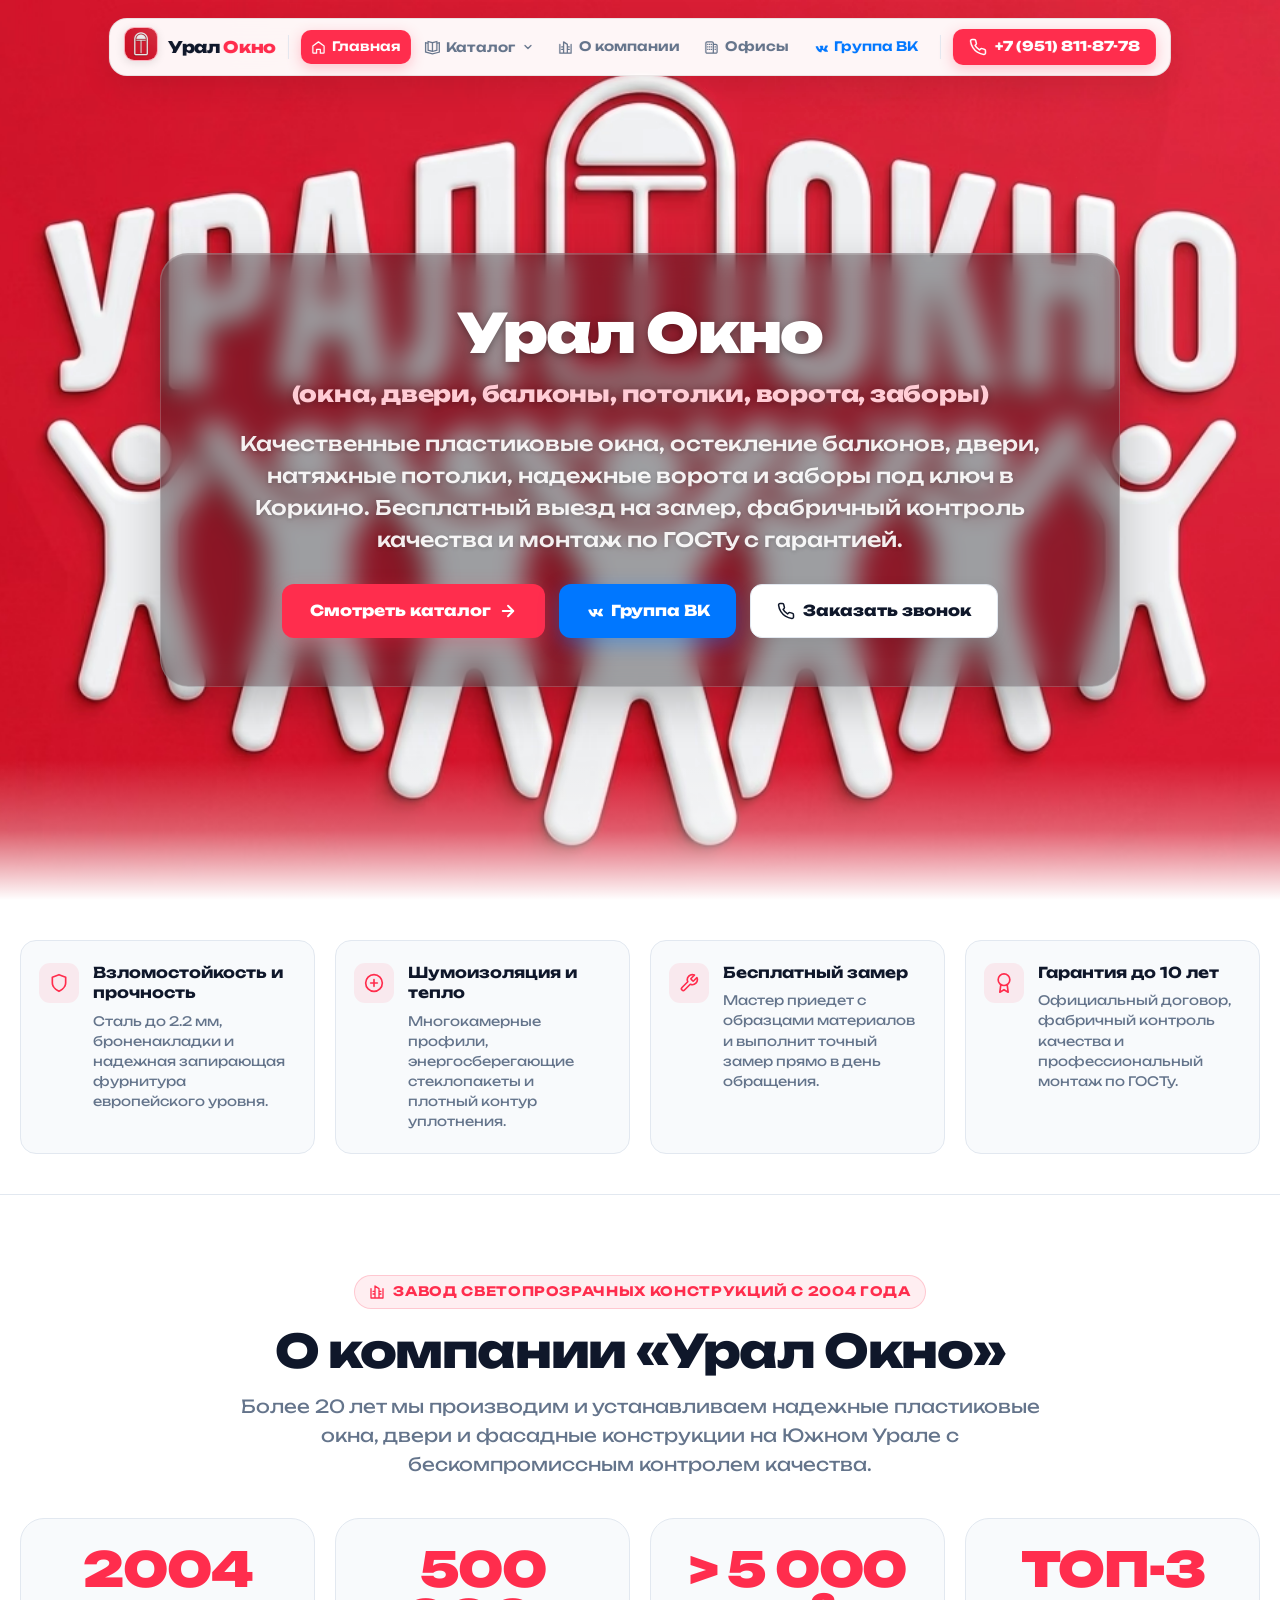
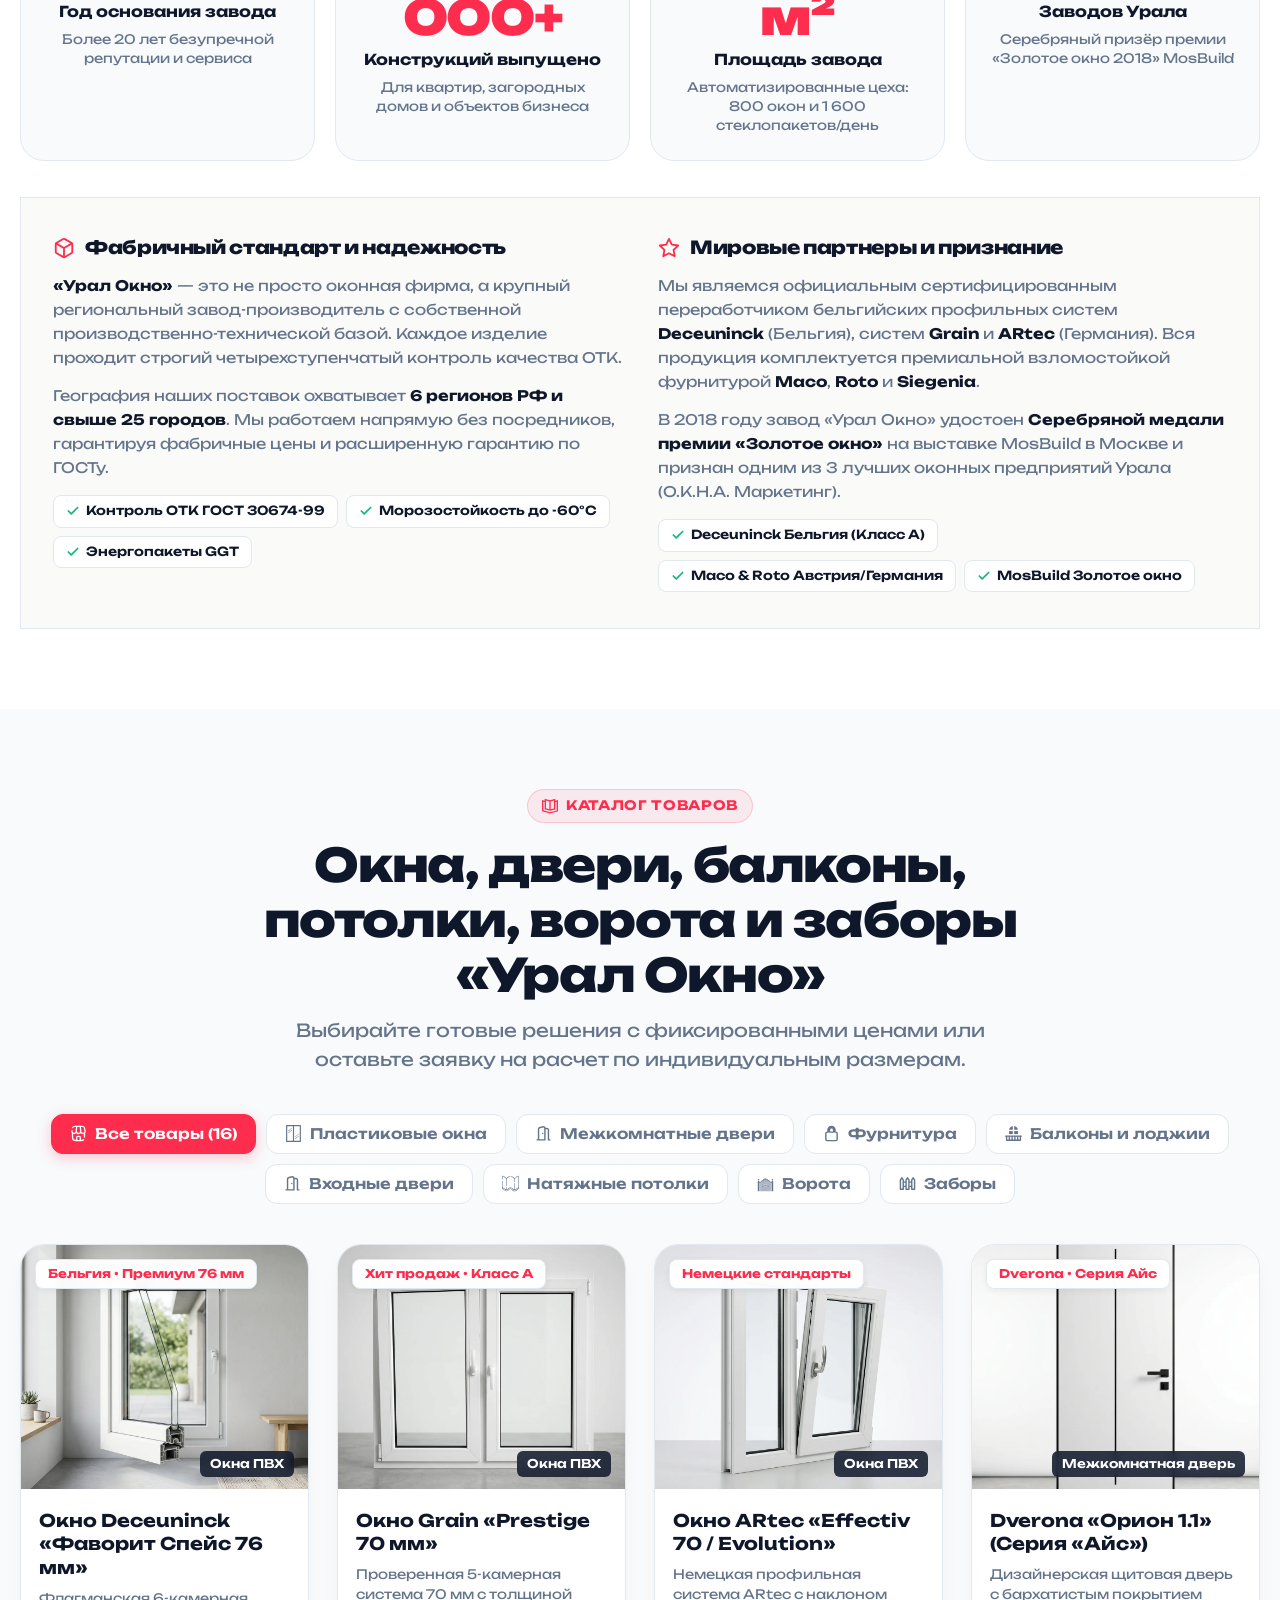
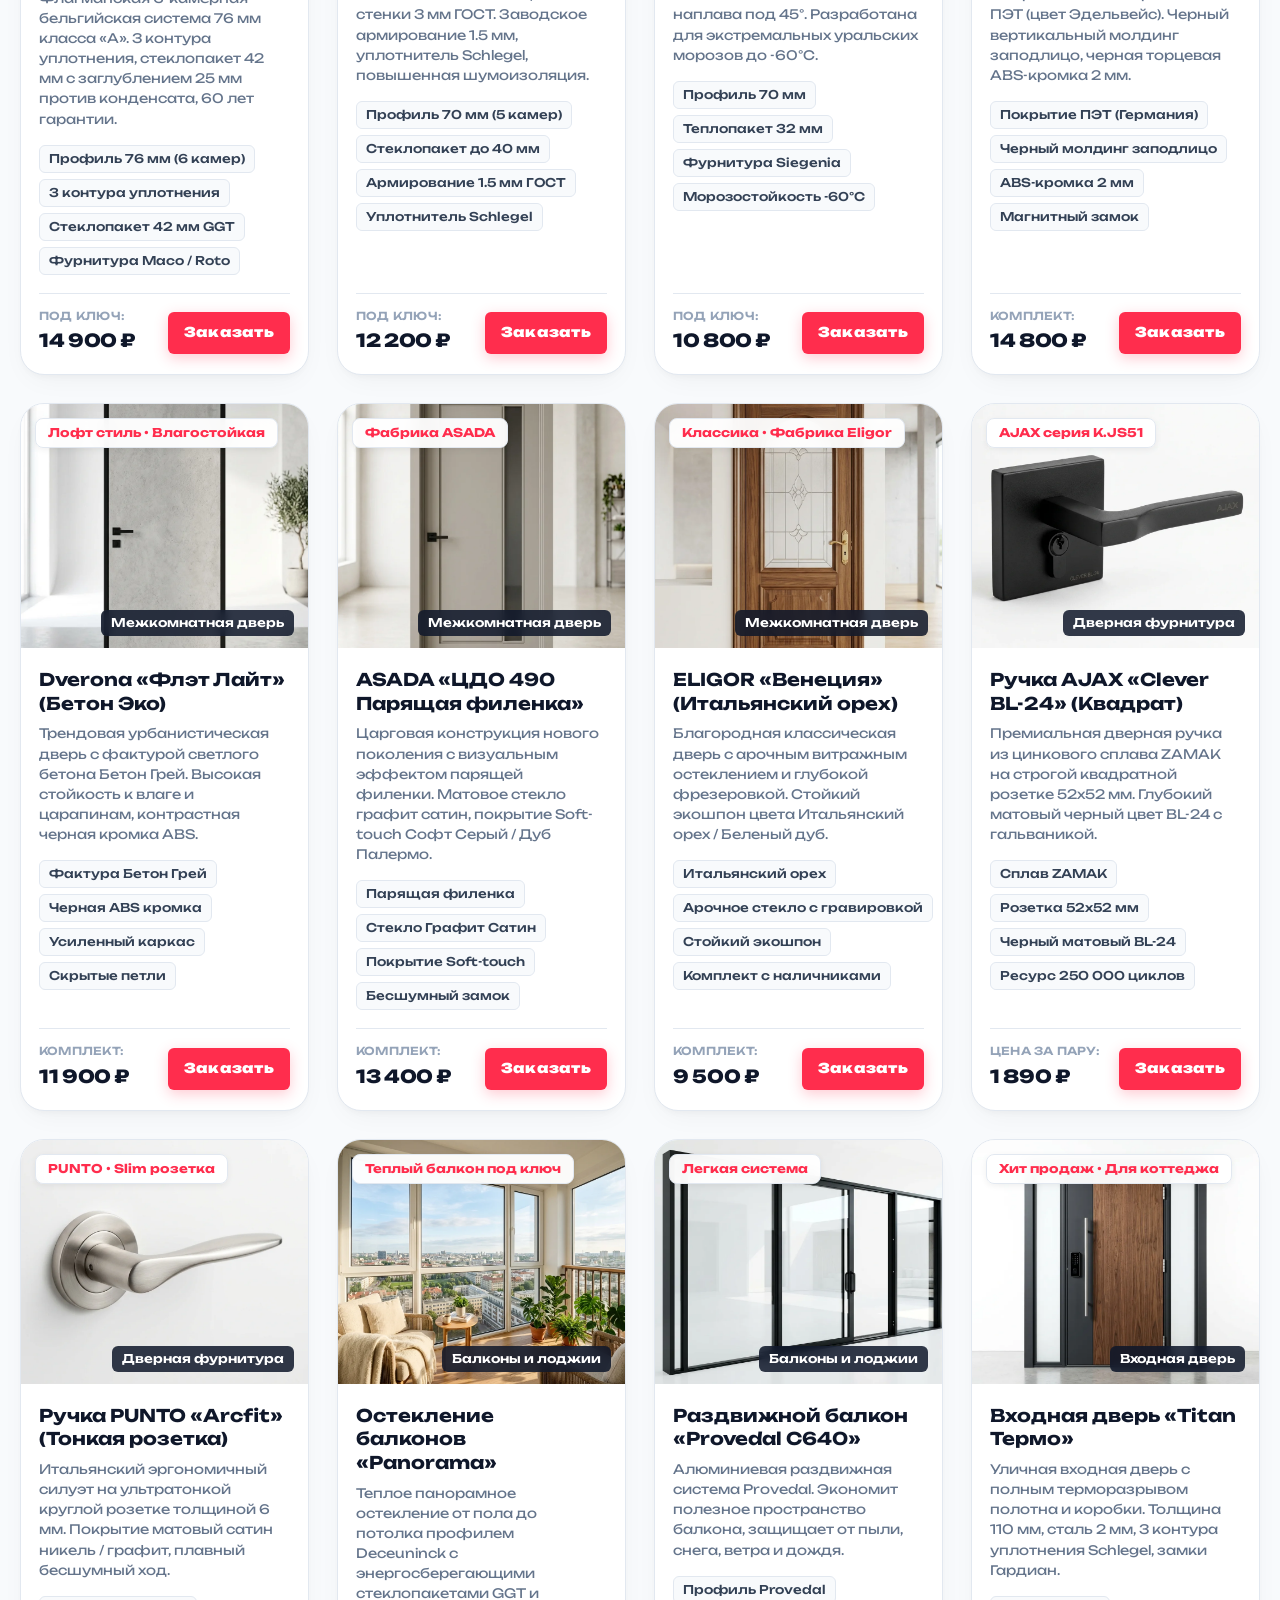
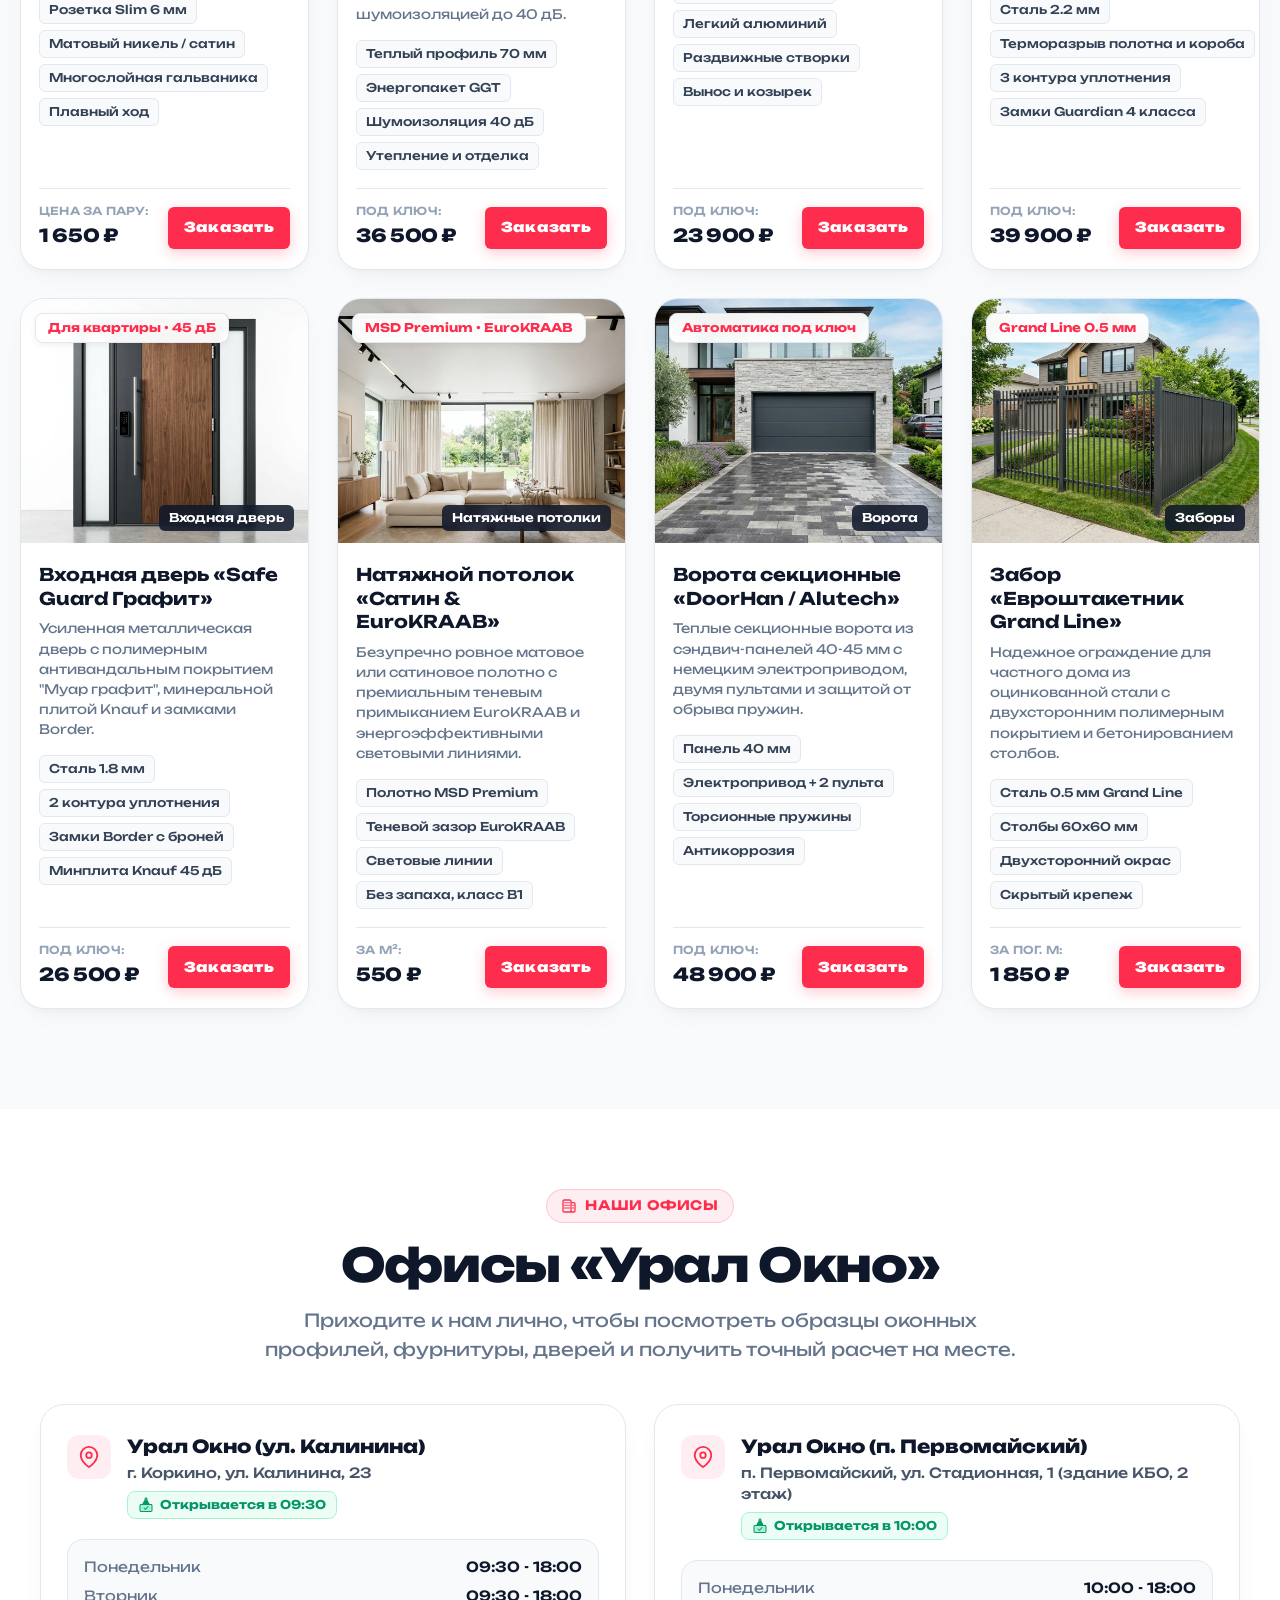
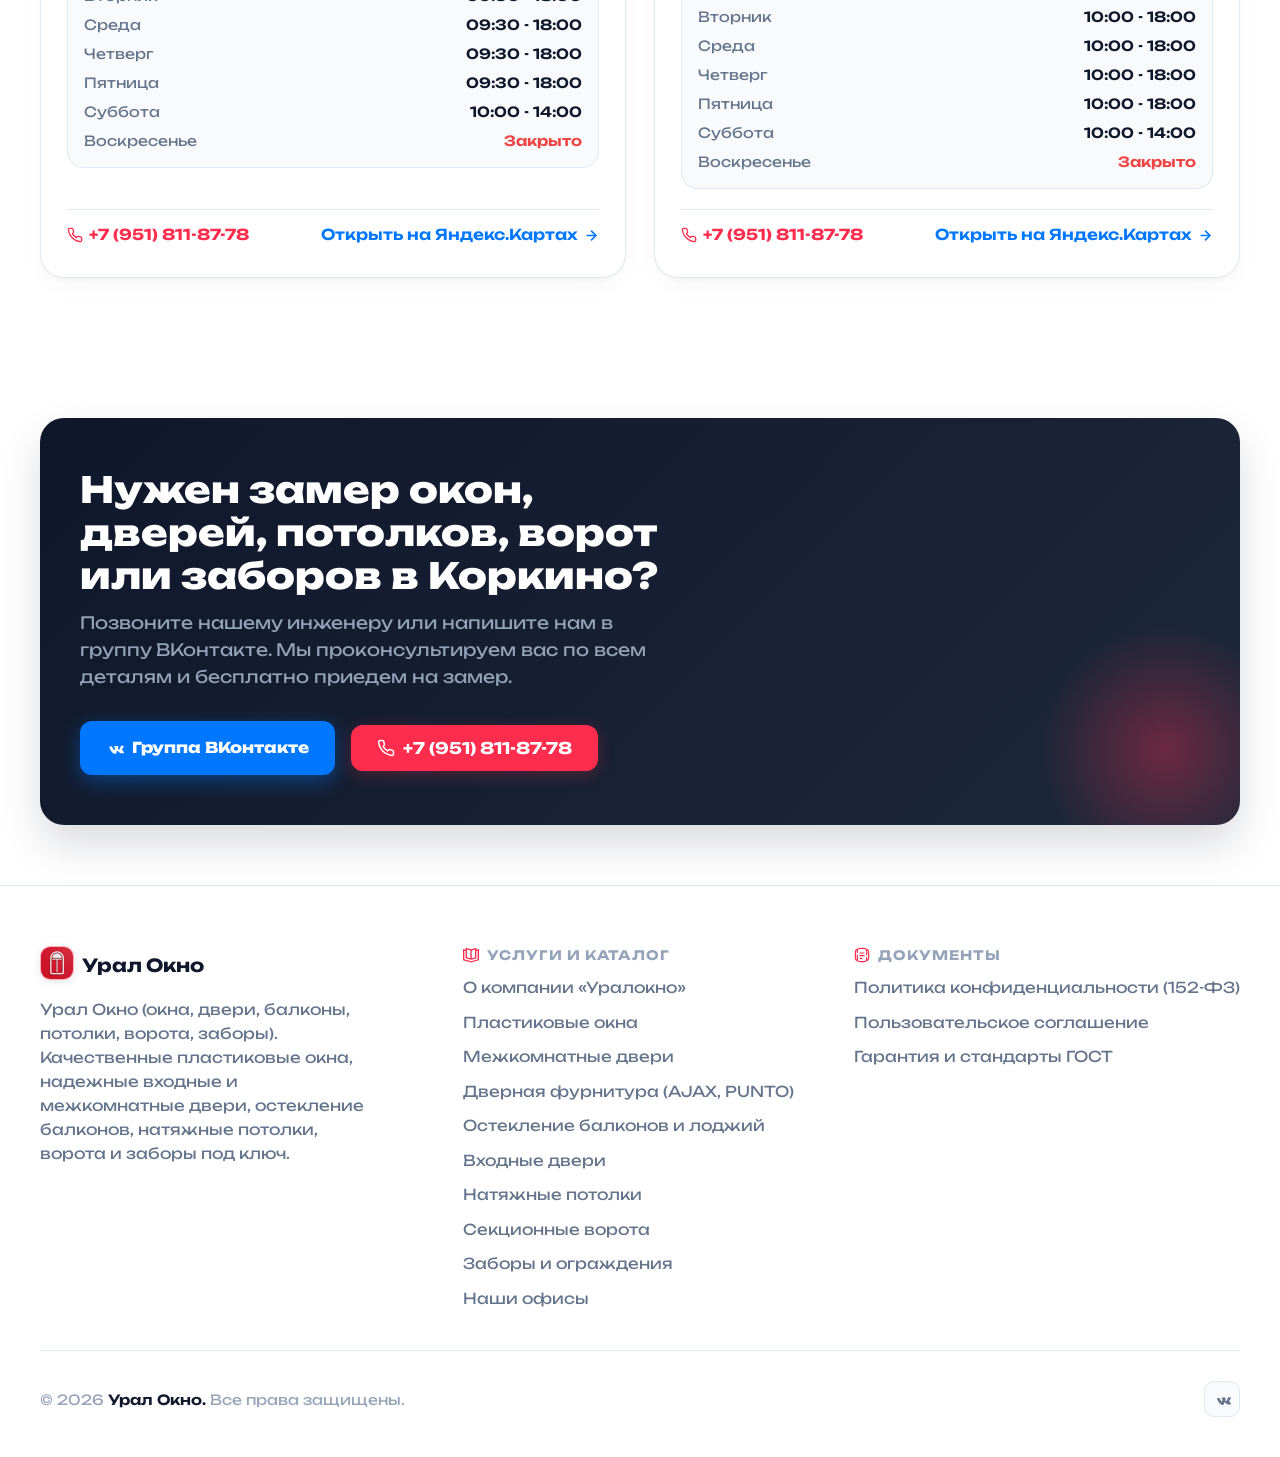
<file: index.html>
<!DOCTYPE html>
<html lang="ru">
<head>
  <meta charset="UTF-8">
  <meta name="viewport" content="width=device-width, initial-scale=1.0">
  <title>Урал Окно — Окна, двери, балконы, натяжные потолки, ворота и заборы в Коркино</title>
  <meta name="description" content="Урал Окно (окна, двери, балконы, потолки, ворота, заборы). Качественные пластиковые окна, остекление балконов, входные и межкомнатные двери, натяжные потолки, надежные ворота и заборы под ключ в Коркино. Телефон: +7 (951) 811-87-78.">
  <meta property="og:title" content="Урал Окно — Окна, двери, балконы, потолки, ворота, заборы в Коркино">
  <meta property="og:description" content="Качественные пластиковые окна, двери, балконы, натяжные потолки, ворота и заборы под ключ. Бесплатный замер. +7 (951) 811-87-78">
  <meta property="og:type" content="website">
  <meta property="og:image" content="images/hero-bg.jpg">
  <link rel="icon" type="image/png" href="images/favicon.png">
  <link rel="alternate icon" type="image/jpeg" href="images/favicon.jpg">
  <link rel="preconnect" href="https://fonts.googleapis.com">
  <link rel="preconnect" href="https://fonts.gstatic.com" crossorigin>
  <link href="https://fonts.googleapis.com/css2?family=Unbounded:wght@300;400;500;600;700;800;900&display=swap" rel="stylesheet">
  <link rel="stylesheet" href="styles.css?v=5">
</head>
<body class="preload">

  <!-- FLOATING NAVBAR (Светлая тема в фирменном стиле) -->
  <header class="navbar">
    <div class="navbar-inner">
      <a href="#" class="nav-brand">
        <picture class="nav-brand-picture"><source srcset="images/logo-avatar.avif" type="image/avif"><source srcset="images/logo-avatar.webp" type="image/webp"><img src="images/logo-avatar.jpg" alt="Урал Окно" class="nav-brand-avatar" width="34" height="34"></picture>
        <span class="nav-brand-title">Урал <span class="brand-accent">Окно</span></span>
      </a>

      <div class="nav-divider"></div>

      <nav class="nav-links">
        <a href="#" class="nav-link">
          <svg viewBox="0 0 24 24" fill="none" stroke="currentColor" stroke-width="2" stroke-linecap="round" stroke-linejoin="round">
            <path d="M3 9.5 12 3l9 6.5V20a1 1 0 0 1-1 1h-5v-6h-6v6H4a1 1 0 0 1-1-1z"></path>
          </svg>
          Главная
        </a>
        <!-- Выпадающее меню каталога товаров и услуг -->
        <div class="nav-dropdown" id="catalogDropdown">
          <button type="button" class="nav-link nav-dropdown-toggle" id="catalogDropdownBtn" aria-expanded="false" aria-haspopup="true">
            <svg viewBox="0 0 24 24" fill="currentColor">
              <path d="M12,23.3L0,20V3l4,1V1l8,2.3L20,1v3l4-1v17L12,23.3z M2,18.5l10,2.8l10-2.7v-13l-2,0.5v11l-8,2.2L4,17V6L2,5.5V18.5z M13,5.1V17l5-1.4v-12L13,5.1z M6,15.5l5,1.4V5.1L6,3.7V15.5z"/>
            </svg>
            <span>Каталог</span>
            <svg class="dropdown-chevron" viewBox="0 0 24 24" fill="none" stroke="currentColor" stroke-width="2.5" stroke-linecap="round" stroke-linejoin="round">
              <polyline points="6 9 12 15 18 9"></polyline>
            </svg>
          </button>

          <div class="nav-dropdown-menu" id="catalogDropdownMenu" role="menu">
            <!-- Окна -->
            <button type="button" class="dropdown-item" onclick="selectCatalogCategory('windows')" role="menuitem">
              <div class="dropdown-item-icon">
                <svg viewBox="-7.82 0 122.88 122.88" fill="currentColor">
                  <path fill-rule="evenodd" d="M4.21,0H103a4.22,4.22,0,0,1,4.21,4.21V118.67a4.23,4.23,0,0,1-4.21,4.21H4.21A4.23,4.23,0,0,1,0,118.67V4.21A4.23,4.23,0,0,1,4.21,0ZM69,80.67a1.8,1.8,0,0,1,2.12,2.9l-4.87,3.59a1.8,1.8,0,0,1-2.12-2.9L69,80.67Zm19.12-16a1.8,1.8,0,1,1,2.33,2.74L75.9,79.72A1.8,1.8,0,1,1,73.58,77L88.11,64.65ZM89,78.92A1.79,1.79,0,1,1,91.3,81.7L68.41,100.39a1.79,1.79,0,1,1-2.26-2.78L89,78.92ZM37.18,42.55a1.8,1.8,0,1,1-2.13-2.9l4.87-3.59A1.8,1.8,0,1,1,42,39l-4.86,3.59Zm-19.13,16a1.8,1.8,0,1,1-2.32-2.74L30.26,43.5a1.8,1.8,0,0,1,2.32,2.74L18.05,58.57ZM17.13,44.3a1.79,1.79,0,0,1-2.26-2.78L37.75,22.83A1.79,1.79,0,1,1,40,25.61L17.13,44.3Zm-8.76-36H49.5V114.61H8.37V8.27Zm49.36,0H98.86V114.61H57.73V8.27Z"/>
                </svg>
              </div>
              <div class="dropdown-item-text">
                <strong>Пластиковые окна</strong>
                <small>От 4 200 ₽/м² • Rehau, Veka</small>
              </div>
            </button>

            <!-- Балконы -->
            <button type="button" class="dropdown-item" onclick="selectCatalogCategory('patio')" role="menuitem">
              <div class="dropdown-item-icon">
                <svg viewBox="0 0 512 512" fill="currentColor">
                  <rect x="121.081" y="183.421" width="114.162" height="89.946"/>
                  <path d="M122.964,141.904h112.279V31.069C178.014,39.943,132.568,84.916,122.964,141.904z"/>
                  <path d="M276.757,31.069v110.836h112.279C379.432,84.916,333.986,39.943,276.757,31.069z"/>
                  <rect x="276.757" y="183.421" width="114.162" height="89.946"/>
                  <path d="M491.243,314.877h-27.676h-31.135h-20.757h-20.757h-10.378h-83.027h-20.757H256h-20.757h-20.757h-83.027h-10.378h-20.757H79.568H48.432H20.757C9.295,314.877,0,324.171,0,335.634c0,11.463,9.295,20.757,20.757,20.757h6.919v103.784c0,11.463,9.295,20.757,20.757,20.757h83.027h83.027h83.027h83.027h83.027c11.465,0,20.757-9.293,20.757-20.757V356.391h6.919c11.465,0,20.757-9.293,20.757-20.757C512,324.171,502.708,314.877,491.243,314.877z M110.703,371.958v20.757v46.703H69.189v-83.027h10.378h20.757h10.378V371.958z M193.73,371.958v20.757v46.703h-41.513v-46.703v-20.757v-15.568h41.513V371.958z M276.757,371.958v20.757v46.703h-41.514v-46.703v-20.757v-15.568H256h20.757V371.958z M359.784,371.958v20.757v46.703H318.27v-46.703v-20.757v-15.568h41.514V371.958z M442.811,439.418h-41.514v-46.703v-20.757v-15.568h10.378h20.757h10.378V439.418z"/>
                </svg>
              </div>
              <div class="dropdown-item-text">
                <strong>Балконы и лоджии</strong>
                <small>От 28 500 ₽ • Теплое и холодное</small>
              </div>
            </button>

            <!-- Входные двери -->
            <button type="button" class="dropdown-item" onclick="selectCatalogCategory('entrance')" role="menuitem">
              <div class="dropdown-item-icon">
                <svg viewBox="0 0 24 24" fill="none" stroke="currentColor" stroke-width="2" stroke-linecap="round" stroke-linejoin="round">
                  <path d="M3 21.0001L14 21V5.98924C14 4.6252 14 3.94318 13.7187 3.47045C13.472 3.05596 13.0838 2.74457 12.6257 2.59368C12.1032 2.42159 11.4374 2.56954 10.1058 2.86544L7.50582 3.44322C6.6117 3.64191 6.16464 3.74126 5.83093 3.98167C5.53658 4.19373 5.30545 4.48186 5.1623 4.8152C5 5.19312 5 5.65108 5 6.56702V21.0001M13.994 5.00007H15.8C16.9201 5.00007 17.4802 5.00007 17.908 5.21805C18.2843 5.4098 18.5903 5.71576 18.782 6.09209C19 6.51991 19 7.07996 19 8.20007V21.0001H21M11 12.0001H11.01"/>
                </svg>
              </div>
              <div class="dropdown-item-text">
                <strong>Входные двери</strong>
                <small>От 12 500 ₽ • Металлические, терморазрыв</small>
              </div>
            </button>

            <!-- Межкомнатные двери -->
            <button type="button" class="dropdown-item" onclick="selectCatalogCategory('interior')" role="menuitem">
              <div class="dropdown-item-icon">
                <svg viewBox="0 0 24 24" fill="none" stroke="currentColor" stroke-width="2" stroke-linecap="round" stroke-linejoin="round">
                  <path d="M3 21.0001L14 21V5.98924C14 4.6252 14 3.94318 13.7187 3.47045C13.472 3.05596 13.0838 2.74457 12.6257 2.59368C12.1032 2.42159 11.4374 2.56954 10.1058 2.86544L7.50582 3.44322C6.6117 3.64191 6.16464 3.74126 5.83093 3.98167C5.53658 4.19373 5.30545 4.48186 5.1623 4.8152C5 5.19312 5 5.65108 5 6.56702V21.0001M13.994 5.00007H15.8C16.9201 5.00007 17.4802 5.00007 17.908 5.21805C18.2843 5.4098 18.5903 5.71576 18.782 6.09209C19 6.51991 19 7.07996 19 8.20007V21.0001H21M11 12.0001H11.01"/>
                </svg>
              </div>
              <div class="dropdown-item-text">
                <strong>Межкомнатные двери</strong>
                <small>От 9 500 ₽ • Dverona, ASADA, ELIGOR</small>
              </div>
            </button>

            <!-- Дверная фурнитура -->
            <button type="button" class="dropdown-item" onclick="selectCatalogCategory('hardware')" role="menuitem">
              <div class="dropdown-item-icon">
                <svg viewBox="0 0 24 24" fill="none" stroke="currentColor" stroke-width="2" stroke-linecap="round" stroke-linejoin="round">
                  <path d="M12 2a5 5 0 0 0-5 5v3H6a2 2 0 0 0-2 2v8a2 2 0 0 0 2 2h12a2 2 0 0 0 2-2v-8a2 2 0 0 0-2-2h-1V7a5 5 0 0 0-5-5zm-3 8V7a3 3 0 0 1 6 0v3H9z"/>
                </svg>
              </div>
              <div class="dropdown-item-text">
                <strong>Дверная фурнитура</strong>
                <small>От 1 650 ₽ • Ручки AJAX, PUNTO, замки</small>
              </div>
            </button>

            <!-- Потолки -->
            <button type="button" class="dropdown-item" onclick="selectCatalogCategory('ceilings')" role="menuitem">
              <div class="dropdown-item-icon">
                <svg viewBox="0 0 511.999 511.999" fill="currentColor">
                  <path d="M246.858,33.002c-0.794-4.319-4.937-7.172-9.256-6.383c-29.545,5.43-46.818,23.145-60.697,37.38c-14.443,14.814-23.983,24.6-44.933,24.6c-20.949,0-30.49-9.785-44.934-24.6C70.992,47.541,49.014,24.998,7.95,24.998c-4.391,0-7.95,3.56-7.95,7.95v102.207c0,4.391,3.56,7.95,7.95,7.95s7.95-3.56,7.95-7.95V41.239C45.134,43.8,61.278,60.355,75.656,75.103c13.158,13.495,24.79,25.408,45.189,28.571v226.529c0,4.391,3.56,7.95,7.95,7.95s7.95-3.56,7.95-7.95V104.356c24.463-1.483,37.078-14.417,51.546-29.256c12.945-13.278,27.618-28.327,52.185-32.841C244.794,41.465,247.652,37.321,246.858,33.002z"/>
                  <path d="M504.05,24.998c-41.063,0-63.042,22.542-79.092,39.003C410.515,78.814,400.972,88.6,380.023,88.6c-20.951,0-30.492-9.786-44.937-24.601c-13.877-14.232-31.148-31.945-60.686-37.377c-4.319-0.79-8.462,2.064-9.257,6.381c-0.794,4.319,2.063,8.463,6.381,9.257c24.562,4.516,39.233,19.563,52.178,32.839c14.471,14.841,27.088,27.774,51.554,29.256v98.642c0,4.391,3.56,7.95,7.95,7.95s7.95-3.56,7.95-7.95v-99.325c20.397-3.164,32.029-15.077,45.189-28.574c14.377-14.745,30.521-31.3,59.756-33.861v334.759c-36.009,2.685-56.161,23.34-71.139,38.702l-0.002,0.002c-11.61,11.906-20.057,20.561-33.803,23.5V245.4c0-4.391-3.56-7.95-7.95-7.95s-7.95,3.56-7.95,7.95v193.712c-17.719-1.401-26.87-10.772-40.169-24.412c-16.049-16.459-38.028-39.001-79.091-39.001s-63.041,22.543-79.089,39.002c-13.296,13.638-22.446,23.009-40.161,24.411v-66.507c0-4.391-3.56-7.95-7.95-7.95c-4.391,0-7.95,3.56-7.95,7.95v65.596c-13.747-2.938-22.194-11.593-33.806-23.502c-14.979-15.362-35.13-36.018-71.139-38.702V186.037c0-4.391-3.56-7.95-7.95-7.95S0,181.647,0,186.037v229.411c0,4.391,3.56,7.95,7.95,7.95c20.949,0,30.49,9.785,44.934,24.6c16.048,16.459,38.026,39.002,79.089,39.002c41.063,0,63.041-22.543,79.089-39.002c14.443-14.814,23.983-24.6,44.933-24.6s30.492,9.786,44.937,24.601c16.048,16.459,38.027,39.001,79.09,39.001c41.064,0,63.043-22.542,79.091-39.001c14.444-14.814,23.986-24.601,44.936-24.601c4.391,0,7.95-3.56,7.95-7.95v-382.5C512,28.558,508.44,24.998,504.05,24.998z M496.099,407.903L496.099,407.903c-22.408,2.367-34.54,14.812-48.371,28.997c-15.631,16.031-33.347,34.201-67.706,34.201s-52.075-18.17-67.708-34.203c-15.381-15.776-28.666-29.399-56.32-29.399c-27.653,0-40.938,13.625-56.318,29.4c-15.63,16.032-33.346,34.202-67.704,34.202c-34.359,0-52.075-18.17-67.706-34.204c-13.828-14.182-25.964-26.626-48.367-28.993v-15.965c29.234,2.561,45.377,19.116,59.756,33.864c15.381,15.774,28.665,29.398,56.317,29.398c27.653,0,40.938-13.625,56.318-29.4c15.63-16.032,33.346-34.202,67.704-34.202c34.359,0,52.076,18.17,67.706,34.201c15.382,15.777,28.667,29.401,56.321,29.401s40.939-13.625,56.32-29.399l0.002-0.001c14.377-14.745,30.521-31.3,59.756-33.861V407.903z"/>
                </svg>
              </div>
              <div class="dropdown-item-text">
                <strong>Натяжные потолки</strong>
                <small>От 450 ₽/м² • Матовые, сатиновые, глянец</small>
              </div>
            </button>

            <!-- Ворота -->
            <button type="button" class="dropdown-item" onclick="selectCatalogCategory('gates')" role="menuitem">
              <div class="dropdown-item-icon">
                <svg viewBox="0 0 512 512" fill="currentColor">
                  <path d="M248 88v32.652c-5.287.834-10.615 2.448-16 4.63V104h-16v29.16c-1.698.96-3.402 1.953-5.115 2.98-3.598 2.16-7.23 4.48-10.885 6.905V120h-16v34.19c-5.324 3.85-10.664 7.826-16 11.822V152h-16v25.965c-5.402 4.008-10.75 7.9-16 11.592V168h-16v32.213c-1.04.647-2.09 1.312-3.115 1.928-4.448 2.67-8.766 5.003-12.885 6.962V200H88V214.973c-2.89.67-5.575 1.027-8 1.027h-8v-32H24v304h48V232h8c2.658 0 5.324-.23 8-.652V488h16V226.717c5.272-2.138 10.6-4.82 16-7.877V488h16V208.955c5.294-3.512 10.637-7.264 16-11.144V488h16V344h16v144h16V162.443c5.462-3.838 10.81-7.427 16-10.656V296h16V142.898c5.793-2.754 11.188-4.755 16-5.87V296h16V137.027c4.812 1.116 10.207 3.117 16 5.87V296h16V151.787c5.19 3.23 10.538 6.818 16 10.656V488h16V344h16v144h16V197.81c5.363 3.88 10.706 7.633 16 11.145V488h16V218.84c5.4 3.056 10.728 5.74 16 7.877V488h16V231.348c2.676.422 5.342.652 8 .652h8v256h48V184h-48v32h-8c-2.425 0-5.11-.357-8-1.027V200h-16v9.102c-4.12-1.96-8.437-4.292-12.885-6.96-1.026-.617-2.075-1.282-3.115-1.93V168h-16V189.557c-5.252-3.69-10.598-7.584-16-11.592V152h-16v14.012c-5.336-3.996-10.676-7.97-16-11.823V120h-16v23.045c-3.654-2.424-7.287-4.746-10.885-6.904-1.713-1.027-3.417-2.02-5.115-2.98V104h-16v21.283c-5.385-2.183-10.713-3.797-16-4.63V88h-16zM48 120c-13.35 0-24 10.65-24 24s10.65 24 24 24 24-10.65 24-24-10.65-24-24-24zm416 0c-13.35 0-24 10.65-24 24s10.65 24 24 24 24-10.65 24-24-10.65-24-24-24zm-280 54.035V328h-16V185.988c1.6-1.198 3.203-2.39 4.8-3.588 3.75-2.81 7.484-5.608 11.2-8.365zm144 0c3.716 2.757 7.45 5.555 11.2 8.365 1.597 1.2 3.2 2.39 4.8 3.588V328h-16V174.035zM216 312v32h80v-32h-80zm0 48v128h16V360h-16zm32 0v128h16V360h-16zm32 0v128h16V360h-16z"/>
                </svg>
              </div>
              <div class="dropdown-item-text">
                <strong>Гаражные и въездные ворота</strong>
                <small>От 45 000 ₽ • Секционные, откатные, с автоматикой</small>
              </div>
            </button>

            <!-- Заборы -->
            <button type="button" class="dropdown-item" onclick="selectCatalogCategory('fences')" role="menuitem">
              <div class="dropdown-item-icon">
                <svg viewBox="0 0 24 24" fill="none" stroke="currentColor" stroke-width="2" stroke-linecap="round" stroke-linejoin="round">
                  <path d="M6 10H10M14 16H18M14 10H18M6 16H10M10 20H14V7L12 4L10 7V20ZM2 20H6V7L4 4L2 7V20ZM18 20H22V7L20 4L18 7V20Z"/>
                </svg>
              </div>
              <div class="dropdown-item-text">
                <strong>Заборы и ограждения</strong>
                <small>От 1 800 ₽/м.п. • Профнастил, евроштакетник</small>
              </div>
            </button>

            <div class="dropdown-divider"></div>

            <!-- Весь каталог -->
            <button type="button" class="dropdown-item dropdown-item-all" onclick="selectCatalogCategory('all')" role="menuitem">
              <div class="dropdown-item-icon">
                <svg viewBox="0 0 24 24" fill="currentColor">
                  <path d="M12,23.3L0,20V3l4,1V1l8,2.3L20,1v3l4-1v17L12,23.3z M2,18.5l10,2.8l10-2.7v-13l-2,0.5v11l-8,2.2L4,17V6L2,5.5V18.5z M13,5.1V17l5-1.4v-12L13,5.1z M6,15.5l5,1.4V5.1L6,3.7V15.5z"/>
                </svg>
              </div>
              <div class="dropdown-item-text">
                <strong>Смотреть весь каталог</strong>
                <small>Все 16 товаров и категорий с ценами</small>
              </div>
            </button>
          </div>
        </div>
        <a href="#about" class="nav-link">
          <svg viewBox="0 0 24 24" fill="none" stroke="currentColor" stroke-width="2" stroke-linecap="round" stroke-linejoin="round">
            <path d="M3 21h18M3 7v14M21 7v14M6 11h3M6 15h3M15 11h3M15 15h3M9 21V3l6 4v14"/>
          </svg>
          О компании
        </a>
        <a href="#offices" class="nav-link">
          <svg viewBox="0 0 24 24" fill="currentColor">
            <path fill-rule="evenodd" clip-rule="evenodd" d="M5 4C4.44772 4 4 4.44772 4 5V19C4 19.5523 4.44772 20 5 20H12H13C13.5523 20 14 19.5523 14 19V5C14 4.44772 13.5523 4 13 4H5ZM5 22H12H13H19C20.6569 22 22 20.6569 22 19V9C22 7.34315 20.6569 6 19 6H16V5C16 3.34315 14.6569 2 13 2H5C3.34315 2 2 3.34315 2 5V19C2 20.6569 3.34315 22 5 22ZM19 20H15.8293C15.9398 19.6872 16 19.3506 16 19V8H19C19.5523 8 20 8.44772 20 9V19C20 19.5523 19.5523 20 19 20ZM7 14H5V16H7V14ZM8 14H10V16H8V14ZM13 14H11V16H13V14ZM17 14H19V16H17V14ZM19 10H17V12H19V10ZM5 10H7V12H5V10ZM10 10H8V12H10V10ZM11 10H13V12H11V10ZM7 6H5V8H7V6ZM8 6H10V8H8V6ZM13 6H11V8H13V6Z"/>
          </svg>
          Офисы
        </a>
        <a href="https://vk.ru/uraloknokorkino" target="_blank" rel="noopener noreferrer" class="nav-link nav-link-vk">
          <svg viewBox="0 0 24 24" fill="currentColor">
            <path d="M13.162 18.994c.609 0 .858-.406.851-.915-.072-1.35.623-1.92 1.34-1.92.518 0 .854.298 1.258.67 1.077.994 1.83 1.942 2.766 2.083.473.072 1.047.082 1.623.082h2.247c.72 0 .97-.406.744-.993-.393-1.02-2.144-3.155-2.26-3.32-.4-.572-.37-.822 0-1.343.04-.057 1.85-2.584 2.05-3.528.11-.518-.17-.852-.77-.852h-2.28c-.52 0-.82.268-.97.693-.24.678-1.57 3.633-1.98 4.29-.31.498-.53.655-.78.655-.17 0-.36-.082-.44-.225-.26-.456-.27-1.428-.27-2.283 0-1.874.34-2.457-.65-2.698-.44-.108-1.16-.16-1.89-.16-1.23 0-2.31.02-2.91.31-.4.195-.71.63-.52.656.24.032.78.148 1.07.542.37.502.36 1.632.36 1.632s.08 2.203-.49 2.477c-.39.188-.93-.195-2.08-2.222-.59-1.04-1.04-2.19-1.04-2.19s-.09-.214-.24-.33c-.19-.144-.45-.19-.45-.19l-2.17.014c-.65 0-.89.303-.89.638 0 .6 1.15 3.582 3.19 6.273 1.99 2.617 4.27 2.87 5.15 2.87h1.06z"/>
          </svg>
          Группа ВК
        </a>
      </nav>

      <div class="nav-divider"></div>

      <div class="nav-actions">
        <a href="tel:+79518118778" class="btn-nav-call">
          <svg viewBox="0 0 24 24" fill="none" stroke="currentColor" stroke-width="2" stroke-linecap="round" stroke-linejoin="round">
            <path d="M22 16.92v3a2 2 0 0 1-2.18 2 19.79 19.79 0 0 1-8.63-3.07 19.5 19.5 0 0 1-6-6 19.79 19.79 0 0 1-3.07-8.67A2 2 0 0 1 4.11 2h3a2 2 0 0 1 2 1.72 12.84 12.84 0 0 0 .7 2.81 2 2 0 0 1-.45 2.11L8.09 9.91a16 16 0 0 0 6 6l1.27-1.27a2 2 0 0 1 2.11-.45 12.84 12.84 0 0 0 2.81.7A2 2 0 0 1 22 16.92z"></path>
          </svg>
          +7 (951) 811-87-78
        </a>

        <button class="hamburger" id="hamburgerBtn" aria-label="Меню">
          <svg viewBox="0 0 24 24" fill="none" stroke="currentColor" stroke-width="2" stroke-linecap="round">
            <line x1="3" y1="6" x2="21" y2="6"></line>
            <line x1="3" y1="12" x2="21" y2="12"></line>
            <line x1="3" y1="18" x2="21" y2="18"></line>
          </svg>
        </button>
      </div>
    </div>

    <!-- Мобильное меню -->
    <div class="mobile-menu" id="mobileMenu">
      <a href="#" class="mobile-link" onclick="closeMobileMenu()">
        <svg viewBox="0 0 24 24" fill="none" stroke="currentColor" stroke-width="2" stroke-linecap="round" stroke-linejoin="round">
          <path d="M3 9.5 12 3l9 6.5V20a1 1 0 0 1-1 1h-5v-6h-6v6H4a1 1 0 0 1-1-1z"></path>
        </svg>
        Главная
      </a>
      <a href="#products" class="mobile-link" onclick="closeMobileMenu()">
        <svg viewBox="0 0 24 24" fill="currentColor">
          <path d="M12,23.3L0,20V3l4,1V1l8,2.3L20,1v3l4-1v17L12,23.3z M2,18.5l10,2.8l10-2.7v-13l-2,0.5v11l-8,2.2L4,17V6L2,5.5V18.5z M13,5.1V17l5-1.4v-12L13,5.1z M6,15.5l5,1.4V5.1L6,3.7V15.5z"/>
        </svg>
        Каталог & Цены
      </a>
      <a href="#about" class="mobile-link" onclick="closeMobileMenu()">
        <svg viewBox="0 0 24 24" fill="none" stroke="currentColor" stroke-width="2" stroke-linecap="round" stroke-linejoin="round">
          <path d="M3 21h18M3 7v14M21 7v14M6 11h3M6 15h3M15 11h3M15 15h3M9 21V3l6 4v14"/>
        </svg>
        О компании («Уралокно»)
      </a>
      <a href="#products" class="mobile-link" onclick="closeMobileMenu(); filterCategory('windows')">
        <svg viewBox="-7.82 0 122.88 122.88" fill="currentColor">
          <path fill-rule="evenodd" d="M4.21,0H103a4.22,4.22,0,0,1,4.21,4.21V118.67a4.23,4.23,0,0,1-4.21,4.21H4.21A4.23,4.23,0,0,1,0,118.67V4.21A4.23,4.23,0,0,1,4.21,0ZM69,80.67a1.8,1.8,0,0,1,2.12,2.9l-4.87,3.59a1.8,1.8,0,0,1-2.12-2.9L69,80.67Zm19.12-16a1.8,1.8,0,1,1,2.33,2.74L75.9,79.72A1.8,1.8,0,1,1,73.58,77L88.11,64.65ZM89,78.92A1.79,1.79,0,1,1,91.3,81.7L68.41,100.39a1.79,1.79,0,1,1-2.26-2.78L89,78.92ZM37.18,42.55a1.8,1.8,0,1,1-2.13-2.9l4.87-3.59A1.8,1.8,0,1,1,42,39l-4.86,3.59Zm-19.13,16a1.8,1.8,0,1,1-2.32-2.74L30.26,43.5a1.8,1.8,0,0,1,2.32,2.74L18.05,58.57ZM17.13,44.3a1.79,1.79,0,0,1-2.26-2.78L37.75,22.83A1.79,1.79,0,1,1,40,25.61L17.13,44.3Zm-8.76-36H49.5V114.61H8.37V8.27Zm49.36,0H98.86V114.61H57.73V8.27Z"/>
        </svg>
        Пластиковые окна
      </a>
      <a href="#products" class="mobile-link" onclick="closeMobileMenu(); filterCategory('interior')">
        <svg viewBox="0 0 24 24" fill="none" stroke="currentColor" stroke-width="2" stroke-linecap="round" stroke-linejoin="round">
          <path d="M3 21.0001L14 21V5.98924C14 4.6252 14 3.94318 13.7187 3.47045C13.472 3.05596 13.0838 2.74457 12.6257 2.59368C12.1032 2.42159 11.4374 2.56954 10.1058 2.86544L7.50582 3.44322C6.6117 3.64191 6.16464 3.74126 5.83093 3.98167C5.53658 4.19373 5.30545 4.48186 5.1623 4.8152C5 5.19312 5 5.65108 5 6.56702V21.0001M13.994 5.00007H15.8C16.9201 5.00007 17.4802 5.00007 17.908 5.21805C18.2843 5.4098 18.5903 5.71576 18.782 6.09209C19 6.51991 19 7.07996 19 8.20007V21.0001H21M11 12.0001H11.01"/>
        </svg>
        Межкомнатные двери
      </a>
      <a href="#products" class="mobile-link" onclick="closeMobileMenu(); filterCategory('hardware')">
        <svg viewBox="0 0 24 24" fill="none" stroke="currentColor" stroke-width="2" stroke-linecap="round" stroke-linejoin="round">
          <path d="M12 2a5 5 0 0 0-5 5v3H6a2 2 0 0 0-2 2v8a2 2 0 0 0 2 2h12a2 2 0 0 0 2-2v-8a2 2 0 0 0-2-2h-1V7a5 5 0 0 0-5-5zm-3 8V7a3 3 0 0 1 6 0v3H9z"/>
        </svg>
        Дверная фурнитура
      </a>
      <a href="#products" class="mobile-link" onclick="closeMobileMenu(); filterCategory('patio')">
        <svg viewBox="0 0 512 512" fill="currentColor">
          <rect x="121.081" y="183.421" width="114.162" height="89.946"/>
          <path d="M122.964,141.904h112.279V31.069C178.014,39.943,132.568,84.916,122.964,141.904z"/>
          <path d="M276.757,31.069v110.836h112.279C379.432,84.916,333.986,39.943,276.757,31.069z"/>
          <rect x="276.757" y="183.421" width="114.162" height="89.946"/>
          <path d="M491.243,314.877h-27.676h-31.135h-20.757h-20.757h-10.378h-83.027h-20.757H256h-20.757h-20.757h-83.027h-10.378h-20.757H79.568H48.432H20.757C9.295,314.877,0,324.171,0,335.634c0,11.463,9.295,20.757,20.757,20.757h6.919v103.784c0,11.463,9.295,20.757,20.757,20.757h83.027h83.027h83.027h83.027h83.027c11.465,0,20.757-9.293,20.757-20.757V356.391h6.919c11.465,0,20.757-9.293,20.757-20.757C512,324.171,502.708,314.877,491.243,314.877z M110.703,371.958v20.757v46.703H69.189v-83.027h10.378h20.757h10.378V371.958z M193.73,371.958v20.757v46.703h-41.513v-46.703v-20.757v-15.568h41.513V371.958z M276.757,371.958v20.757v46.703h-41.514v-46.703v-20.757v-15.568H256h20.757V371.958z M359.784,371.958v20.757v46.703H318.27v-46.703v-20.757v-15.568h41.514V371.958z M442.811,439.418h-41.514v-46.703v-20.757v-15.568h10.378h20.757h10.378V439.418z"/>
        </svg>
        Балконы и лоджии
      </a>
      <a href="#products" class="mobile-link" onclick="closeMobileMenu(); filterCategory('entrance')">
        <svg viewBox="0 0 24 24" fill="none" stroke="currentColor" stroke-width="2" stroke-linecap="round" stroke-linejoin="round">
          <path d="M3 21.0001L14 21V5.98924C14 4.6252 14 3.94318 13.7187 3.47045C13.472 3.05596 13.0838 2.74457 12.6257 2.59368C12.1032 2.42159 11.4374 2.56954 10.1058 2.86544L7.50582 3.44322C6.6117 3.64191 6.16464 3.74126 5.83093 3.98167C5.53658 4.19373 5.30545 4.48186 5.1623 4.8152C5 5.19312 5 5.65108 5 6.56702V21.0001M13.994 5.00007H15.8C16.9201 5.00007 17.4802 5.00007 17.908 5.21805C18.2843 5.4098 18.5903 5.71576 18.782 6.09209C19 6.51991 19 7.07996 19 8.20007V21.0001H21M11 12.0001H11.01"/>
        </svg>
        Входные двери
      </a>
      <a href="#products" class="mobile-link" onclick="closeMobileMenu(); filterCategory('interior')">
        <svg viewBox="0 0 24 24" fill="none" stroke="currentColor" stroke-width="2" stroke-linecap="round" stroke-linejoin="round">
          <path d="M3 21.0001L14 21V5.98924C14 4.6252 14 3.94318 13.7187 3.47045C13.472 3.05596 13.0838 2.74457 12.6257 2.59368C12.1032 2.42159 11.4374 2.56954 10.1058 2.86544L7.50582 3.44322C6.6117 3.64191 6.16464 3.74126 5.83093 3.98167C5.53658 4.19373 5.30545 4.48186 5.1623 4.8152C5 5.19312 5 5.65108 5 6.56702V21.0001M13.994 5.00007H15.8C16.9201 5.00007 17.4802 5.00007 17.908 5.21805C18.2843 5.4098 18.5903 5.71576 18.782 6.09209C19 6.51991 19 7.07996 19 8.20007V21.0001H21M11 12.0001H11.01"/>
        </svg>
        Межкомнатные двери
      </a>
      <a href="#products" class="mobile-link" onclick="closeMobileMenu(); filterCategory('ceilings')">
        <svg viewBox="0 0 511.999 511.999" fill="currentColor">
          <path d="M246.858,33.002c-0.794-4.319-4.937-7.172-9.256-6.383c-29.545,5.43-46.818,23.145-60.697,37.38c-14.443,14.814-23.983,24.6-44.933,24.6c-20.949,0-30.49-9.785-44.934-24.6C70.992,47.541,49.014,24.998,7.95,24.998c-4.391,0-7.95,3.56-7.95,7.95v102.207c0,4.391,3.56,7.95,7.95,7.95s7.95-3.56,7.95-7.95V41.239C45.134,43.8,61.278,60.355,75.656,75.103c13.158,13.495,24.79,25.408,45.189,28.571v226.529c0,4.391,3.56,7.95,7.95,7.95s7.95-3.56,7.95-7.95V104.356c24.463-1.483,37.078-14.417,51.546-29.256c12.945-13.278,27.618-28.327,52.185-32.841C244.794,41.465,247.652,37.321,246.858,33.002z"/>
          <path d="M504.05,24.998c-41.063,0-63.042,22.542-79.092,39.003C410.515,78.814,400.972,88.6,380.023,88.6c-20.951,0-30.492-9.786-44.937-24.601c-13.877-14.232-31.148-31.945-60.686-37.377c-4.319-0.79-8.462,2.064-9.257,6.381c-0.794,4.319,2.063,8.463,6.381,9.257c24.562,4.516,39.233,19.563,52.178,32.839c14.471,14.841,27.088,27.774,51.554,29.256v98.642c0,4.391,3.56,7.95,7.95,7.95s7.95-3.56,7.95-7.95v-99.325c20.397-3.164,32.029-15.077,45.189-28.574c14.377-14.745,30.521-31.3,59.756-33.861v334.759c-36.009,2.685-56.161,23.34-71.139,38.702l-0.002,0.002c-11.61,11.906-20.057,20.561-33.803,23.5V245.4c0-4.391-3.56-7.95-7.95-7.95s-7.95,3.56-7.95,7.95v193.712c-17.719-1.401-26.87-10.772-40.169-24.412c-16.049-16.459-38.028-39.001-79.091-39.001s-63.041,22.543-79.089,39.002c-13.296,13.638-22.446,23.009-40.161,24.411v-66.507c0-4.391-3.56-7.95-7.95-7.95c-4.391,0-7.95,3.56-7.95,7.95v65.596c-13.747-2.938-22.194-11.593-33.806-23.502c-14.979-15.362-35.13-36.018-71.139-38.702V186.037c0-4.391-3.56-7.95-7.95-7.95S0,181.647,0,186.037v229.411c0,4.391,3.56,7.95,7.95,7.95c20.949,0,30.49,9.785,44.934,24.6c16.048,16.459,38.026,39.002,79.089,39.002c41.063,0,63.041-22.543,79.089-39.002c14.443-14.814,23.983-24.6,44.933-24.6s30.492,9.786,44.937,24.601c16.048,16.459,38.027,39.001,79.09,39.001c41.064,0,63.043-22.542,79.091-39.001c14.444-14.814,23.986-24.601,44.936-24.601c4.391,0,7.95-3.56,7.95-7.95v-382.5C512,28.558,508.44,24.998,504.05,24.998z M496.099,407.903L496.099,407.903c-22.408,2.367-34.54,14.812-48.371,28.997c-15.631,16.031-33.347,34.201-67.706,34.201s-52.075-18.17-67.708-34.203c-15.381-15.776-28.666-29.399-56.32-29.399c-27.653,0-40.938,13.625-56.318,29.4c-15.63,16.032-33.346,34.202-67.704,34.202c-34.359,0-52.075-18.17-67.706-34.204c-13.828-14.182-25.964-26.626-48.367-28.993v-15.965c29.234,2.561,45.377,19.116,59.756,33.864c15.381,15.774,28.665,29.398,56.317,29.398c27.653,0,40.938-13.625,56.318-29.4c15.63-16.032,33.346-34.202,67.704-34.202c34.359,0,52.076,18.17,67.706,34.201c15.382,15.777,28.667,29.401,56.321,29.401s40.939-13.625,56.32-29.399l0.002-0.001c14.377-14.745,30.521-31.3,59.756-33.861V407.903z"/>
        </svg>
        Натяжные потолки
      </a>
      <a href="#products" class="mobile-link" onclick="closeMobileMenu(); filterCategory('gates')">
        <svg viewBox="0 0 512 512" fill="currentColor">
          <path d="M248 88v32.652c-5.287.834-10.615 2.448-16 4.63V104h-16v29.16c-1.698.96-3.402 1.953-5.115 2.98-3.598 2.16-7.23 4.48-10.885 6.905V120h-16v34.19c-5.324 3.85-10.664 7.826-16 11.822V152h-16v25.965c-5.402 4.008-10.75 7.9-16 11.592V168h-16v32.213c-1.04.647-2.09 1.312-3.115 1.928-4.448 2.67-8.766 5.003-12.885 6.962V200H88V214.973c-2.89.67-5.575 1.027-8 1.027h-8v-32H24v304h48V232h8c2.658 0 5.324-.23 8-.652V488h16V226.717c5.272-2.138 10.6-4.82 16-7.877V488h16V208.955c5.294-3.512 10.637-7.264 16-11.144V488h16V344h16v144h16V162.443c5.462-3.838 10.81-7.427 16-10.656V296h16V142.898c5.793-2.754 11.188-4.755 16-5.87V296h16V137.027c4.812 1.116 10.207 3.117 16 5.87V296h16V151.787c5.19 3.23 10.538 6.818 16 10.656V488h16V344h16v144h16V197.81c5.363 3.88 10.706 7.633 16 11.145V488h16V218.84c5.4 3.056 10.728 5.74 16 7.877V488h16V231.348c2.676.422 5.342.652 8 .652h8v256h48V184h-48v32h-8c-2.425 0-5.11-.357-8-1.027V200h-16v9.102c-4.12-1.96-8.437-4.292-12.885-6.96-1.026-.617-2.075-1.282-3.115-1.93V168h-16V189.557c-5.252-3.69-10.598-7.584-16-11.592V152h-16v14.012c-5.336-3.996-10.676-7.97-16-11.823V120h-16v23.045c-3.654-2.424-7.287-4.746-10.885-6.904-1.713-1.027-3.417-2.02-5.115-2.98V104h-16v21.283c-5.385-2.183-10.713-3.797-16-4.63V88h-16zM48 120c-13.35 0-24 10.65-24 24s10.65 24 24 24 24-10.65 24-24-10.65-24-24-24zm416 0c-13.35 0-24 10.65-24 24s10.65 24 24 24 24-10.65 24-24-10.65-24-24-24zm-280 54.035V328h-16V185.988c1.6-1.198 3.203-2.39 4.8-3.588 3.75-2.81 7.484-5.608 11.2-8.365zm144 0c3.716 2.757 7.45 5.555 11.2 8.365 1.597 1.2 3.2 2.39 4.8 3.588V328h-16V174.035zM216 312v32h80v-32h-80zm0 48v128h16V360h-16zm32 0v128h16V360h-16zm32 0v128h16V360h-16z"/>
        </svg>
        Ворота
      </a>
      <a href="#products" class="mobile-link" onclick="closeMobileMenu(); filterCategory('fences')">
        <svg viewBox="0 0 24 24" fill="none" stroke="currentColor" stroke-width="2" stroke-linecap="round" stroke-linejoin="round">
          <path d="M6 10H10M14 16H18M14 10H18M6 16H10M10 20H14V7L12 4L10 7V20ZM2 20H6V7L4 4L2 7V20ZM18 20H22V7L20 4L18 7V20Z"/>
        </svg>
        Заборы
      </a>
      <a href="#offices" class="mobile-link" onclick="closeMobileMenu()">
        <svg viewBox="0 0 24 24" fill="currentColor">
          <path fill-rule="evenodd" clip-rule="evenodd" d="M5 4C4.44772 4 4 4.44772 4 5V19C4 19.5523 4.44772 20 5 20H12H13C13.5523 20 14 19.5523 14 19V5C14 4.44772 13.5523 4 13 4H5ZM5 22H12H13H19C20.6569 22 22 20.6569 22 19V9C22 7.34315 20.6569 6 19 6H16V5C16 3.34315 14.6569 2 13 2H5C3.34315 2 2 3.34315 2 5V19C2 20.6569 3.34315 22 5 22ZM19 20H15.8293C15.9398 19.6872 16 19.3506 16 19V8H19C19.5523 8 20 8.44772 20 9V19C20 19.5523 19.5523 20 19 20ZM7 14H5V16H7V14ZM8 14H10V16H8V14ZM13 14H11V16H13V14ZM17 14H19V16H17V14ZM19 10H17V12H19V10ZM5 10H7V12H5V10ZM10 10H8V12H10V10ZM11 10H13V12H11V10ZM7 6H5V8H7V6ZM8 6H10V8H8V6ZM13 6H11V8H13V6Z"/>
        </svg>
        Наши офисы
      </a>
      <a href="https://vk.ru/uraloknokorkino" target="_blank" rel="noopener noreferrer" class="mobile-link" style="color: #0077ff;">
        <svg viewBox="0 0 24 24" fill="currentColor">
          <path d="M13.162 18.994c.609 0 .858-.406.851-.915-.072-1.35.623-1.92 1.34-1.92.518 0 .854.298 1.258.67 1.077.994 1.83 1.942 2.766 2.083.473.072 1.047.082 1.623.082h2.247c.72 0 .97-.406.744-.993-.393-1.02-2.144-3.155-2.26-3.32-.4-.572-.37-.822 0-1.343.04-.057 1.85-2.584 2.05-3.528.11-.518-.17-.852-.77-.852h-2.28c-.52 0-.82.268-.97.693-.24.678-1.57 3.633-1.98 4.29-.31.498-.53.655-.78.655-.17 0-.36-.082-.44-.225-.26-.456-.27-1.428-.27-2.283 0-1.874.34-2.457-.65-2.698-.44-.108-1.16-.16-1.89-.16-1.23 0-2.31.02-2.91.31-.4.195-.71.63-.52.656.24.032.78.148 1.07.542.37.502.36 1.632.36 1.632s.08 2.203-.49 2.477c-.39.188-.93-.195-2.08-2.222-.59-1.04-1.04-2.19-1.04-2.19s-.09-.214-.24-.33c-.19-.144-.45-.19-.45-.19l-2.17.014c-.65 0-.89.303-.89.638 0 .6 1.15 3.582 3.19 6.273 1.99 2.617 4.27 2.87 5.15 2.87h1.06z"/>
        </svg>
        ВКонтакте: vk.ru/uraloknokorkino
      </a>
      <div style="height: 1px; background: var(--outline); margin: 4px 0;"></div>
      <a href="tel:+79518118778" class="btn-primary" style="width: 100%; height: 44px; font-size: 14px; text-decoration: none;">
        Позвонить: +7 (951) 811-87-78
      </a>
    </div>
    <script>
      (function() {
        var saved = sessionStorage.getItem('uralokno_active_nav');
        var hash = window.location.hash;
        var current = (hash && hash !== '#') ? hash.replace('#', '') : (saved || 'home');
        var links = document.querySelectorAll('.nav-links .nav-link, .mobile-menu .mobile-link');
        var matched = false;
        links.forEach(function(l) {
          var href = l.getAttribute('href');
          var isMatch = href === ('#' + current) || 
                        (current === 'home' && (href === '#' || href === '#home')) ||
                        (current === 'products' && l.id === 'catalogDropdownBtn');
          if (isMatch) {
            l.classList.add('active');
            matched = true;
          } else {
            l.classList.remove('active');
          }
        });
        if (!matched) {
          var first = document.querySelector('.nav-links .nav-link');
          if (first) first.classList.add('active');
        }
      })();
    </script>
  </header>

  <!-- HERO SECTION (Фон hero.jpg, четкий контрастный текст на полупрозрачной плашке) -->
  <section class="hero" id="home">
    <div class="hero-bg">
      <picture>
        <source srcset="images/hero-bg.avif" type="image/avif">
        <source srcset="images/hero-bg.webp" type="image/webp">
        <img src="images/hero-bg.jpg" alt="Урал Окно">
      </picture>
    </div>

    <!-- Карточка с контрастным текстом на полупрозрачной плашке -->
    <div class="hero-content anim-fade-up">
      <h1 class="hero-title">
        Урал Окно
      </h1>

      <p class="hero-subtitle-tag">
        (окна, двери, балконы, потолки, ворота, заборы)
      </p>

      <p class="hero-desc">
        Качественные пластиковые окна, остекление балконов, двери, натяжные потолки, надежные ворота и заборы под ключ в Коркино. 
        Бесплатный выезд на замер, фабричный контроль качества и монтаж по ГОСТу с гарантией.
      </p>

      <div class="hero-actions">
        <a href="#products" class="btn-primary">
          <span>Смотреть каталог</span>
          <svg viewBox="0 0 24 24" fill="none" stroke="currentColor" stroke-width="2.5" stroke-linecap="round" stroke-linejoin="round">
            <line x1="5" y1="12" x2="19" y2="12"></line>
            <polyline points="12 5 19 12 12 19"></polyline>
          </svg>
        </a>

        <a href="https://vk.ru/uraloknokorkino" target="_blank" rel="noopener noreferrer" class="btn-vk">
          <svg viewBox="0 0 24 24" fill="currentColor">
            <path d="M13.162 18.994c.609 0 .858-.406.851-.915-.072-1.35.623-1.92 1.34-1.92.518 0 .854.298 1.258.67 1.077.994 1.83 1.942 2.766 2.083.473.072 1.047.082 1.623.082h2.247c.72 0 .97-.406.744-.993-.393-1.02-2.144-3.155-2.26-3.32-.4-.572-.37-.822 0-1.343.04-.057 1.85-2.584 2.05-3.528.11-.518-.17-.852-.77-.852h-2.28c-.52 0-.82.268-.97.693-.24.678-1.57 3.633-1.98 4.29-.31.498-.53.655-.78.655-.17 0-.36-.082-.44-.225-.26-.456-.27-1.428-.27-2.283 0-1.874.34-2.457-.65-2.698-.44-.108-1.16-.16-1.89-.16-1.23 0-2.31.02-2.91.31-.4.195-.71.63-.52.656.24.032.78.148 1.07.542.37.502.36 1.632.36 1.632s.08 2.203-.49 2.477c-.39.188-.93-.195-2.08-2.222-.59-1.04-1.04-2.19-1.04-2.19s-.09-.214-.24-.33c-.19-.144-.45-.19-.45-.19l-2.17.014c-.65 0-.89.303-.89.638 0 .6 1.15 3.582 3.19 6.273 1.99 2.617 4.27 2.87 5.15 2.87h1.06z"/>
          </svg>
          <span>Группа ВК</span>
        </a>

        <button type="button" class="btn-secondary" onclick="openOrderModal('Заказ звонка из главного экрана')">
          <svg viewBox="0 0 24 24" fill="none" stroke="currentColor" stroke-width="2" stroke-linecap="round" stroke-linejoin="round">
            <path d="M22 16.92v3a2 2 0 0 1-2.18 2 19.79 19.79 0 0 1-8.63-3.07 19.5 19.5 0 0 1-6-6 19.79 19.79 0 0 1-3.07-8.67A2 2 0 0 1 4.11 2h3a2 2 0 0 1 2 1.72 12.84 12.84 0 0 0 .7 2.81 2 2 0 0 1-.45 2.11L8.09 9.91a16 16 0 0 0 6 6l1.27-1.27a2 2 0 0 1 2.11-.45 12.84 12.84 0 0 0 2.81.7A2 2 0 0 1 22 16.92z"></path>
          </svg>
          <span>Заказать звонок</span>
        </button>
      </div>
    </div>
  </section>

  <!-- ADVANTAGES SECTION -->
  <section class="advantages-section" id="features">
    <div class="advantages-grid">
      <div class="adv-card">
        <div class="adv-icon">
          <svg viewBox="0 0 24 24" fill="none" stroke="currentColor" stroke-width="2" stroke-linecap="round" stroke-linejoin="round">
            <path d="M12 22s8-4 8-10V5l-8-3-8 3v7c0 6 8 10 8 10z"></path>
          </svg>
        </div>
        <div class="adv-content">
          <h3 class="adv-title">Взломостойкость и прочность</h3>
          <p class="adv-desc">Сталь до 2.2 мм, броненакладки и надежная запирающая фурнитура европейского уровня.</p>
        </div>
      </div>

      <div class="adv-card">
        <div class="adv-icon">
          <svg viewBox="0 0 24 24" fill="none" stroke="currentColor" stroke-width="2" stroke-linecap="round" stroke-linejoin="round">
            <circle cx="12" cy="12" r="10"></circle>
            <path d="M8 12h8"></path>
            <path d="M12 8v8"></path>
          </svg>
        </div>
        <div class="adv-content">
          <h3 class="adv-title">Шумоизоляция и тепло</h3>
          <p class="adv-desc">Многокамерные профили, энергосберегающие стеклопакеты и плотный контур уплотнения.</p>
        </div>
      </div>

      <div class="adv-card">
        <div class="adv-icon">
          <svg viewBox="0 0 24 24" fill="none" stroke="currentColor" stroke-width="2" stroke-linecap="round" stroke-linejoin="round">
            <path d="M14.7 6.3a1 1 0 0 0 0 1.4l1.6 1.6a1 1 0 0 0 1.4 0l3.77-3.77a6 6 0 0 1-7.94 7.94l-6.91 6.91a2.12 2.12 0 0 1-3-3l6.91-6.91a6 6 0 0 1 7.94-7.94l-3.76 3.76z"></path>
          </svg>
        </div>
        <div class="adv-content">
          <h3 class="adv-title">Бесплатный замер</h3>
          <p class="adv-desc">Мастер приедет с образцами материалов и выполнит точный замер прямо в день обращения.</p>
        </div>
      </div>

      <div class="adv-card">
        <div class="adv-icon">
          <svg viewBox="0 0 24 24" fill="none" stroke="currentColor" stroke-width="2" stroke-linecap="round" stroke-linejoin="round">
            <circle cx="12" cy="8" r="7"></circle>
            <polyline points="8.21 13.89 7 23 12 20 17 23 15.79 13.88"></polyline>
          </svg>
        </div>
        <div class="adv-content">
          <h3 class="adv-title">Гарантия до 10 лет</h3>
          <p class="adv-desc">Официальный договор, фабричный контроль качества и профессиональный монтаж по ГОСТу.</p>
        </div>
      </div>
  </section>

  <!-- ABOUT COMPANY SECTION («Урал Окно» с 2004 года) -->
  <section class="about-section" id="about">
    <div class="about-container">
      <div class="about-header">
        <div class="section-badge">
          <svg viewBox="0 0 24 24" fill="none" stroke="currentColor" stroke-width="2" stroke-linecap="round" stroke-linejoin="round">
            <path d="M3 21h18M3 7v14M21 7v14M6 11h3M6 15h3M15 11h3M15 15h3M9 21V3l6 4v14"/>
          </svg>
          Завод светопрозрачных конструкций с 2004 года
        </div>
        <h2 class="section-title">О компании «Урал Окно»</h2>
        <p class="section-subtitle">
          Более 20 лет мы производим и устанавливаем надежные пластиковые окна, двери и фасадные конструкции на Южном Урале с бескомпромиссным контролем качества.
        </p>
      </div>

      <!-- Ключевые показатели завода -->
      <div class="about-stats-grid">
        <div class="about-stat-card">
          <div class="about-stat-number">2004</div>
          <div class="about-stat-label">Год основания завода</div>
          <div class="about-stat-desc">Более 20 лет безупречной репутации и сервиса</div>
        </div>

        <div class="about-stat-card">
          <div class="about-stat-number">500 000+</div>
          <div class="about-stat-label">Конструкций выпущено</div>
          <div class="about-stat-desc">Для квартир, загородных домов и объектов бизнеса</div>
        </div>

        <div class="about-stat-card">
          <div class="about-stat-number">&gt; 5 000 м²</div>
          <div class="about-stat-label">Площадь завода</div>
          <div class="about-stat-desc">Автоматизированные цеха: 800 окон и 1 600 стеклопакетов/день</div>
        </div>

        <div class="about-stat-card">
          <div class="about-stat-number">ТОП-3</div>
          <div class="about-stat-label">Заводов Урала</div>
          <div class="about-stat-desc">Серебряный призёр премии «Золотое окно 2018» MosBuild</div>
        </div>
      </div>

      <!-- Детальная информация о заводе и стандартах -->
      <div class="about-details-box">
        <div>
          <h3 class="about-col-title">
            <svg viewBox="0 0 24 24" fill="none" stroke="currentColor" stroke-width="2" stroke-linecap="round" stroke-linejoin="round">
              <path d="M21 16V8a2 2 0 0 0-1-1.73l-7-4a2 2 0 0 0-2 0l-7 4A2 2 0 0 0 3 8v8a2 2 0 0 0 1 1.73l7 4a2 2 0 0 0 2 0l7-4A2 2 0 0 0 21 16z"></path>
              <polyline points="3.27 6.96 12 12.01 20.73 6.96"></polyline>
              <line x1="12" y1="22.08" x2="12" y2="12"></line>
            </svg>
            Фабричный стандарт и надежность
          </h3>
          <p class="about-text">
            <strong>«Урал Окно»</strong> — это не просто оконная фирма, а крупный региональный завод-производитель с собственной производственно-технической базой. Каждое изделие проходит строгий четырехступенчатый контроль качества ОТК.
          </p>
          <p class="about-text">
            География наших поставок охватывает <strong>6 регионов РФ и свыше 25 городов</strong>. Мы работаем напрямую без посредников, гарантируя фабричные цены и расширенную гарантию по ГОСТу.
          </p>
          <div class="about-badges-list">
            <span class="about-pill">
              <svg viewBox="0 0 24 24" fill="none" stroke="currentColor" stroke-width="3" stroke-linecap="round" stroke-linejoin="round"><polyline points="20 6 9 17 4 12"></polyline></svg>
              Контроль ОТК ГОСТ 30674-99
            </span>
            <span class="about-pill">
              <svg viewBox="0 0 24 24" fill="none" stroke="currentColor" stroke-width="3" stroke-linecap="round" stroke-linejoin="round"><polyline points="20 6 9 17 4 12"></polyline></svg>
              Морозостойкость до -60°C
            </span>
            <span class="about-pill">
              <svg viewBox="0 0 24 24" fill="none" stroke="currentColor" stroke-width="3" stroke-linecap="round" stroke-linejoin="round"><polyline points="20 6 9 17 4 12"></polyline></svg>
              Энергопакеты GGT
            </span>
          </div>
        </div>

        <div>
          <h3 class="about-col-title">
            <svg viewBox="0 0 24 24" fill="none" stroke="currentColor" stroke-width="2" stroke-linecap="round" stroke-linejoin="round">
              <path d="M12 2l3.09 6.26L22 9.27l-5 4.87 1.18 6.88L12 17.77l-6.18 3.25L7 14.14 2 9.27l6.91-1.01L12 2z"></path>
            </svg>
            Мировые партнеры и признание
          </h3>
          <p class="about-text">
            Мы являемся официальным сертифицированным переработчиком бельгийских профильных систем <strong>Deceuninck</strong> (Бельгия), систем <strong>Grain</strong> и <strong>ARtec</strong> (Германия). Вся продукция комплектуется премиальной взломостойкой фурнитурой <strong>Maco</strong>, <strong>Roto</strong> и <strong>Siegenia</strong>.
          </p>
          <p class="about-text">
            В 2018 году завод «Урал Окно» удостоен <strong>Серебряной медали премии «Золотое окно»</strong> на выставке MosBuild в Москве и признан одним из 3 лучших оконных предприятий Урала (О.К.Н.А. Маркетинг).
          </p>
          <div class="about-badges-list">
            <span class="about-pill">
              <svg viewBox="0 0 24 24" fill="none" stroke="currentColor" stroke-width="3" stroke-linecap="round" stroke-linejoin="round"><polyline points="20 6 9 17 4 12"></polyline></svg>
              Deceuninck Бельгия (Класс А)
            </span>
            <span class="about-pill">
              <svg viewBox="0 0 24 24" fill="none" stroke="currentColor" stroke-width="3" stroke-linecap="round" stroke-linejoin="round"><polyline points="20 6 9 17 4 12"></polyline></svg>
              Maco & Roto Австрия/Германия
            </span>
            <span class="about-pill">
              <svg viewBox="0 0 24 24" fill="none" stroke="currentColor" stroke-width="3" stroke-linecap="round" stroke-linejoin="round"><polyline points="20 6 9 17 4 12"></polyline></svg>
              MosBuild Золотое окно
            </span>
          </div>
        </div>
      </div>
    </div>
  </section>

  <!-- PRODUCTS CATALOG (Расширенный ассортимент в рамочках) -->
  <section class="catalog-section" id="products">
    <div class="section-header">
      <div class="section-badge">
        <svg viewBox="0 0 24 24" fill="currentColor">
          <path d="M12,23.3L0,20V3l4,1V1l8,2.3L20,1v3l4-1v17L12,23.3z M2,18.5l10,2.8l10-2.7v-13l-2,0.5v11l-8,2.2L4,17V6L2,5.5V18.5z M13,5.1V17l5-1.4v-12L13,5.1z M6,15.5l5,1.4V5.1L6,3.7V15.5z"/>
        </svg>
        Каталог товаров
      </div>
      <h2 class="section-title">Окна, двери, балконы, потолки, ворота и заборы «Урал Окно»</h2>
      <p class="section-subtitle">
        Выбирайте готовые решения с фиксированными ценами или оставьте заявку на расчет по индивидуальным размерам.
      </p>
    </div>

    <!-- Фильтры категорий -->
    <div class="catalog-filters">
      <button class="filter-btn active" data-filter="all">
        <svg viewBox="0 0 24 24" fill="none" stroke="currentColor" stroke-width="1.8" stroke-linecap="round" stroke-linejoin="round">
          <path d="M3.5 11V14C3.5 17.7712 3.5 19.6569 4.67157 20.8284C5.84315 22 7.72876 22 11.5 22H12.5C16.2712 22 18.1569 22 19.3284 20.8284M20.5 11V14C20.5 15.1698 20.5 16.1581 20.465 17"/>
          <path d="M9.5 2H14.5M9.5 2L8.85 8.52C8.66 10.38 10.13 12 12 12C13.87 12 15.34 10.38 15.15 8.52L14.5 2M9.5 2H7.42C6.51 2 6.06 2 5.67 2.11C4.85 2.33 4.16 2.89 3.78 3.65M9.5 2L8.78 9.25C8.62 10.81 7.3 12 5.73 12C3.8 12 2.35 10.23 2.73 8.34L2.8 8M14.5 2H16.58C17.49 2 17.94 2 18.33 2.11C19.15 2.33 19.84 2.89 20.22 3.65C20.4 4.02 20.49 4.46 20.67 5.35L21.27 8.34C21.65 10.23 20.2 12 18.27 12C16.7 12 15.38 10.81 15.22 9.25L14.5 2Z"/>
          <path d="M9.5 21.5V18.5C9.5 17.57 9.5 17.1 9.7 16.75C9.83 16.52 10.02 16.33 10.25 16.2C10.6 16 11.07 16 12 16C12.93 16 13.4 16 13.75 16.2C13.98 16.33 14.17 16.52 14.3 16.75C14.5 17.1 14.5 17.57 14.5 18.5V21.5"/>
        </svg>
        Все товары (16)
      </button>
      <button class="filter-btn" data-filter="windows">
        <svg viewBox="-7.82 0 122.88 122.88" fill="currentColor">
          <path fill-rule="evenodd" d="M4.21,0H103a4.22,4.22,0,0,1,4.21,4.21V118.67a4.23,4.23,0,0,1-4.21,4.21H4.21A4.23,4.23,0,0,1,0,118.67V4.21A4.23,4.23,0,0,1,4.21,0ZM69,80.67a1.8,1.8,0,0,1,2.12,2.9l-4.87,3.59a1.8,1.8,0,0,1-2.12-2.9L69,80.67Zm19.12-16a1.8,1.8,0,1,1,2.33,2.74L75.9,79.72A1.8,1.8,0,1,1,73.58,77L88.11,64.65ZM89,78.92A1.79,1.79,0,1,1,91.3,81.7L68.41,100.39a1.79,1.79,0,1,1-2.26-2.78L89,78.92ZM37.18,42.55a1.8,1.8,0,1,1-2.13-2.9l4.87-3.59A1.8,1.8,0,1,1,42,39l-4.86,3.59Zm-19.13,16a1.8,1.8,0,1,1-2.32-2.74L30.26,43.5a1.8,1.8,0,0,1,2.32,2.74L18.05,58.57ZM17.13,44.3a1.79,1.79,0,0,1-2.26-2.78L37.75,22.83A1.79,1.79,0,1,1,40,25.61L17.13,44.3Zm-8.76-36H49.5V114.61H8.37V8.27Zm49.36,0H98.86V114.61H57.73V8.27Z"/>
        </svg>
        Пластиковые окна
      </button>
      <button class="filter-btn" data-filter="interior">
        <svg viewBox="0 0 24 24" fill="none" stroke="currentColor" stroke-width="2" stroke-linecap="round" stroke-linejoin="round">
          <path d="M3 21.0001L14 21V5.98924C14 4.6252 14 3.94318 13.7187 3.47045C13.472 3.05596 13.0838 2.74457 12.6257 2.59368C12.1032 2.42159 11.4374 2.56954 10.1058 2.86544L7.50582 3.44322C6.6117 3.64191 6.16464 3.74126 5.83093 3.98167C5.53658 4.19373 5.30545 4.48186 5.1623 4.8152C5 5.19312 5 5.65108 5 6.56702V21.0001M13.994 5.00007H15.8C16.9201 5.00007 17.4802 5.00007 17.908 5.21805C18.2843 5.4098 18.5903 5.71576 18.782 6.09209C19 6.51991 19 7.07996 19 8.20007V21.0001H21M11 12.0001H11.01"/>
        </svg>
        Межкомнатные двери
      </button>
      <button class="filter-btn" data-filter="hardware">
        <svg viewBox="0 0 24 24" fill="none" stroke="currentColor" stroke-width="2" stroke-linecap="round" stroke-linejoin="round">
          <path d="M12 2a5 5 0 0 0-5 5v3H6a2 2 0 0 0-2 2v8a2 2 0 0 0 2 2h12a2 2 0 0 0 2-2v-8a2 2 0 0 0-2-2h-1V7a5 5 0 0 0-5-5zm-3 8V7a3 3 0 0 1 6 0v3H9z"/>
        </svg>
        Фурнитура
      </button>
      <button class="filter-btn" data-filter="patio">
        <svg viewBox="0 0 512 512" fill="currentColor">
          <rect x="121.081" y="183.421" width="114.162" height="89.946"/>
          <path d="M122.964,141.904h112.279V31.069C178.014,39.943,132.568,84.916,122.964,141.904z"/>
          <path d="M276.757,31.069v110.836h112.279C379.432,84.916,333.986,39.943,276.757,31.069z"/>
          <rect x="276.757" y="183.421" width="114.162" height="89.946"/>
          <path d="M491.243,314.877h-27.676h-31.135h-20.757h-20.757h-10.378h-83.027h-20.757H256h-20.757h-20.757h-83.027h-10.378h-20.757H79.568H48.432H20.757C9.295,314.877,0,324.171,0,335.634c0,11.463,9.295,20.757,20.757,20.757h6.919v103.784c0,11.463,9.295,20.757,20.757,20.757h83.027h83.027h83.027h83.027h83.027c11.465,0,20.757-9.293,20.757-20.757V356.391h6.919c11.465,0,20.757-9.293,20.757-20.757C512,324.171,502.708,314.877,491.243,314.877z M110.703,371.958v20.757v46.703H69.189v-83.027h10.378h20.757h10.378V371.958z M193.73,371.958v20.757v46.703h-41.513v-46.703v-20.757v-15.568h41.513V371.958z M276.757,371.958v20.757v46.703h-41.514v-46.703v-20.757v-15.568H256h20.757V371.958z M359.784,371.958v20.757v46.703H318.27v-46.703v-20.757v-15.568h41.514V371.958z M442.811,439.418h-41.514v-46.703v-20.757v-15.568h10.378h20.757h10.378V439.418z"/>
        </svg>
        Балконы и лоджии
      </button>
      <button class="filter-btn" data-filter="entrance">
        <svg viewBox="0 0 24 24" fill="none" stroke="currentColor" stroke-width="2" stroke-linecap="round" stroke-linejoin="round">
          <path d="M3 21.0001L14 21V5.98924C14 4.6252 14 3.94318 13.7187 3.47045C13.472 3.05596 13.0838 2.74457 12.6257 2.59368C12.1032 2.42159 11.4374 2.56954 10.1058 2.86544L7.50582 3.44322C6.6117 3.64191 6.16464 3.74126 5.83093 3.98167C5.53658 4.19373 5.30545 4.48186 5.1623 4.8152C5 5.19312 5 5.65108 5 6.56702V21.0001M13.994 5.00007H15.8C16.9201 5.00007 17.4802 5.00007 17.908 5.21805C18.2843 5.4098 18.5903 5.71576 18.782 6.09209C19 6.51991 19 7.07996 19 8.20007V21.0001H21M11 12.0001H11.01"/>
        </svg>
        Входные двери
      </button>
      <button class="filter-btn" data-filter="ceilings">
        <svg viewBox="0 0 511.999 511.999" fill="currentColor">
          <path d="M246.858,33.002c-0.794-4.319-4.937-7.172-9.256-6.383c-29.545,5.43-46.818,23.145-60.697,37.38c-14.443,14.814-23.983,24.6-44.933,24.6c-20.949,0-30.49-9.785-44.934-24.6C70.992,47.541,49.014,24.998,7.95,24.998c-4.391,0-7.95,3.56-7.95,7.95v102.207c0,4.391,3.56,7.95,7.95,7.95s7.95-3.56,7.95-7.95V41.239C45.134,43.8,61.278,60.355,75.656,75.103c13.158,13.495,24.79,25.408,45.189,28.571v226.529c0,4.391,3.56,7.95,7.95,7.95s7.95-3.56,7.95-7.95V104.356c24.463-1.483,37.078-14.417,51.546-29.256c12.945-13.278,27.618-28.327,52.185-32.841C244.794,41.465,247.652,37.321,246.858,33.002z"/>
          <path d="M504.05,24.998c-41.063,0-63.042,22.542-79.092,39.003C410.515,78.814,400.972,88.6,380.023,88.6c-20.951,0-30.492-9.786-44.937-24.601c-13.877-14.232-31.148-31.945-60.686-37.377c-4.319-0.79-8.462,2.064-9.257,6.381c-0.794,4.319,2.063,8.463,6.381,9.257c24.562,4.516,39.233,19.563,52.178,32.839c14.471,14.841,27.088,27.774,51.554,29.256v98.642c0,4.391,3.56,7.95,7.95,7.95s7.95-3.56,7.95-7.95v-99.325c20.397-3.164,32.029-15.077,45.189-28.574c14.377-14.745,30.521-31.3,59.756-33.861v334.759c-36.009,2.685-56.161,23.34-71.139,38.702l-0.002,0.002c-11.61,11.906-20.057,20.561-33.803,23.5V245.4c0-4.391-3.56-7.95-7.95-7.95s-7.95,3.56-7.95,7.95v193.712c-17.719-1.401-26.87-10.772-40.169-24.412c-16.049-16.459-38.028-39.001-79.091-39.001s-63.041,22.543-79.089,39.002c-13.296,13.638-22.446,23.009-40.161,24.411v-66.507c0-4.391-3.56-7.95-7.95-7.95c-4.391,0-7.95,3.56-7.95,7.95v65.596c-13.747-2.938-22.194-11.593-33.806-23.502c-14.979-15.362-35.13-36.018-71.139-38.702V186.037c0-4.391-3.56-7.95-7.95-7.95S0,181.647,0,186.037v229.411c0,4.391,3.56,7.95,7.95,7.95c20.949,0,30.49,9.785,44.934,24.6c16.048,16.459,38.026,39.002,79.089,39.002c41.063,0,63.041-22.543,79.089-39.002c14.443-14.814,23.983-24.6,44.933-24.6s30.492,9.786,44.937,24.601c16.048,16.459,38.027,39.001,79.09,39.001c41.064,0,63.043-22.542,79.091-39.001c14.444-14.814,23.986-24.601,44.936-24.601c4.391,0,7.95-3.56,7.95-7.95v-382.5C512,28.558,508.44,24.998,504.05,24.998z M496.099,407.903L496.099,407.903c-22.408,2.367-34.54,14.812-48.371,28.997c-15.631,16.031-33.347,34.201-67.706,34.201s-52.075-18.17-67.708-34.203c-15.381-15.776-28.666-29.399-56.32-29.399c-27.653,0-40.938,13.625-56.318,29.4c-15.63,16.032-33.346,34.202-67.704,34.202c-34.359,0-52.075-18.17-67.706-34.204c-13.828-14.182-25.964-26.626-48.367-28.993v-15.965c29.234,2.561,45.377,19.116,59.756,33.864c15.381,15.774,28.665,29.398,56.317,29.398c27.653,0,40.938-13.625,56.318-29.4c15.63-16.032,33.346-34.202,67.704-34.202c34.359,0,52.076,18.17,67.706,34.201c15.382,15.777,28.667,29.401,56.321,29.401s40.939-13.625,56.32-29.399l0.002-0.001c14.377-14.745,30.521-31.3,59.756-33.861V407.903z"/>
        </svg>
        Натяжные потолки
      </button>
      <button class="filter-btn" data-filter="gates">
        <svg viewBox="0 0 512 512" fill="currentColor">
          <path d="M248 88v32.652c-5.287.834-10.615 2.448-16 4.63V104h-16v29.16c-1.698.96-3.402 1.953-5.115 2.98-3.598 2.16-7.23 4.48-10.885 6.905V120h-16v34.19c-5.324 3.85-10.664 7.826-16 11.822V152h-16v25.965c-5.402 4.008-10.75 7.9-16 11.592V168h-16v32.213c-1.04.647-2.09 1.312-3.115 1.928-4.448 2.67-8.766 5.003-12.885 6.962V200H88V214.973c-2.89.67-5.575 1.027-8 1.027h-8v-32H24v304h48V232h8c2.658 0 5.324-.23 8-.652V488h16V226.717c5.272-2.138 10.6-4.82 16-7.877V488h16V208.955c5.294-3.512 10.637-7.264 16-11.144V488h16V344h16v144h16V162.443c5.462-3.838 10.81-7.427 16-10.656V296h16V142.898c5.793-2.754 11.188-4.755 16-5.87V296h16V137.027c4.812 1.116 10.207 3.117 16 5.87V296h16V151.787c5.19 3.23 10.538 6.818 16 10.656V488h16V344h16v144h16V197.81c5.363 3.88 10.706 7.633 16 11.145V488h16V218.84c5.4 3.056 10.728 5.74 16 7.877V488h16V231.348c2.676.422 5.342.652 8 .652h8v256h48V184h-48v32h-8c-2.425 0-5.11-.357-8-1.027V200h-16v9.102c-4.12-1.96-8.437-4.292-12.885-6.96-1.026-.617-2.075-1.282-3.115-1.93V168h-16V189.557c-5.252-3.69-10.598-7.584-16-11.592V152h-16v14.012c-5.336-3.996-10.676-7.97-16-11.823V120h-16v23.045c-3.654-2.424-7.287-4.746-10.885-6.904-1.713-1.027-3.417-2.02-5.115-2.98V104h-16v21.283c-5.385-2.183-10.713-3.797-16-4.63V88h-16zM48 120c-13.35 0-24 10.65-24 24s10.65 24 24 24 24-10.65 24-24-10.65-24-24-24zm416 0c-13.35 0-24 10.65-24 24s10.65 24 24 24 24-10.65 24-24-10.65-24-24-24zm-280 54.035V328h-16V185.988c1.6-1.198 3.203-2.39 4.8-3.588 3.75-2.81 7.484-5.608 11.2-8.365zm144 0c3.716 2.757 7.45 5.555 11.2 8.365 1.597 1.2 3.2 2.39 4.8 3.588V328h-16V174.035zM216 312v32h80v-32h-80zm0 48v128h16V360h-16zm32 0v128h16V360h-16zm32 0v128h16V360h-16z"/>
        </svg>
        Ворота
      </button>
      <button class="filter-btn" data-filter="fences">
        <svg viewBox="0 0 24 24" fill="none" stroke="currentColor" stroke-width="2" stroke-linecap="round" stroke-linejoin="round">
          <path d="M6 10H10M14 16H18M14 10H18M6 16H10M10 20H14V7L12 4L10 7V20ZM2 20H6V7L4 4L2 7V20ZM18 20H22V7L20 4L18 7V20Z"/>
        </svg>
        Заборы
      </button>
    </div>

    <!-- Сетка карточек в рамочках -->
    <div class="products-grid">
      
      <!-- Карточка 1: Окно Deceuninck Фаворит Спейс 76 мм -->
      <article class="product-card" data-category="windows">
        <div class="product-image-frame">
          <picture>
            <source srcset="images/window-favorit-space.webp" type="image/webp">
            <img loading="lazy" src="images/window-favorit-space.jpg" alt="Окно ПВХ Deceuninck Фаворит Спейс 76 мм Урал Окно">
          </picture>
          <span class="product-badge">Бельгия • Премиум 76 мм</span>
          <span class="product-type">Окна ПВХ</span>
        </div>
        <div class="product-body">
          <h3 class="product-name">Окно Deceuninck «Фаворит Спейс 76 мм»</h3>
          <p class="product-desc">
            Флагманская 6-камерная бельгийская система 76 мм класса «А». 3 контура уплотнения, стеклопакет 42 мм с заглублением 25 мм против конденсата, 60 лет гарантии.
          </p>
          <div class="product-specs">
            <span class="spec-pill">Профиль 76 мм (6 камер)</span>
            <span class="spec-pill">3 контура уплотнения</span>
            <span class="spec-pill">Стеклопакет 42 мм GGT</span>
            <span class="spec-pill">Фурнитура Maco / Roto</span>
          </div>
          <div class="product-footer">
            <div class="product-price-box">
              <span class="price-label">Под ключ:</span>
              <span class="product-price">14&nbsp;900&nbsp;₽</span>
            </div>
            <button type="button" class="btn-card-order" onclick="openOrderModal('Окно Deceuninck Фаворит Спейс 76 мм')">
              Заказать
            </button>
          </div>
        </div>
      </article>

      <!-- Карточка 2: Окно Grain Prestige 70 мм -->
      <article class="product-card" data-category="windows">
        <div class="product-image-frame">
          <picture>
            <source srcset="images/window-grain-prestige.webp" type="image/webp">
            <img loading="lazy" src="images/window-grain-prestige.jpg" alt="Окно ПВХ Grain Prestige 70 мм Урал Окно">
          </picture>
          <span class="product-badge">Хит продаж • Класс А</span>
          <span class="product-type">Окна ПВХ</span>
        </div>
        <div class="product-body">
          <h3 class="product-name">Окно Grain «Prestige 70 мм»</h3>
          <p class="product-desc">
            Проверенная 5-камерная система 70 мм с толщиной стенки 3 мм ГОСТ. Заводское армирование 1.5 мм, уплотнитель Schlegel, повышенная шумоизоляция.
          </p>
          <div class="product-specs">
            <span class="spec-pill">Профиль 70 мм (5 камер)</span>
            <span class="spec-pill">Стеклопакет до 40 мм</span>
            <span class="spec-pill">Армирование 1.5 мм ГОСТ</span>
            <span class="spec-pill">Уплотнитель Schlegel</span>
          </div>
          <div class="product-footer">
            <div class="product-price-box">
              <span class="price-label">Под ключ:</span>
              <span class="product-price">12&nbsp;200&nbsp;₽</span>
            </div>
            <button type="button" class="btn-card-order" onclick="openOrderModal('Окно Grain Prestige 70 мм')">
              Заказать
            </button>
          </div>
        </div>
      </article>

      <!-- Карточка 3: Окно ARtec Effectiv 70 -->
      <article class="product-card" data-category="windows">
        <div class="product-image-frame">
          <picture>
            <source srcset="images/window-plastic.webp" type="image/webp">
            <img loading="lazy" src="images/window-plastic.jpg" alt="Окно ПВХ ARtec Effectiv 70 Урал Окно">
          </picture>
          <span class="product-badge">Немецкие стандарты</span>
          <span class="product-type">Окна ПВХ</span>
        </div>
        <div class="product-body">
          <h3 class="product-name">Окно ARtec «Effectiv 70 / Evolution»</h3>
          <p class="product-desc">
            Немецкая профильная система ARtec с наклоном наплава под 45°. Разработана для экстремальных уральских морозов до -60°C.
          </p>
          <div class="product-specs">
            <span class="spec-pill">Профиль 70 мм</span>
            <span class="spec-pill">Теплопакет 32 мм</span>
            <span class="spec-pill">Фурнитура Siegenia</span>
            <span class="spec-pill">Морозостойкость -60°C</span>
          </div>
          <div class="product-footer">
            <div class="product-price-box">
              <span class="price-label">Под ключ:</span>
              <span class="product-price">10&nbsp;800&nbsp;₽</span>
            </div>
            <button type="button" class="btn-card-order" onclick="openOrderModal('Окно ARtec Effectiv 70')">
              Заказать
            </button>
          </div>
        </div>
      </article>

      <!-- Карточка 4: Dverona Орион 1.1 Серия Айс -->
      <article class="product-card" data-category="interior">
        <div class="product-image-frame">
          <picture>
            <source srcset="images/door-dverona-ice.webp" type="image/webp">
            <img loading="lazy" src="images/door-dverona-ice.jpg" alt="Межкомнатная дверь Dverona Орион 1.1 Серия Айс">
          </picture>
          <span class="product-badge">Dverona • Серия Айс</span>
          <span class="product-type">Межкомнатная дверь</span>
        </div>
        <div class="product-body">
          <h3 class="product-name">Dverona «Орион 1.1» (Серия «Айс»)</h3>
          <p class="product-desc">
            Дизайнерская щитовая дверь с бархатистым покрытием ПЭТ (цвет Эдельвейс). Черный вертикальный молдинг заподлицо, черная торцевая ABS-кромка 2 мм.
          </p>
          <div class="product-specs">
            <span class="spec-pill">Покрытие ПЭТ (Германия)</span>
            <span class="spec-pill">Черный молдинг заподлицо</span>
            <span class="spec-pill">ABS-кромка 2 мм</span>
            <span class="spec-pill">Магнитный замок</span>
          </div>
          <div class="product-footer">
            <div class="product-price-box">
              <span class="price-label">Комплект:</span>
              <span class="product-price">14&nbsp;800&nbsp;₽</span>
            </div>
            <button type="button" class="btn-card-order" onclick="openOrderModal('Dverona Орион 1.1 Серия Айс')">
              Заказать
            </button>
          </div>
        </div>
      </article>

      <!-- Карточка 5: Dverona Флэт Лайт Серия Бетон Эко -->
      <article class="product-card" data-category="interior">
        <div class="product-image-frame">
          <picture>
            <source srcset="images/door-dverona-concrete.webp" type="image/webp">
            <img loading="lazy" src="images/door-dverona-concrete.jpg" alt="Межкомнатная дверь Dverona Флэт Лайт Бетон Эко">
          </picture>
          <span class="product-badge">Лофт стиль • Влагостойкая</span>
          <span class="product-type">Межкомнатная дверь</span>
        </div>
        <div class="product-body">
          <h3 class="product-name">Dverona «Флэт Лайт» (Бетон Эко)</h3>
          <p class="product-desc">
            Трендовая урбанистическая дверь с фактурой светлого бетона Бетон Грей. Высокая стойкость к влаге и царапинам, контрастная черная кромка ABS.
          </p>
          <div class="product-specs">
            <span class="spec-pill">Фактура Бетон Грей</span>
            <span class="spec-pill">Черная ABS кромка</span>
            <span class="spec-pill">Усиленный каркас</span>
            <span class="spec-pill">Скрытые петли</span>
          </div>
          <div class="product-footer">
            <div class="product-price-box">
              <span class="price-label">Комплект:</span>
              <span class="product-price">11&nbsp;900&nbsp;₽</span>
            </div>
            <button type="button" class="btn-card-order" onclick="openOrderModal('Dverona Флэт Лайт Бетон')">
              Заказать
            </button>
          </div>
        </div>
      </article>

      <!-- Карточка 6: ASADA ЦДО 490 Парящая филенка -->
      <article class="product-card" data-category="interior">
        <div class="product-image-frame">
          <picture>
            <source srcset="images/door-asada-floating.webp" type="image/webp">
            <img loading="lazy" src="images/door-asada-floating.jpg" alt="Межкомнатная дверь ASADA ЦДО 490 Парящая филенка">
          </picture>
          <span class="product-badge">Фабрика ASADA</span>
          <span class="product-type">Межкомнатная дверь</span>
        </div>
        <div class="product-body">
          <h3 class="product-name">ASADA «ЦДО 490 Парящая филенка»</h3>
          <p class="product-desc">
            Царговая конструкция нового поколения с визуальным эффектом парящей филенки. Матовое стекло графит сатин, покрытие Soft-touch Софт Серый / Дуб Палермо.
          </p>
          <div class="product-specs">
            <span class="spec-pill">Парящая филенка</span>
            <span class="spec-pill">Стекло Графит Сатин</span>
            <span class="spec-pill">Покрытие Soft-touch</span>
            <span class="spec-pill">Бесшумный замок</span>
          </div>
          <div class="product-footer">
            <div class="product-price-box">
              <span class="price-label">Комплект:</span>
              <span class="product-price">13&nbsp;400&nbsp;₽</span>
            </div>
            <button type="button" class="btn-card-order" onclick="openOrderModal('ASADA ЦДО 490')">
              Заказать
            </button>
          </div>
        </div>
      </article>

      <!-- Карточка 7: ELIGOR Венеция Итальянский орех -->
      <article class="product-card" data-category="interior">
        <div class="product-image-frame">
          <picture>
            <source srcset="images/door-eligor-venezia.webp" type="image/webp">
            <img loading="lazy" src="images/door-eligor-venezia.jpg" alt="Межкомнатная дверь ELIGOR Венеция Итальянский орех">
          </picture>
          <span class="product-badge">Классика • Фабрика Eligor</span>
          <span class="product-type">Межкомнатная дверь</span>
        </div>
        <div class="product-body">
          <h3 class="product-name">ELIGOR «Венеция» (Итальянский орех)</h3>
          <p class="product-desc">
            Благородная классическая дверь с арочным витражным остеклением и глубокой фрезеровкой. Стойкий экошпон цвета Итальянский орех / Беленый дуб.
          </p>
          <div class="product-specs">
            <span class="spec-pill">Итальянский орех</span>
            <span class="spec-pill">Арочное стекло с гравировкой</span>
            <span class="spec-pill">Стойкий экошпон</span>
            <span class="spec-pill">Комплект с наличниками</span>
          </div>
          <div class="product-footer">
            <div class="product-price-box">
              <span class="price-label">Комплект:</span>
              <span class="product-price">9&nbsp;500&nbsp;₽</span>
            </div>
            <button type="button" class="btn-card-order" onclick="openOrderModal('ELIGOR Венеция')">
              Заказать
            </button>
          </div>
        </div>
      </article>

      <!-- Карточка 8: Ручка AJAX Clever BL-24 -->
      <article class="product-card" data-category="hardware">
        <div class="product-image-frame">
          <picture>
            <source srcset="images/handle-ajax-clever.webp" type="image/webp">
            <img loading="lazy" src="images/handle-ajax-clever.jpg" alt="Дверная ручка AJAX Clever BL-24 матовый черный">
          </picture>
          <span class="product-badge">AJAX серия K.JS51</span>
          <span class="product-type">Дверная фурнитура</span>
        </div>
        <div class="product-body">
          <h3 class="product-name">Ручка AJAX «Clever BL-24» (Квадрат)</h3>
          <p class="product-desc">
            Премиальная дверная ручка из цинкового сплава ZAMAK на строгой квадратной розетке 52х52 мм. Глубокий матовый черный цвет BL-24 с гальваникой.
          </p>
          <div class="product-specs">
            <span class="spec-pill">Сплав ZAMAK</span>
            <span class="spec-pill">Розетка 52х52 мм</span>
            <span class="spec-pill">Черный матовый BL-24</span>
            <span class="spec-pill">Ресурс 250 000 циклов</span>
          </div>
          <div class="product-footer">
            <div class="product-price-box">
              <span class="price-label">Цена за пару:</span>
              <span class="product-price">1&nbsp;890&nbsp;₽</span>
            </div>
            <button type="button" class="btn-card-order" onclick="openOrderModal('Ручка AJAX Clever BL-24')">
              Заказать
            </button>
          </div>
        </div>
      </article>

      <!-- Карточка 9: Ручка PUNTO Arcfit Slim -->
      <article class="product-card" data-category="hardware">
        <div class="product-image-frame">
          <picture>
            <source srcset="images/handle-punto-arcfit.webp" type="image/webp">
            <img loading="lazy" src="images/handle-punto-arcfit.jpg" alt="Дверная ручка PUNTO Arcfit тонкая розетка Slim">
          </picture>
          <span class="product-badge">PUNTO • Slim розетка</span>
          <span class="product-type">Дверная фурнитура</span>
        </div>
        <div class="product-body">
          <h3 class="product-name">Ручка PUNTO «Arcfit» (Тонкая розетка)</h3>
          <p class="product-desc">
            Итальянский эргономичный силуэт на ультратонкой круглой розетке толщиной 6 мм. Покрытие матовый сатин никель / графит, плавный бесшумный ход.
          </p>
          <div class="product-specs">
            <span class="spec-pill">Розетка Slim 6 мм</span>
            <span class="spec-pill">Матовый никель / сатин</span>
            <span class="spec-pill">Многослойная гальваника</span>
            <span class="spec-pill">Плавный ход</span>
          </div>
          <div class="product-footer">
            <div class="product-price-box">
              <span class="price-label">Цена за пару:</span>
              <span class="product-price">1&nbsp;650&nbsp;₽</span>
            </div>
            <button type="button" class="btn-card-order" onclick="openOrderModal('Ручка PUNTO Arcfit')">
              Заказать
            </button>
          </div>
        </div>
      </article>

      <!-- Карточка 10: Теплое остекление лоджий Panorama -->
      <article class="product-card" data-category="patio">
        <div class="product-image-frame">
          <picture>
            <source srcset="images/balcony-warm-loggia.webp" type="image/webp">
            <img loading="lazy" src="images/balcony-warm-loggia.jpg" alt="Теплое остекление лоджии Урал Окно Panorama">
          </picture>
          <span class="product-badge">Теплый балкон под ключ</span>
          <span class="product-type">Балконы и лоджии</span>
        </div>
        <div class="product-body">
          <h3 class="product-name">Остекление балконов «Panorama»</h3>
          <p class="product-desc">
            Теплое панорамное остекление от пола до потолка профилем Deceuninck с энергосберегающими стеклопакетами GGT и шумоизоляцией до 40 дБ.
          </p>
          <div class="product-specs">
            <span class="spec-pill">Теплый профиль 70 мм</span>
            <span class="spec-pill">Энергопакет GGT</span>
            <span class="spec-pill">Шумоизоляция 40 дБ</span>
            <span class="spec-pill">Утепление и отделка</span>
          </div>
          <div class="product-footer">
            <div class="product-price-box">
              <span class="price-label">Под ключ:</span>
              <span class="product-price">36&nbsp;500&nbsp;₽</span>
            </div>
            <button type="button" class="btn-card-order" onclick="openOrderModal('Остекление Panorama')">
              Заказать
            </button>
          </div>
        </div>
      </article>

      <!-- Карточка 11: Раздвижной балкон Provedal C640 -->
      <article class="product-card" data-category="patio">
        <div class="product-image-frame">
          <picture>
            <source srcset="images/window-patio.webp" type="image/webp">
            <img loading="lazy" src="images/window-patio.jpg" alt="Холодное остекление балкона Provedal">
          </picture>
          <span class="product-badge">Легкая система</span>
          <span class="product-type">Балконы и лоджии</span>
        </div>
        <div class="product-body">
          <h3 class="product-name">Раздвижной балкон «Provedal C640»</h3>
          <p class="product-desc">
            Алюминиевая раздвижная система Provedal. Экономит полезное пространство балкона, защищает от пыли, снега, ветра и дождя.
          </p>
          <div class="product-specs">
            <span class="spec-pill">Профиль Provedal</span>
            <span class="spec-pill">Легкий алюминий</span>
            <span class="spec-pill">Раздвижные створки</span>
            <span class="spec-pill">Вынос и козырек</span>
          </div>
          <div class="product-footer">
            <div class="product-price-box">
              <span class="price-label">Под ключ:</span>
              <span class="product-price">23&nbsp;900&nbsp;₽</span>
            </div>
            <button type="button" class="btn-card-order" onclick="openOrderModal('Балкон Provedal')">
              Заказать
            </button>
          </div>
        </div>
      </article>

      <!-- Карточка 12: Входная дверь Titan Термо -->
      <article class="product-card" data-category="entrance">
        <div class="product-image-frame">
          <picture>
            <source srcset="images/door-entrance.webp" type="image/webp">
            <img loading="lazy" src="images/door-entrance.jpg" alt="Входная дверь Урал Окно Titan Термо">
          </picture>
          <span class="product-badge">Хит продаж • Для коттеджа</span>
          <span class="product-type">Входная дверь</span>
        </div>
        <div class="product-body">
          <h3 class="product-name">Входная дверь «Titan Термо»</h3>
          <p class="product-desc">
            Уличная входная дверь с полным терморазрывом полотна и коробки. Толщина 110 мм, сталь 2 мм, 3 контура уплотнения Schlegel, замки Гардиан.
          </p>
          <div class="product-specs">
            <span class="spec-pill">Сталь 2.2 мм</span>
            <span class="spec-pill">Терморазрыв полотна и короба</span>
            <span class="spec-pill">3 контура уплотнения</span>
            <span class="spec-pill">Замки Guardian 4 класса</span>
          </div>
          <div class="product-footer">
            <div class="product-price-box">
              <span class="price-label">Под ключ:</span>
              <span class="product-price">39&nbsp;900&nbsp;₽</span>
            </div>
            <button type="button" class="btn-card-order" onclick="openOrderModal('Входная дверь Titan Термо')">
              Заказать
            </button>
          </div>
        </div>
      </article>

      <!-- Карточка 13: Входная дверь Safe Guard -->
      <article class="product-card" data-category="entrance">
        <div class="product-image-frame">
          <picture>
            <source srcset="images/door-entrance.webp" type="image/webp">
            <img loading="lazy" src="images/door-entrance.jpg" alt="Входная дверь Урал Окно Safe Guard">
          </picture>
          <span class="product-badge">Для квартиры • 45 дБ</span>
          <span class="product-type">Входная дверь</span>
        </div>
        <div class="product-body">
          <h3 class="product-name">Входная дверь «Safe Guard Графит»</h3>
          <p class="product-desc">
            Усиленная металлическая дверь с полимерным антивандальным покрытием "Муар графит", минеральной плитой Knauf и замками Border.
          </p>
          <div class="product-specs">
            <span class="spec-pill">Сталь 1.8 мм</span>
            <span class="spec-pill">2 контура уплотнения</span>
            <span class="spec-pill">Замки Border с броней</span>
            <span class="spec-pill">Минплита Knauf 45 дБ</span>
          </div>
          <div class="product-footer">
            <div class="product-price-box">
              <span class="price-label">Под ключ:</span>
              <span class="product-price">26&nbsp;500&nbsp;₽</span>
            </div>
            <button type="button" class="btn-card-order" onclick="openOrderModal('Входная дверь Safe Guard')">
              Заказать
            </button>
          </div>
        </div>
      </article>

      <!-- Карточка 14: Натяжной потолок EuroKRAAB -->
      <article class="product-card" data-category="ceilings">
        <div class="product-image-frame">
          <picture>
            <source srcset="images/ceiling-stretch.webp" type="image/webp">
            <img loading="lazy" src="images/ceiling-stretch.jpg" alt="Натяжной потолок Сатин EuroKRAAB Урал Окно">
          </picture>
          <span class="product-badge">MSD Premium • EuroKRAAB</span>
          <span class="product-type">Натяжные потолки</span>
        </div>
        <div class="product-body">
          <h3 class="product-name">Натяжной потолок «Сатин & EuroKRAAB»</h3>
          <p class="product-desc">
            Безупречно ровное матовое или сатиновое полотно с премиальным теневым примыканием EuroKRAAB и энергоэффективными световыми линиями.
          </p>
          <div class="product-specs">
            <span class="spec-pill">Полотно MSD Premium</span>
            <span class="spec-pill">Теневой зазор EuroKRAAB</span>
            <span class="spec-pill">Световые линии</span>
            <span class="spec-pill">Без запаха, класс B1</span>
          </div>
          <div class="product-footer">
            <div class="product-price-box">
              <span class="price-label">За м²:</span>
              <span class="product-price">550&nbsp;₽</span>
            </div>
            <button type="button" class="btn-card-order" onclick="openOrderModal('Натяжной потолок EuroKRAAB')">
              Заказать
            </button>
          </div>
        </div>
      </article>

      <!-- Карточка 15: Секционные гаражные ворота DoorHan / Alutech -->
      <article class="product-card" data-category="gates">
        <div class="product-image-frame">
          <picture>
            <source srcset="images/gates.webp" type="image/webp">
            <img loading="lazy" src="images/gates.jpg" alt="Секционные гаражные ворота Урал Окно DoorHan Alutech">
          </picture>
          <span class="product-badge">Автоматика под ключ</span>
          <span class="product-type">Ворота</span>
        </div>
        <div class="product-body">
          <h3 class="product-name">Ворота секционные «DoorHan / Alutech»</h3>
          <p class="product-desc">
            Теплые секционные ворота из сэндвич-панелей 40-45 мм с немецким электроприводом, двумя пультами и защитой от обрыва пружин.
          </p>
          <div class="product-specs">
            <span class="spec-pill">Панель 40 мм</span>
            <span class="spec-pill">Электропривод + 2 пульта</span>
            <span class="spec-pill">Торсионные пружины</span>
            <span class="spec-pill">Антикоррозия</span>
          </div>
          <div class="product-footer">
            <div class="product-price-box">
              <span class="price-label">Под ключ:</span>
              <span class="product-price">48&nbsp;900&nbsp;₽</span>
            </div>
            <button type="button" class="btn-card-order" onclick="openOrderModal('Секционные ворота DoorHan')">
              Заказать
            </button>
          </div>
        </div>
      </article>

      <!-- Карточка 16: Забор из евроштакетника Grand Line -->
      <article class="product-card" data-category="fences">
        <div class="product-image-frame">
          <picture>
            <source srcset="images/fences.webp" type="image/webp">
            <img loading="lazy" src="images/fences.jpg" alt="Забор из евроштакетника и профнастила Grand Line Урал Окно">
          </picture>
          <span class="product-badge">Grand Line 0.5 мм</span>
          <span class="product-type">Заборы</span>
        </div>
        <div class="product-body">
          <h3 class="product-name">Забор «Евроштакетник Grand Line»</h3>
          <p class="product-desc">
            Надежное ограждение для частного дома из оцинкованной стали с двухсторонним полимерным покрытием и бетонированием столбов.
          </p>
          <div class="product-specs">
            <span class="spec-pill">Сталь 0.5 мм Grand Line</span>
            <span class="spec-pill">Столбы 60х60 мм</span>
            <span class="spec-pill">Двухсторонний окрас</span>
            <span class="spec-pill">Скрытый крепеж</span>
          </div>
          <div class="product-footer">
            <div class="product-price-box">
              <span class="price-label">За пог. м:</span>
              <span class="product-price">1&nbsp;850&nbsp;₽</span>
            </div>
            <button type="button" class="btn-card-order" onclick="openOrderModal('Забор из евроштакетника Grand Line')">
              Заказать
            </button>
          </div>
        </div>
      </article>

    </div>
  </section>

  <!-- OFFICES SECTION (Где находятся наши офисы в Коркино) -->
  <section class="offices-section" id="offices">
    <div class="section-header">
      <div class="section-badge">
        <svg viewBox="0 0 24 24" fill="currentColor">
          <path fill-rule="evenodd" clip-rule="evenodd" d="M5 4C4.44772 4 4 4.44772 4 5V19C4 19.5523 4.44772 20 5 20H12H13C13.5523 20 14 19.5523 14 19V5C14 4.44772 13.5523 4 13 4H5ZM5 22H12H13H19C20.6569 22 22 20.6569 22 19V9C22 7.34315 20.6569 6 19 6H16V5C16 3.34315 14.6569 2 13 2H5C3.34315 2 2 3.34315 2 5V19C2 20.6569 3.34315 22 5 22ZM19 20H15.8293C15.9398 19.6872 16 19.3506 16 19V8H19C19.5523 8 20 8.44772 20 9V19C20 19.5523 19.5523 20 19 20ZM7 14H5V16H7V14ZM8 14H10V16H8V14ZM13 14H11V16H13V14ZM17 14H19V16H17V14ZM19 10H17V12H19V10ZM5 10H7V12H5V10ZM10 10H8V12H10V10ZM11 10H13V12H11V10ZM7 6H5V8H7V6ZM8 6H10V8H8V6ZM13 6H11V8H13V6Z"/>
        </svg>
        Наши офисы
      </div>
      <h2 class="section-title">Офисы «Урал Окно»</h2>
      <p class="section-subtitle">
        Приходите к нам лично, чтобы посмотреть образцы оконных профилей, фурнитуры, дверей и получить точный расчет на месте.
      </p>
    </div>

    <div class="offices-grid">
      
      <!-- Офис 1: ул. Калинина, 23 -->
      <div class="office-card">
        <div class="office-card-header">
          <div class="office-icon">
            <svg viewBox="0 0 24 24" fill="none" stroke="currentColor" stroke-width="2" stroke-linecap="round" stroke-linejoin="round">
              <path d="M21 10c0 7-9 13-9 13s-9-6-9-13a9 9 0 0 1 18 0z"></path>
              <circle cx="12" cy="10" r="3"></circle>
            </svg>
          </div>
          <div class="office-header-content">
            <h3 class="office-title">Урал Окно (ул. Калинина)</h3>
            <p class="office-address">г. Коркино, ул. Калинина, 23</p>
            <span class="office-status-badge">
              <svg viewBox="0 0 32 32" class="office-status-icon">
                <g transform="matrix(1,0,0,1,-288,-48)">
                  <g transform="matrix(1,0,0,1.07692,1.77636e-13,-5.92308)">
                    <path d="M316,65.857C316,65.365 315.789,64.892 315.414,64.544C315.039,64.196 314.53,64 314,64C309.48,64 298.52,64 294,64C293.47,64 292.961,64.196 292.586,64.544C292.211,64.892 292,65.365 292,65.857C292,68.328 292,72.672 292,75.143C292,75.635 292.211,76.108 292.586,76.456C292.961,76.804 293.47,77 294,77C298.52,77 309.48,77 314,77C314.53,77 315.039,76.804 315.414,76.456C315.789,76.108 316,75.635 316,75.143C316,72.672 316,68.328 316,65.857Z" fill="#a7f3d0"/>
                  </g>
                  <path d="M301.374,53.451L296.424,62L294,62C293.204,62 292.441,62.316 291.879,62.879C291.316,63.441 291,64.204 291,65L291,75C291,75.796 291.316,76.559 291.879,77.121C292.441,77.684 293.204,78 294,78C298.52,78 309.48,78 314,78C314.796,78 315.559,77.684 316.121,77.121C316.684,76.559 317,75.796 317,75L317,65C317,64.204 316.684,63.441 316.121,62.879C315.559,62.316 314.796,62 314,62L311.131,62L306.618,53.465C306.861,53.032 307,52.532 307,52C307,50.344 305.656,49 304,49C302.344,49 301,50.344 301,52C301,52.526 301.136,53.021 301.374,53.451ZM294,64L314,64C314.265,64 314.52,64.105 314.707,64.293C314.895,64.48 315,64.735 315,65L315,75C315,75.265 314.895,75.52 314.707,75.707C314.52,75.895 314.265,76 314,76L294,76C293.735,76 293.48,75.895 293.293,75.707C293.105,75.52 293,75.265 293,75C293,75 293,65 293,65C293,64.735 293.105,64.48 293.293,64.293C293.48,64.105 293.735,64 294,64ZM299.293,70.707L302.293,73.707C302.492,73.906 302.765,74.012 303.045,73.999C303.326,73.986 303.588,73.856 303.768,73.64L308.768,67.64C309.122,67.216 309.064,66.585 308.64,66.232C308.216,65.878 307.585,65.936 307.232,66.36L302.933,71.519C302.933,71.519 300.707,69.293 300.707,69.293C300.317,68.903 299.683,68.903 299.293,69.293C298.903,69.683 298.903,70.317 299.293,70.707ZM302.907,54.794L298.735,62L308.869,62L305.064,54.805C304.734,54.931 304.375,55 304,55C303.615,55 303.246,54.927 302.907,54.794ZM304,51C304.552,51 305,51.448 305,52C305,52.552 304.552,53 304,53C303.448,53 303,52.552 303,52C303,51.448 303.448,51 304,51Z" fill="#059669"/>
                </g>
              </svg>
              Открывается в 09:30
            </span>
          </div>
        </div>

        <div class="office-schedule">
          <div class="sched-row"><span>Понедельник</span><strong>09:30 - 18:00</strong></div>
          <div class="sched-row"><span>Вторник</span><strong>09:30 - 18:00</strong></div>
          <div class="sched-row"><span>Среда</span><strong>09:30 - 18:00</strong></div>
          <div class="sched-row"><span>Четверг</span><strong>09:30 - 18:00</strong></div>
          <div class="sched-row"><span>Пятница</span><strong>09:30 - 18:00</strong></div>
          <div class="sched-row"><span>Суббота</span><strong>10:00 - 14:00</strong></div>
          <div class="sched-row weekend"><span>Воскресенье</span><strong>Закрыто</strong></div>
        </div>

        <div class="office-footer">
          <a href="tel:+79518118778" class="office-phone-btn">
            <svg viewBox="0 0 24 24" width="16" height="16" fill="none" stroke="currentColor" stroke-width="2" stroke-linecap="round" stroke-linejoin="round">
              <path d="M22 16.92v3a2 2 0 0 1-2.18 2 19.79 19.79 0 0 1-8.63-3.07 19.5 19.5 0 0 1-6-6 19.79 19.79 0 0 1-3.07-8.67A2 2 0 0 1 4.11 2h3a2 2 0 0 1 2 1.72 12.84 12.84 0 0 0 .7 2.81 2 2 0 0 1-.45 2.11L8.09 9.91a16 16 0 0 0 6 6l1.27-1.27a2 2 0 0 1 2.11-.45 12.84 12.84 0 0 0 2.81.7A2 2 0 0 1 22 16.92z"></path>
            </svg>
            +7 (951) 811-87-78
          </a>
          <a href="https://yandex.ru/maps/?text=Коркино,+ул.+Калинина,+23" target="_blank" rel="noopener noreferrer" class="office-map-link">
            <span>Открыть на Яндекс.Картах</span>
            <svg viewBox="0 0 24 24" width="16" height="16" fill="none" stroke="currentColor" stroke-width="2.5" stroke-linecap="round" stroke-linejoin="round">
              <line x1="5" y1="12" x2="19" y2="12"></line>
              <polyline points="12 5 19 12 12 19"></polyline>
            </svg>
          </a>
        </div>
      </div>

      <!-- Офис 2: п. Первомайский, ул. Стадионная, 1 (здание КБО, 2 этаж) -->
      <div class="office-card">
        <div class="office-card-header">
          <div class="office-icon">
            <svg viewBox="0 0 24 24" fill="none" stroke="currentColor" stroke-width="2" stroke-linecap="round" stroke-linejoin="round">
              <path d="M21 10c0 7-9 13-9 13s-9-6-9-13a9 9 0 0 1 18 0z"></path>
              <circle cx="12" cy="10" r="3"></circle>
            </svg>
          </div>
          <div class="office-header-content">
            <h3 class="office-title">Урал Окно (п. Первомайский)</h3>
            <p class="office-address">п. Первомайский, ул. Стадионная, 1 (здание КБО, 2 этаж)</p>
            <span class="office-status-badge">
              <svg viewBox="0 0 32 32" class="office-status-icon">
                <g transform="matrix(1,0,0,1,-288,-48)">
                  <g transform="matrix(1,0,0,1.07692,1.77636e-13,-5.92308)">
                    <path d="M316,65.857C316,65.365 315.789,64.892 315.414,64.544C315.039,64.196 314.53,64 314,64C309.48,64 298.52,64 294,64C293.47,64 292.961,64.196 292.586,64.544C292.211,64.892 292,65.365 292,65.857C292,68.328 292,72.672 292,75.143C292,75.635 292.211,76.108 292.586,76.456C292.961,76.804 293.47,77 294,77C298.52,77 309.48,77 314,77C314.53,77 315.039,76.804 315.414,76.456C315.789,76.108 316,75.635 316,75.143C316,72.672 316,68.328 316,65.857Z" fill="#a7f3d0"/>
                  </g>
                  <path d="M301.374,53.451L296.424,62L294,62C293.204,62 292.441,62.316 291.879,62.879C291.316,63.441 291,64.204 291,65L291,75C291,75.796 291.316,76.559 291.879,77.121C292.441,77.684 293.204,78 294,78C298.52,78 309.48,78 314,78C314.796,78 315.559,77.684 316.121,77.121C316.684,76.559 317,75.796 317,75L317,65C317,64.204 316.684,63.441 316.121,62.879C315.559,62.316 314.796,62 314,62L311.131,62L306.618,53.465C306.861,53.032 307,52.532 307,52C307,50.344 305.656,49 304,49C302.344,49 301,50.344 301,52C301,52.526 301.136,53.021 301.374,53.451ZM294,64L314,64C314.265,64 314.52,64.105 314.707,64.293C314.895,64.48 315,64.735 315,65L315,75C315,75.265 314.895,75.52 314.707,75.707C314.52,75.895 314.265,76 314,76L294,76C293.735,76 293.48,75.895 293.293,75.707C293.105,75.52 293,75.265 293,75C293,75 293,65 293,65C293,64.735 293.105,64.48 293.293,64.293C293.48,64.105 293.735,64 294,64ZM299.293,70.707L302.293,73.707C302.492,73.906 302.765,74.012 303.045,73.999C303.326,73.986 303.588,73.856 303.768,73.64L308.768,67.64C309.122,67.216 309.064,66.585 308.64,66.232C308.216,65.878 307.585,65.936 307.232,66.36L302.933,71.519C302.933,71.519 300.707,69.293 300.707,69.293C300.317,68.903 299.683,68.903 299.293,69.293C298.903,69.683 298.903,70.317 299.293,70.707ZM302.907,54.794L298.735,62L308.869,62L305.064,54.805C304.734,54.931 304.375,55 304,55C303.615,55 303.246,54.927 302.907,54.794ZM304,51C304.552,51 305,51.448 305,52C305,52.552 304.552,53 304,53C303.448,53 303,52.552 303,52C303,51.448 303.448,51 304,51Z" fill="#059669"/>
                </g>
              </svg>
              Открывается в 10:00
            </span>
          </div>
        </div>

        <div class="office-schedule">
          <div class="sched-row"><span>Понедельник</span><strong>10:00 - 18:00</strong></div>
          <div class="sched-row"><span>Вторник</span><strong>10:00 - 18:00</strong></div>
          <div class="sched-row"><span>Среда</span><strong>10:00 - 18:00</strong></div>
          <div class="sched-row"><span>Четверг</span><strong>10:00 - 18:00</strong></div>
          <div class="sched-row"><span>Пятница</span><strong>10:00 - 18:00</strong></div>
          <div class="sched-row"><span>Суббота</span><strong>10:00 - 14:00</strong></div>
          <div class="sched-row weekend"><span>Воскресенье</span><strong>Закрыто</strong></div>
        </div>

        <div class="office-footer">
          <a href="tel:+79518118778" class="office-phone-btn">
            <svg viewBox="0 0 24 24" width="16" height="16" fill="none" stroke="currentColor" stroke-width="2" stroke-linecap="round" stroke-linejoin="round">
              <path d="M22 16.92v3a2 2 0 0 1-2.18 2 19.79 19.79 0 0 1-8.63-3.07 19.5 19.5 0 0 1-6-6 19.79 19.79 0 0 1-3.07-8.67A2 2 0 0 1 4.11 2h3a2 2 0 0 1 2 1.72 12.84 12.84 0 0 0 .7 2.81 2 2 0 0 1-.45 2.11L8.09 9.91a16 16 0 0 0 6 6l1.27-1.27a2 2 0 0 1 2.11-.45 12.84 12.84 0 0 0 2.81.7A2 2 0 0 1 22 16.92z"></path>
            </svg>
            +7 (951) 811-87-78
          </a>
          <a href="https://yandex.ru/maps/?text=Первомайский,+ул.+Стадионная,+1" target="_blank" rel="noopener noreferrer" class="office-map-link">
            <span>Открыть на Яндекс.Картах</span>
            <svg viewBox="0 0 24 24" width="16" height="16" fill="none" stroke="currentColor" stroke-width="2.5" stroke-linecap="round" stroke-linejoin="round">
              <line x1="5" y1="12" x2="19" y2="12"></line>
              <polyline points="12 5 19 12 12 19"></polyline>
            </svg>
          </a>
        </div>
      </div>

    </div>
  </section>

  <!-- CTA / BANNER SECTION -->
  <section class="cta-banner-section">
    <div class="cta-box">
      <div class="cta-text-side">
        <h2 class="cta-box-title">
          Нужен замер окон, дверей, потолков, ворот или заборов в Коркино?
        </h2>
        <p class="cta-box-desc">
          Позвоните нашему инженеру или напишите нам в группу ВКонтакте. Мы проконсультируем вас по всем деталям и бесплатно приедем на замер.
        </p>
      </div>

      <div class="cta-actions-side">
        <a href="https://vk.ru/uraloknokorkino" target="_blank" rel="noopener noreferrer" class="btn-vk">
          <svg viewBox="0 0 24 24" fill="currentColor">
            <path d="M13.162 18.994c.609 0 .858-.406.851-.915-.072-1.35.623-1.92 1.34-1.92.518 0 .854.298 1.258.67 1.077.994 1.83 1.942 2.766 2.083.473.072 1.047.082 1.623.082h2.247c.72 0 .97-.406.744-.993-.393-1.02-2.144-3.155-2.26-3.32-.4-.572-.37-.822 0-1.343.04-.057 1.85-2.584 2.05-3.528.11-.518-.17-.852-.77-.852h-2.28c-.52 0-.82.268-.97.693-.24.678-1.57 3.633-1.98 4.29-.31.498-.53.655-.78.655-.17 0-.36-.082-.44-.225-.26-.456-.27-1.428-.27-2.283 0-1.874.34-2.457-.65-2.698-.44-.108-1.16-.16-1.89-.16-1.23 0-2.31.02-2.91.31-.4.195-.71.63-.52.656.24.032.78.148 1.07.542.37.502.36 1.632.36 1.632s.08 2.203-.49 2.477c-.39.188-.93-.195-2.08-2.222-.59-1.04-1.04-2.19-1.04-2.19s-.09-.214-.24-.33c-.19-.144-.45-.19-.45-.19l-2.17.014c-.65 0-.89.303-.89.638 0 .6 1.15 3.582 3.19 6.273 1.99 2.617 4.27 2.87 5.15 2.87h1.06z"/>
          </svg>
          <span>Группа ВКонтакте</span>
        </a>

        <a href="tel:+79518118778" class="btn-cta-phone">
          <svg viewBox="0 0 24 24" fill="none" stroke="currentColor" stroke-width="2" stroke-linecap="round" stroke-linejoin="round">
            <path d="M22 16.92v3a2 2 0 0 1-2.18 2 19.79 19.79 0 0 1-8.63-3.07 19.5 19.5 0 0 1-6-6 19.79 19.79 0 0 1-3.07-8.67A2 2 0 0 1 4.11 2h3a2 2 0 0 1 2 1.72 12.84 12.84 0 0 0 .7 2.81 2 2 0 0 1-.45 2.11L8.09 9.91a16 16 0 0 0 6 6l1.27-1.27a2 2 0 0 1 2.11-.45 12.84 12.84 0 0 0 2.81.7A2 2 0 0 1 22 16.92z"></path>
          </svg>
          +7 (951) 811-87-78
        </a>
      </div>
    </div>
  </section>

  <!-- FOOTER (Актуальные документы, офисы, контакты) -->
  <footer class="footer">
    <div class="footer-inner">
      <div class="footer-top">
        <div class="footer-brand">
          <a href="#" class="footer-logo">
            <picture class="nav-brand-picture"><source srcset="images/logo-avatar.avif" type="image/avif"><source srcset="images/logo-avatar.webp" type="image/webp"><img src="images/logo-avatar.jpg" alt="Урал Окно" class="nav-brand-avatar" width="34" height="34"></picture>
            <span>Урал Окно</span>
          </a>
          <p class="footer-tagline">
            Урал Окно (окна, двери, балконы, потолки, ворота, заборы). Качественные пластиковые окна, надежные входные и межкомнатные двери, остекление балконов, натяжные потолки, ворота и заборы под ключ.
          </p>
        </div>

        <div class="footer-links-grid">
          <!-- Блок Каталог и Услуги -->
          <div class="footer-col">
            <span class="footer-col-title">
              <svg viewBox="0 0 24 24" fill="currentColor">
                <path d="M12,23.3L0,20V3l4,1V1l8,2.3L20,1v3l4-1v17L12,23.3z M2,18.5l10,2.8l10-2.7v-13l-2,0.5v11l-8,2.2L4,17V6L2,5.5V18.5z M13,5.1V17l5-1.4v-12L13,5.1z M6,15.5l5,1.4V5.1L6,3.7V15.5z"/>
              </svg>
              Услуги и каталог
            </span>
            <a class="footer-link" href="#about">О компании «Уралокно»</a>
            <a class="footer-link" href="#products" onclick="filterCategory('windows')">Пластиковые окна</a>
            <a class="footer-link" href="#products" onclick="filterCategory('interior')">Межкомнатные двери</a>
            <a class="footer-link" href="#products" onclick="filterCategory('hardware')">Дверная фурнитура (AJAX, PUNTO)</a>
            <a class="footer-link" href="#products" onclick="filterCategory('patio')">Остекление балконов и лоджий</a>
            <a class="footer-link" href="#products" onclick="filterCategory('entrance')">Входные двери</a>
            <a class="footer-link" href="#products" onclick="filterCategory('ceilings')">Натяжные потолки</a>
            <a class="footer-link" href="#products" onclick="filterCategory('gates')">Секционные ворота</a>
            <a class="footer-link" href="#products" onclick="filterCategory('fences')">Заборы и ограждения</a>
            <a class="footer-link" href="#offices">Наши офисы</a>
          </div>

          <!-- Блок Документы (Реальные юридические документы) -->
          <div class="footer-col">
            <span class="footer-col-title">
              <svg viewBox="0 0 24 24" fill="none" stroke="currentColor" stroke-width="1.8" stroke-linecap="round" stroke-linejoin="round">
                <path d="M19 16C19 18.8284 19 20.2426 18.1213 21.1213C17.2426 22 15.8284 22 13 22H11C8.17157 22 6.75736 22 5.87868 21.1213C5 20.2426 5 18.8284 5 16V12M5 8C5 5.17157 5 3.75736 5.87868 2.87868C6.75736 2 8.17157 2 11 2H13C15.8284 2 17.2426 2 18.1213 2.87868C19 3.75736 19 5.17157 19 8V12"/>
                <path d="M5 4.07617C4.02491 4.17208 3.36857 4.38885 2.87868 4.87873C2 5.75741 2 7.17163 2 10.0001V14.0001C2 16.8285 2 18.2427 2.87868 19.1214C3.36857 19.6113 4.02491 19.828 5 19.9239"/>
                <path d="M19 4.07617C19.9751 4.17208 20.6314 4.38885 21.1213 4.87873C22 5.75741 22 7.17163 22 10.0001V14.0001C22 16.8285 22 18.2427 21.1213 19.1214C20.6314 19.6113 19.9751 19.828 19 19.9239"/>
                <path d="M9 13H15"/>
                <path d="M9 9H15"/>
                <path d="M9 17H12"/>
              </svg>
              Документы
            </span>
            <a class="footer-link" href="privacy.html">Политика конфиденциальности (152-ФЗ)</a>
            <a class="footer-link" href="terms.html">Пользовательское соглашение</a>
            <a class="footer-link" href="warranty.html">Гарантия и стандарты ГОСТ</a>
          </div>
        </div>
      </div>

      <div class="footer-divider"></div>

      <div class="footer-bottom">
        <p class="footer-copy">
          © 2026 <span class="brand-name">Урал Окно.</span> Все права защищены.
        </p>

        <div class="footer-socials">
          <a class="footer-social-btn" href="https://vk.ru/uraloknokorkino" target="_blank" aria-label="ВКонтакте">
            <svg viewBox="0 0 24 24" fill="currentColor">
              <path d="M13.162 18.994c.609 0 .858-.406.851-.915-.072-1.35.623-1.92 1.34-1.92.518 0 .854.298 1.258.67 1.077.994 1.83 1.942 2.766 2.083.473.072 1.047.082 1.623.082h2.247c.72 0 .97-.406.744-.993-.393-1.02-2.144-3.155-2.26-3.32-.4-.572-.37-.822 0-1.343.04-.057 1.85-2.584 2.05-3.528.11-.518-.17-.852-.77-.852h-2.28c-.52 0-.82.268-.97.693-.24.678-1.57 3.633-1.98 4.29-.31.498-.53.655-.78.655-.17 0-.36-.082-.44-.225-.26-.456-.27-1.428-.27-2.283 0-1.874.34-2.457-.65-2.698-.44-.108-1.16-.16-1.89-.16-1.23 0-2.31.02-2.91.31-.4.195-.71.63-.52.656.24.032.78.148 1.07.542.37.502.36 1.632.36 1.632s.08 2.203-.49 2.477c-.39.188-.93-.195-2.08-2.222-.59-1.04-1.04-2.19-1.04-2.19s-.09-.214-.24-.33c-.19-.144-.45-.19-.45-.19l-2.17.014c-.65 0-.89.303-.89.638 0 .6 1.15 3.582 3.19 6.273 1.99 2.617 4.27 2.87 5.15 2.87h1.06z"/>
            </svg>
          </a>
        </div>
      </div>
    </div>
  </footer>

  <!-- MODAL: ОСТАВИТЬ ЗАЯВКУ / ЗАКАЗАТЬ ЗВОНОК -->
  <div class="modal-overlay" id="orderModal">
    <div class="modal-box">
      <button type="button" class="modal-close" onclick="closeOrderModal()" aria-label="Закрыть">✕</button>
      
      <h3 class="modal-title">Оставить заявку</h3>
      <p class="modal-desc">
        Заполните форму, и менеджер «Урал Окно» перезвонит вам в течение 10 минут для консультации или бесплатного замера в Коркино.
      </p>

      <form class="modal-form" id="orderForm" onsubmit="handleOrderSubmit(event)">
        <div class="form-group">
          <label class="form-label" for="clientName">Ваше имя</label>
          <input type="text" id="clientName" class="form-input" placeholder="Например, Александр" required>
        </div>

        <div class="form-group">
          <label class="form-label" for="clientPhone">Номер телефона</label>
          <input type="tel" id="clientPhone" class="form-input" placeholder="+7 (951) 811-87-78" required>
        </div>

        <div class="form-group">
          <label class="form-label" for="productInterest">Интересующая услуга</label>
          <select id="productInterest" class="form-select">
            <option value="Пластиковые окна">Пластиковые окна</option>
            <option value="Межкомнатные двери">Межкомнатные двери (Dverona, ASADA, ELIGOR)</option>
            <option value="Дверная фурнитура">Дверная фурнитура (AJAX, PUNTO)</option>
            <option value="Остекление балконов">Остекление балконов и лоджий</option>
            <option value="Входные двери">Входные двери</option>
            <option value="Натяжные потолки">Натяжные потолки</option>
            <option value="Ворота">Ворота (секционные, откатные)</option>
            <option value="Заборы">Заборы (евроштакетник, профнастил)</option>
            <option value="Комплекс под ключ">Комплекс под ключ</option>
          </select>
        </div>

        <button type="submit" class="modal-btn-submit">
          Отправить заявку
        </button>

        <div class="modal-phone-direct">
          Или позвоните: 
          <a href="tel:+79518118778">+7 (951) 811-87-78</a> | 
          <a href="https://vk.ru/uraloknokorkino" target="_blank">vk.ru/uraloknokorkino</a>
        </div>
      </form>
    </div>
  </div>

  <!-- TOAST NOTIFICATION -->
  <div class="toast-notice" id="toastNotice" style="display: none;">
    <svg viewBox="0 0 24 24" width="20" height="20" fill="none" stroke="#10b981" stroke-width="2.5" stroke-linecap="round" stroke-linejoin="round">
      <polyline points="20 6 9 17 4 12"></polyline>
    </svg>
    <span id="toastMessage">Заявка успешно отправлена! Скоро свяжемся.</span>
  </div>

  <!-- КНОПКА «НАВЕРХ» -->
  <button type="button" class="btn-scroll-top" id="scrollTopBtn" aria-label="Подняться наверх">
    <svg viewBox="0 0 24 24" fill="none" stroke="currentColor" stroke-width="2.5" stroke-linecap="round" stroke-linejoin="round">
      <polyline points="18 15 12 9 6 15"></polyline>
    </svg>
  </button>

  <script src="script.js?v=5"></script>
</body>
</html>
</file>
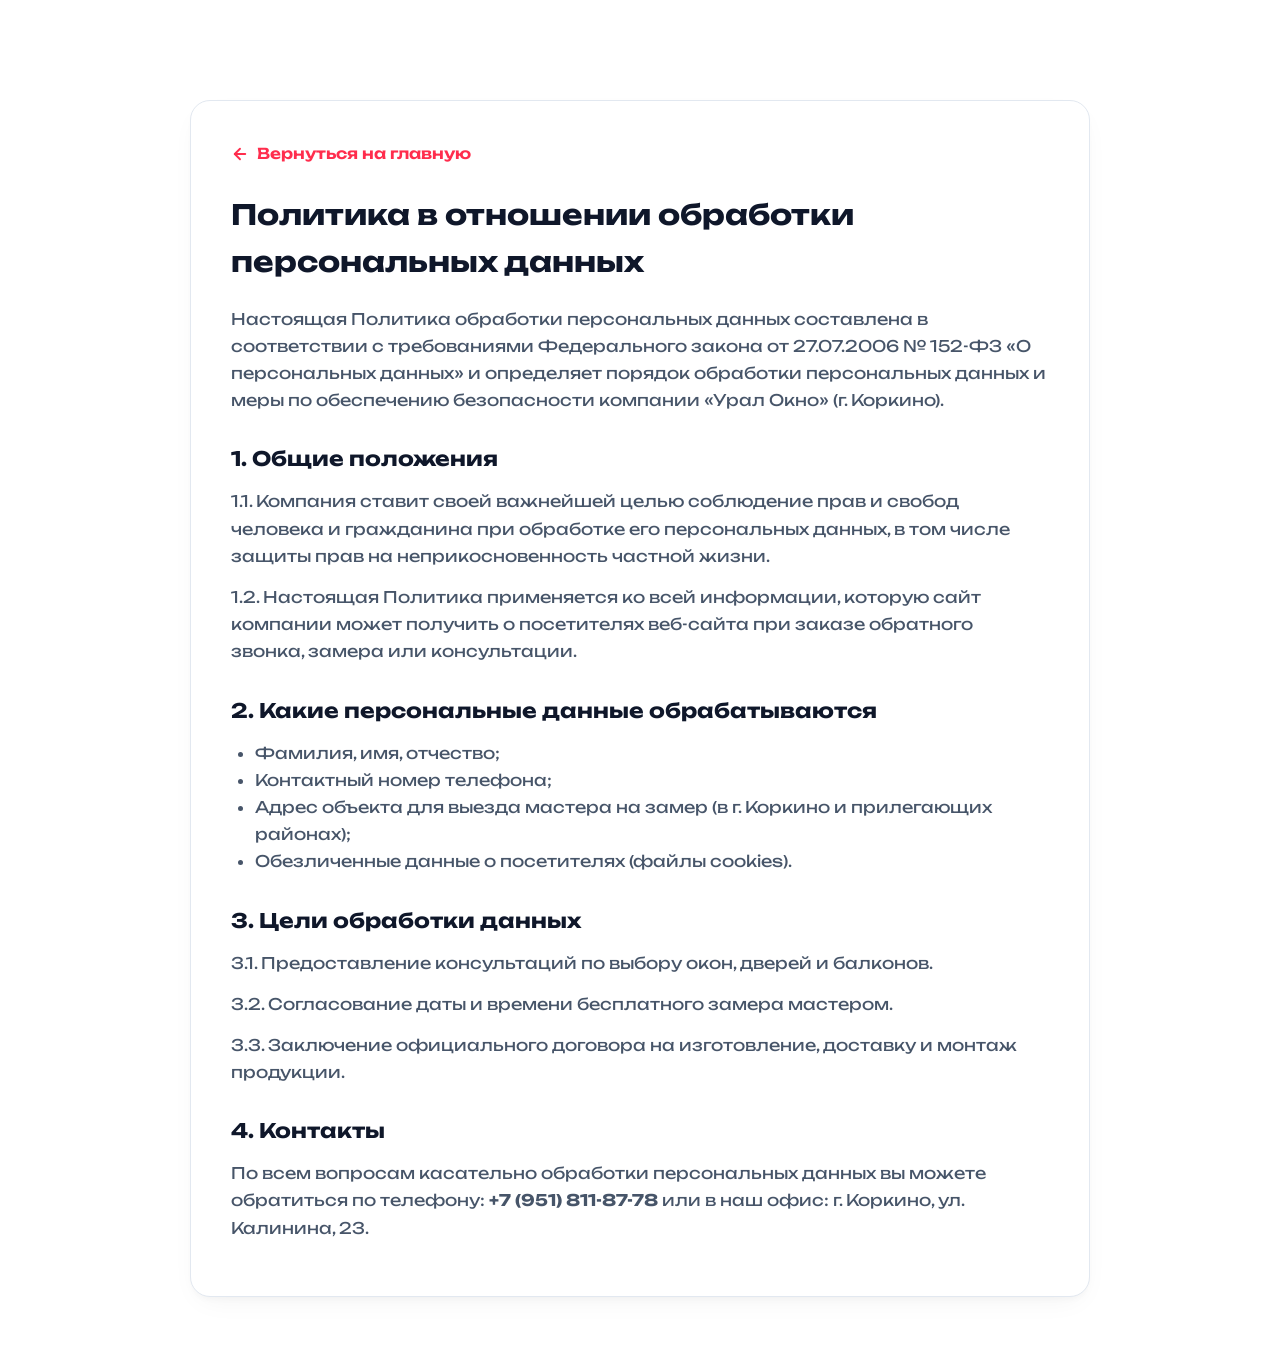
<file: privacy.html>
<!DOCTYPE html>
<html lang="ru">
<head>
  <meta charset="UTF-8">
  <meta name="viewport" content="width=device-width, initial-scale=1.0">
  <title>Политика конфиденциальности - Урал Окно</title>
  <link rel="icon" type="image/png" href="images/favicon.png">
  <link rel="alternate icon" type="image/jpeg" href="images/favicon.jpg">
  <link rel="preconnect" href="https://fonts.googleapis.com">
  <link rel="preconnect" href="https://fonts.gstatic.com" crossorigin>
  <link href="https://fonts.googleapis.com/css2?family=Unbounded:wght@300;400;500;600;700;800;900&display=swap" rel="stylesheet">
  <link rel="stylesheet" href="styles.css">
  <style>
    .doc-container {
      max-width: 900px;
      margin: 100px auto 60px;
      padding: 40px;
      background: #ffffff;
      border: 1px solid var(--outline);
      border-radius: 20px;
      box-shadow: var(--card-shadow);
      line-height: 1.7;
    }
    .doc-container h1 { font-size: 28px; margin-bottom: 20px; color: var(--text); }
    .doc-container h2 { font-size: 20px; margin-top: 28px; margin-bottom: 12px; color: var(--text); }
    .doc-container p { margin-bottom: 14px; color: #475569; }
    .doc-container ul { margin-left: 24px; margin-bottom: 16px; color: #475569; }
    .btn-back { display: inline-flex; align-items: center; gap: 8px; margin-bottom: 24px; color: var(--brand); text-decoration: none; font-weight: 600; font-size: 15px; }
  </style>
</head>
<body>
  <div class="doc-container">
    <a href="index.html" class="btn-back">
      <svg viewBox="0 0 24 24" width="18" height="18" fill="none" stroke="currentColor" stroke-width="2.5" stroke-linecap="round" stroke-linejoin="round">
        <line x1="19" y1="12" x2="5" y2="12"></line>
        <polyline points="12 19 5 12 12 5"></polyline>
      </svg>
      <span>Вернуться на главную</span>
    </a>
    <h1>Политика в отношении обработки персональных данных</h1>
    <p>Настоящая Политика обработки персональных данных составлена в соответствии с требованиями Федерального закона от 27.07.2006 № 152-ФЗ «О персональных данных» и определяет порядок обработки персональных данных и меры по обеспечению безопасности компании «Урал Окно» (г. Коркино).</p>
    
    <h2>1. Общие положения</h2>
    <p>1.1. Компания ставит своей важнейшей целью соблюдение прав и свобод человека и гражданина при обработке его персональных данных, в том числе защиты прав на неприкосновенность частной жизни.</p>
    <p>1.2. Настоящая Политика применяется ко всей информации, которую сайт компании может получить о посетителях веб-сайта при заказе обратного звонка, замера или консультации.</p>

    <h2>2. Какие персональные данные обрабатываются</h2>
    <ul>
      <li>Фамилия, имя, отчество;</li>
      <li>Контактный номер телефона;</li>
      <li>Адрес объекта для выезда мастера на замер (в г. Коркино и прилегающих районах);</li>
      <li>Обезличенные данные о посетителях (файлы cookies).</li>
    </ul>

    <h2>3. Цели обработки данных</h2>
    <p>3.1. Предоставление консультаций по выбору окон, дверей и балконов.</p>
    <p>3.2. Согласование даты и времени бесплатного замера мастером.</p>
    <p>3.3. Заключение официального договора на изготовление, доставку и монтаж продукции.</p>

    <h2>4. Контакты</h2>
    <p>По всем вопросам касательно обработки персональных данных вы можете обратиться по телефону: <strong>+7 (951) 811-87-78</strong> или в наш офис: г. Коркино, ул. Калинина, 23.</p>
  </div>
</body>
</html>
</file>
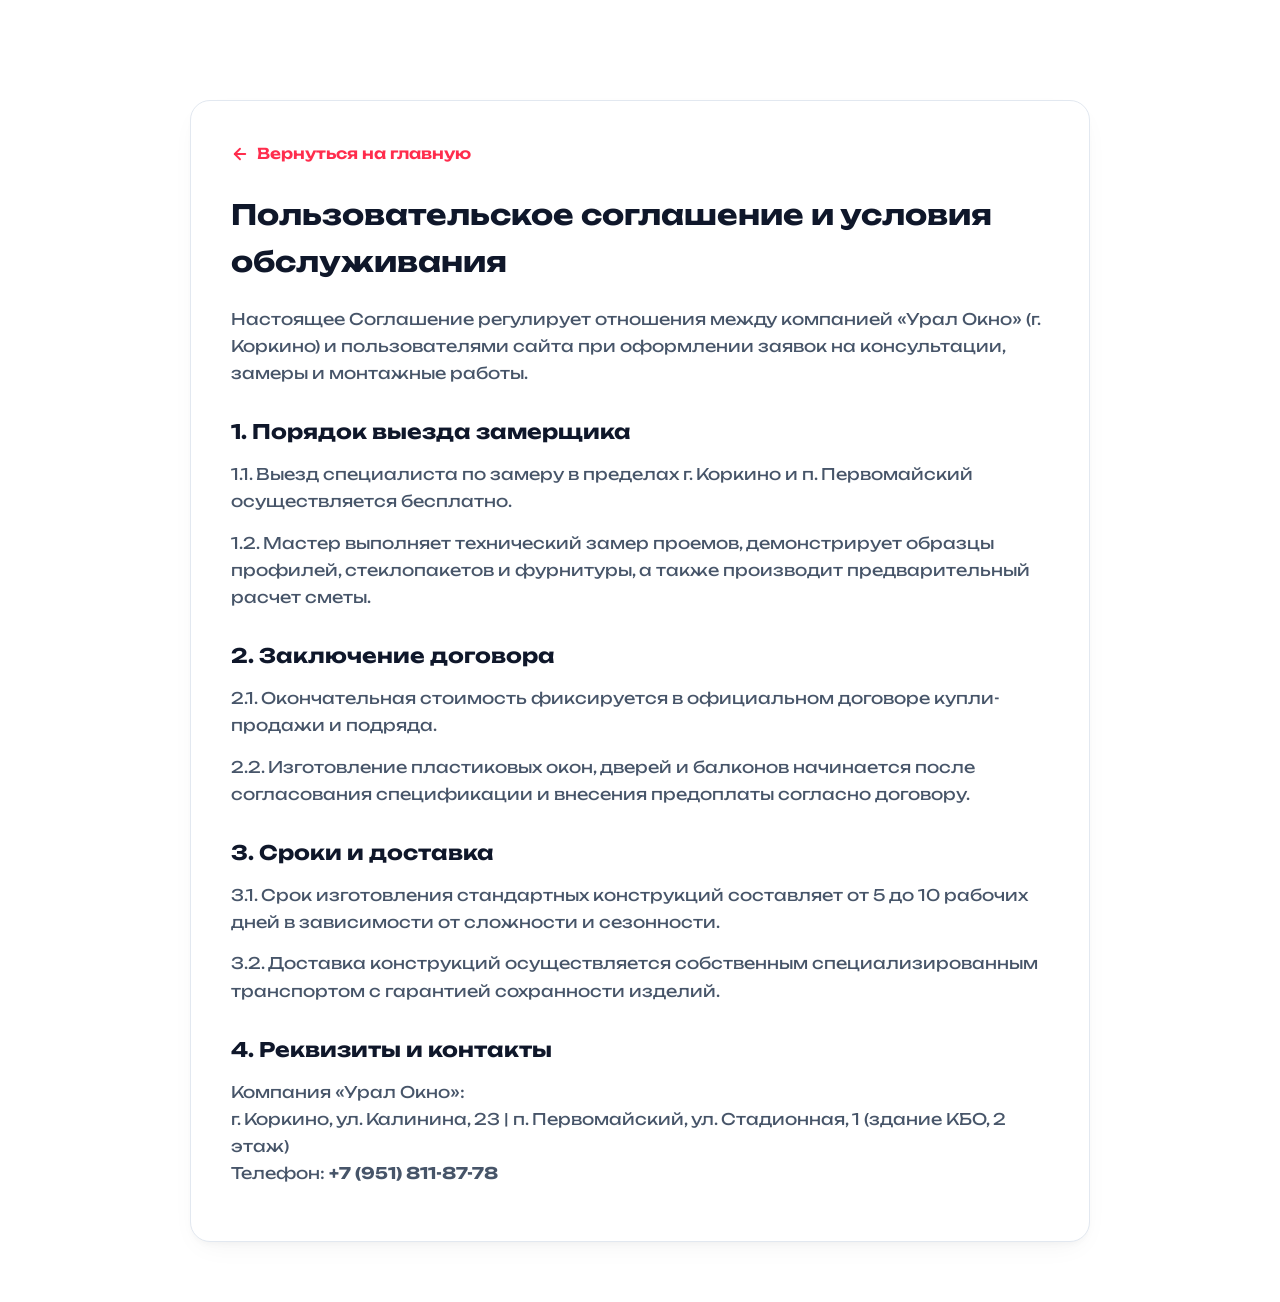
<file: terms.html>
<!DOCTYPE html>
<html lang="ru">
<head>
  <meta charset="UTF-8">
  <meta name="viewport" content="width=device-width, initial-scale=1.0">
  <title>Пользовательское соглашение - Урал Окно</title>
  <link rel="icon" type="image/png" href="images/favicon.png">
  <link rel="alternate icon" type="image/jpeg" href="images/favicon.jpg">
  <link rel="preconnect" href="https://fonts.googleapis.com">
  <link rel="preconnect" href="https://fonts.gstatic.com" crossorigin>
  <link href="https://fonts.googleapis.com/css2?family=Unbounded:wght@300;400;500;600;700;800;900&display=swap" rel="stylesheet">
  <link rel="stylesheet" href="styles.css">
  <style>
    .doc-container {
      max-width: 900px;
      margin: 100px auto 60px;
      padding: 40px;
      background: #ffffff;
      border: 1px solid var(--outline);
      border-radius: 20px;
      box-shadow: var(--card-shadow);
      line-height: 1.7;
    }
    .doc-container h1 { font-size: 28px; margin-bottom: 20px; color: var(--text); }
    .doc-container h2 { font-size: 20px; margin-top: 28px; margin-bottom: 12px; color: var(--text); }
    .doc-container p { margin-bottom: 14px; color: #475569; }
    .doc-container ul { margin-left: 24px; margin-bottom: 16px; color: #475569; }
    .btn-back { display: inline-flex; align-items: center; gap: 8px; margin-bottom: 24px; color: var(--brand); text-decoration: none; font-weight: 600; font-size: 15px; }
  </style>
</head>
<body>
  <div class="doc-container">
    <a href="index.html" class="btn-back">
      <svg viewBox="0 0 24 24" width="18" height="18" fill="none" stroke="currentColor" stroke-width="2.5" stroke-linecap="round" stroke-linejoin="round">
        <line x1="19" y1="12" x2="5" y2="12"></line>
        <polyline points="12 19 5 12 12 5"></polyline>
      </svg>
      <span>Вернуться на главную</span>
    </a>
    <h1>Пользовательское соглашение и условия обслуживания</h1>
    <p>Настоящее Соглашение регулирует отношения между компанией «Урал Окно» (г. Коркино) и пользователями сайта при оформлении заявок на консультации, замеры и монтажные работы.</p>
    
    <h2>1. Порядок выезда замерщика</h2>
    <p>1.1. Выезд специалиста по замеру в пределах г. Коркино и п. Первомайский осуществляется бесплатно.</p>
    <p>1.2. Мастер выполняет технический замер проемов, демонстрирует образцы профилей, стеклопакетов и фурнитуры, а также производит предварительный расчет сметы.</p>

    <h2>2. Заключение договора</h2>
    <p>2.1. Окончательная стоимость фиксируется в официальном договоре купли-продажи и подряда.</p>
    <p>2.2. Изготовление пластиковых окон, дверей и балконов начинается после согласования спецификации и внесения предоплаты согласно договору.</p>

    <h2>3. Сроки и доставка</h2>
    <p>3.1. Срок изготовления стандартных конструкций составляет от 5 до 10 рабочих дней в зависимости от сложности и сезонности.</p>
    <p>3.2. Доставка конструкций осуществляется собственным специализированным транспортом с гарантией сохранности изделий.</p>

    <h2>4. Реквизиты и контакты</h2>
    <p>Компания «Урал Окно»:<br>
    г. Коркино, ул. Калинина, 23 | п. Первомайский, ул. Стадионная, 1 (здание КБО, 2 этаж)<br>
    Телефон: <strong>+7 (951) 811-87-78</strong></p>
  </div>
</body>
</html>
</file>
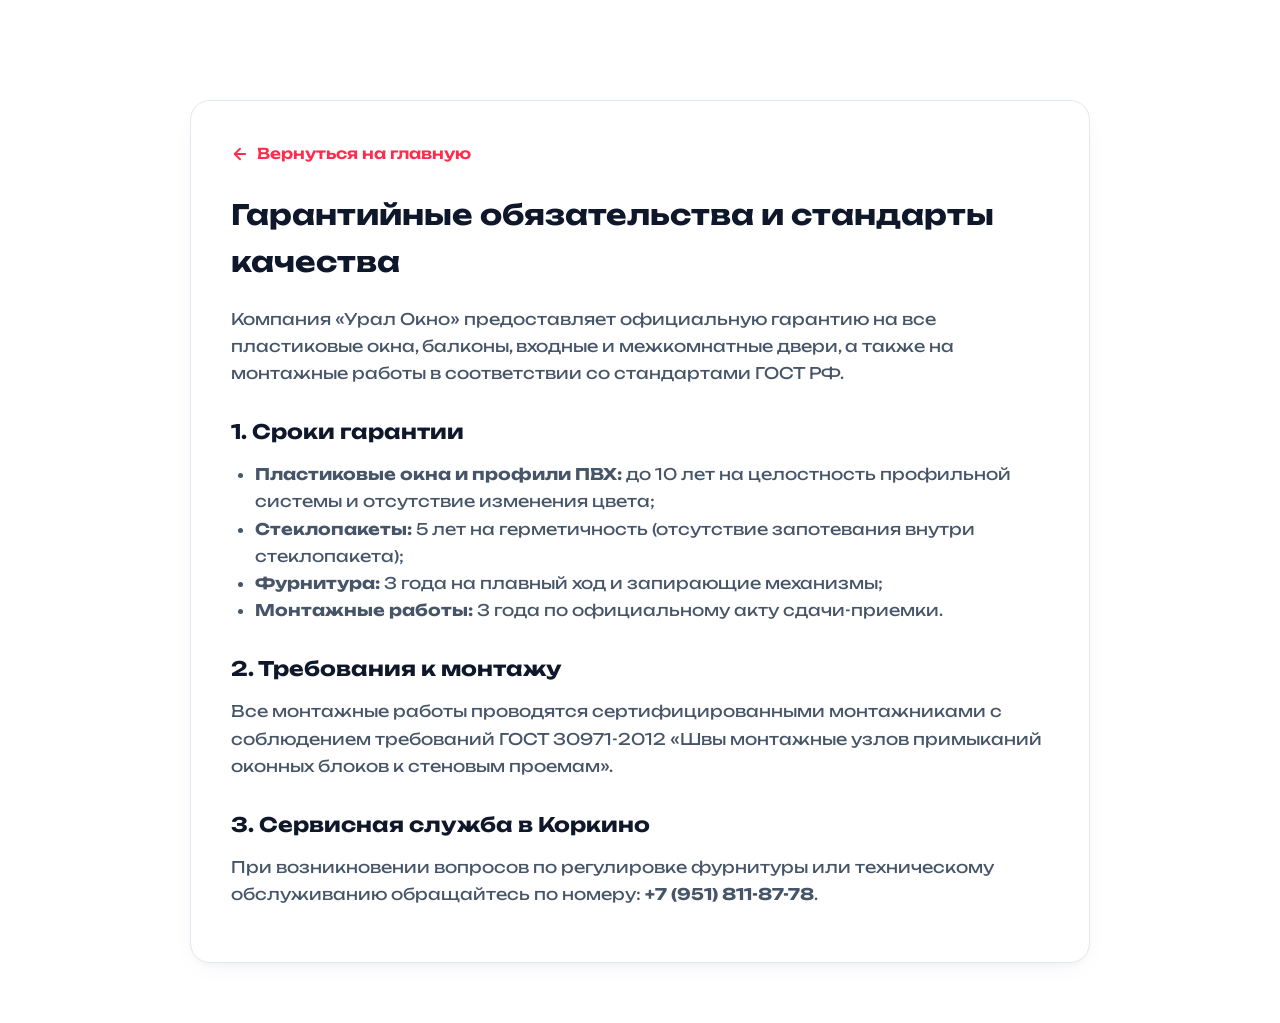
<file: warranty.html>
<!DOCTYPE html>
<html lang="ru">
<head>
  <meta charset="UTF-8">
  <meta name="viewport" content="width=device-width, initial-scale=1.0">
  <title>Гарантия и монтаж по ГОСТу - Урал Окно</title>
  <link rel="icon" type="image/png" href="images/favicon.png">
  <link rel="alternate icon" type="image/jpeg" href="images/favicon.jpg">
  <link rel="preconnect" href="https://fonts.googleapis.com">
  <link rel="preconnect" href="https://fonts.gstatic.com" crossorigin>
  <link href="https://fonts.googleapis.com/css2?family=Unbounded:wght@300;400;500;600;700;800;900&display=swap" rel="stylesheet">
  <link rel="stylesheet" href="styles.css">
  <style>
    .doc-container {
      max-width: 900px;
      margin: 100px auto 60px;
      padding: 40px;
      background: #ffffff;
      border: 1px solid var(--outline);
      border-radius: 20px;
      box-shadow: var(--card-shadow);
      line-height: 1.7;
    }
    .doc-container h1 { font-size: 28px; margin-bottom: 20px; color: var(--text); }
    .doc-container h2 { font-size: 20px; margin-top: 28px; margin-bottom: 12px; color: var(--text); }
    .doc-container p { margin-bottom: 14px; color: #475569; }
    .doc-container ul { margin-left: 24px; margin-bottom: 16px; color: #475569; }
    .btn-back { display: inline-flex; align-items: center; gap: 8px; margin-bottom: 24px; color: var(--brand); text-decoration: none; font-weight: 600; font-size: 15px; }
  </style>
</head>
<body>
  <div class="doc-container">
    <a href="index.html" class="btn-back">
      <svg viewBox="0 0 24 24" width="18" height="18" fill="none" stroke="currentColor" stroke-width="2.5" stroke-linecap="round" stroke-linejoin="round">
        <line x1="19" y1="12" x2="5" y2="12"></line>
        <polyline points="12 19 5 12 12 5"></polyline>
      </svg>
      <span>Вернуться на главную</span>
    </a>
    <h1>Гарантийные обязательства и стандарты качества</h1>
    <p>Компания «Урал Окно» предоставляет официальную гарантию на все пластиковые окна, балконы, входные и межкомнатные двери, а также на монтажные работы в соответствии со стандартами ГОСТ РФ.</p>
    
    <h2>1. Сроки гарантии</h2>
    <ul>
      <li><strong>Пластиковые окна и профили ПВХ:</strong> до 10 лет на целостность профильной системы и отсутствие изменения цвета;</li>
      <li><strong>Стеклопакеты:</strong> 5 лет на герметичность (отсутствие запотевания внутри стеклопакета);</li>
      <li><strong>Фурнитура:</strong> 3 года на плавный ход и запирающие механизмы;</li>
      <li><strong>Монтажные работы:</strong> 3 года по официальному акту сдачи-приемки.</li>
    </ul>

    <h2>2. Требования к монтажу</h2>
    <p>Все монтажные работы проводятся сертифицированными монтажниками с соблюдением требований ГОСТ 30971-2012 «Швы монтажные узлов примыканий оконных блоков к стеновым проемам».</p>

    <h2>3. Сервисная служба в Коркино</h2>
    <p>При возникновении вопросов по регулировке фурнитуры или техническому обслуживанию обращайтесь по номеру: <strong>+7 (951) 811-87-78</strong>.</p>
  </div>
</body>
</html>
</file>
<file: styles.css>
/* ==========================================================================
   ARBUZ PROJECT - DOORS & WINDOWS SHOWCASE
   Light Theme (Белая тема в фирменном стиле Arbuz)
   ========================================================================== */

@font-face {
  font-family: 'Unbounded';
  src: url('vendor/google-fonts/unbounded-400.ttf') format('truetype');
  font-weight: 100 900;
  font-style: normal;
  font-display: swap;
}

*, *::before, *::after {
  margin: 0;
  padding: 0;
  box-sizing: border-box;
}

:root {
  --bg: #ffffff;
  --bg-subtle: #f8fafc;
  --bg-card: #ffffff;
  --bg-card-hover: #fcfdfe;
  --outline: #e2e8f0;
  --outline-hover: #cbd5e1;
  --outline-active: #ff2d4d;
  
  --text: #0f172a;
  --text-muted: #64748b;
  --text-dim: #94a3b8;
  
  --brand: #ff2d4d;
  --brand-hover: #e02442;
  --brand-gradient: linear-gradient(135deg, #ff2d4d 0%, #ff6b81 100%);
  --brand-dim: rgba(255, 45, 77, 0.08);
  --brand-glow: rgba(255, 45, 77, 0.25);
  --watermelon-green: #10b981;
  --watermelon-light: #34d399;
  
  --card-shadow: 0 10px 30px -10px rgba(0, 0, 0, 0.06), 0 4px 6px -2px rgba(0, 0, 0, 0.03);
  --card-shadow-hover: 0 20px 40px -12px rgba(255, 45, 77, 0.12), 0 8px 16px -4px rgba(0, 0, 0, 0.06);
  --nav-shadow: 0 10px 30px rgba(0, 0, 0, 0.08);

  --radius-sm: 8px;
  --radius-md: 12px;
  --radius-lg: 16px;
  --radius-xl: 24px;
}


p, h1, h2, h3, h4, h5, h6, span, a, li, label, strong, b {
  overflow-wrap: break-word;
  word-wrap: break-word;
}

html {
  overflow-x: hidden;
}

body {
  font-family: 'Unbounded', -apple-system, BlinkMacSystemFont, 'Segoe UI', Roboto, sans-serif;
  background-color: var(--bg);
  color: var(--text);
  min-height: 100vh;
  -webkit-font-smoothing: antialiased;
  -moz-osx-font-smoothing: grayscale;
  line-height: 1.5;
  overflow-x: hidden;
}

button, input, select, textarea {
  font-family: inherit;
}

/* Запрет случайного перетаскивания и фантомного драга картинок */
img, svg {
  -webkit-user-drag: none;
  -khtml-user-drag: none;
  -moz-user-drag: none;
  -o-user-drag: none;
  user-drag: none;
  user-select: none;
  -webkit-user-select: none;
}

/* Custom Scrollbar */
::-webkit-scrollbar {
  width: 8px;
}
::-webkit-scrollbar-track {
  background: var(--bg-subtle);
}
::-webkit-scrollbar-thumb {
  background: #cbd5e1;
  border-radius: 4px;
}
::-webkit-scrollbar-thumb:hover {
  background: #94a3b8;
}

/* ==========================================================================
   ANIMATIONS
   ========================================================================== */
@keyframes fadeUp {
  from {
    opacity: 0;
    transform: translateY(20px);
  }
  to {
    opacity: 1;
    transform: translateY(0);
  }
}

@keyframes fadeIn {
  from { opacity: 0; }
  to { opacity: 1; }
}

@keyframes pulseGlow {
  0%, 100% { box-shadow: 0 0 15px var(--brand-glow); }
  50% { box-shadow: 0 0 28px rgba(255, 45, 77, 0.45); }
}

.anim-fade-up {
  animation: fadeUp 0.8s cubic-bezier(0.16, 1, 0.3, 1) both;
}
.delay-1 { animation-delay: 0.1s; }
.delay-2 { animation-delay: 0.2s; }
.delay-3 { animation-delay: 0.3s; }
.delay-4 { animation-delay: 0.4s; }

/* ==========================================================================
   NAVBAR (Floating Pill in Light Theme)
   ========================================================================== */
.navbar {
  position: fixed;
  left: 50%;
  top: 18px;
  transform: translateX(-50%);
  z-index: 1000;
  width: max-content;
  max-width: calc(100% - 24px);
}

.navbar-inner {
  display: flex;
  align-items: center;
  justify-content: center;
  gap: 12px;
  padding: 8px 14px;
  background: rgba(255, 255, 255, 0.96);
  border: 1px solid rgba(0, 0, 0, 0.08);
  border-radius: 18px;
  backdrop-filter: blur(20px);
  -webkit-backdrop-filter: blur(20px);
  box-shadow: 0 10px 30px rgba(0, 0, 0, 0.1);
  transition: all 0.3s ease;
}

.nav-brand {
  display: flex;
  align-items: center;
  gap: 10px;
  text-decoration: none;
  flex-shrink: 0;
}

.nav-brand-title {
  font-size: 16px;
  font-weight: 800;
  color: var(--text);
  letter-spacing: -0.02em;
}

.nav-brand-title .brand-accent {
  color: var(--brand);
}

.nav-divider {
  width: 1px;
  height: 24px;
  background: var(--outline);
  flex-shrink: 0;
}

.nav-links {
  display: flex;
  align-items: center;
  gap: 4px;
  flex-wrap: nowrap;
}

.nav-link {
  display: inline-flex;
  align-items: center;
  gap: 6px;
  padding: 7px 10px;
  border-radius: 10px;
  font-size: 13px;
  font-weight: 600;
  color: var(--text-muted);
  text-decoration: none;
  transition: all 0.2s ease;
  cursor: pointer;
  border: none;
  background: transparent;
  white-space: nowrap !important; /* Строго в одну строчку */
  flex-shrink: 0;
}

/* Prevent color-fading flash when page is loading / restoring scroll */
body.preload .nav-link,
body.preload .mobile-link {
  transition: none !important;
}

.nav-link:hover {
  color: var(--text);
  background: rgba(0, 0, 0, 0.04);
}

.nav-link.active {
  background: var(--brand);
  color: #ffffff;
  box-shadow: 0 4px 14px var(--brand-glow);
}

.nav-link svg {
  width: 15px;
  height: 15px;
  flex-shrink: 0;
}

.nav-link-vk {
  color: #0077ff !important;
  white-space: nowrap !important;
  display: inline-flex !important;
  align-items: center !important;
}

/* Catalog Dropdown in Navbar */
.nav-dropdown {
  position: relative;
  display: inline-flex;
}

.nav-dropdown-toggle {
  display: inline-flex;
  align-items: center;
  gap: 6px;
  cursor: pointer;
  background: transparent;
  border: none;
}

.dropdown-chevron {
  width: 12px !important;
  height: 12px !important;
  transition: transform 0.25s ease;
  margin-left: 1px;
}

.nav-dropdown.open .dropdown-chevron,
.nav-dropdown:hover .dropdown-chevron {
  transform: rotate(180deg);
}

/* Invisible hover bridge spanning between the button and menu so mouse movement never loses hover */
.nav-dropdown::after {
  content: '';
  position: absolute;
  top: 100%;
  left: -20px;
  right: -20px;
  height: 16px;
  background: transparent;
  pointer-events: auto;
}

.nav-dropdown-menu {
  position: absolute;
  top: calc(100% + 8px);
  left: 50%;
  transform: translateX(-50%) translateY(-4px);
  width: 320px;
  background: rgba(255, 255, 255, 0.98);
  backdrop-filter: blur(24px);
  -webkit-backdrop-filter: blur(24px);
  border: 1px solid rgba(0, 0, 0, 0.08);
  border-radius: 18px;
  box-shadow: 0 20px 45px rgba(0, 0, 0, 0.16);
  padding: 8px;
  display: flex;
  flex-direction: column;
  gap: 3px;
  z-index: 1001;
  opacity: 0;
  visibility: hidden;
  pointer-events: none;
  transition: opacity 0.2s cubic-bezier(0.16, 1, 0.3, 1), transform 0.2s cubic-bezier(0.16, 1, 0.3, 1), visibility 0.2s ease;
}

/* Additional bridge inside the menu */
.nav-dropdown-menu::after {
  content: '';
  position: absolute;
  top: -12px;
  left: 0;
  right: 0;
  height: 12px;
  background: transparent;
  pointer-events: auto;
}

/* Caret pointing up to the button */
.nav-dropdown-menu::before {
  content: '';
  position: absolute;
  top: -6px;
  left: 50%;
  transform: translateX(-50%) rotate(45deg);
  width: 12px;
  height: 12px;
  background: #ffffff;
  border-top: 1px solid rgba(0, 0, 0, 0.08);
  border-left: 1px solid rgba(0, 0, 0, 0.08);
  z-index: 2;
}

/* Open state via hover or click class */
.nav-dropdown.open .nav-dropdown-menu,
.nav-dropdown:hover .nav-dropdown-menu {
  opacity: 1;
  visibility: visible;
  pointer-events: auto;
  transform: translateX(-50%) translateY(0);
}

.dropdown-item {
  display: flex;
  align-items: center;
  gap: 12px;
  padding: 9px 12px;
  border-radius: 12px;
  border: none;
  background: transparent;
  color: var(--text);
  text-align: left;
  cursor: pointer;
  width: 100%;
  box-sizing: border-box;
  transition: all 0.18s ease;
  text-decoration: none;
}

.dropdown-item:hover {
  background: var(--brand-dim);
  color: var(--brand);
}

.dropdown-item:hover .dropdown-item-icon {
  background: var(--brand);
  color: #ffffff;
}

.dropdown-item-icon {
  width: 34px;
  height: 34px;
  min-width: 34px;
  border-radius: 10px;
  background: #f1f5f9;
  color: var(--text);
  display: flex;
  align-items: center;
  justify-content: center;
  transition: all 0.18s ease;
}

.dropdown-item-icon svg {
  width: 18px !important;
  height: 18px !important;
}

.dropdown-item-text {
  display: flex;
  flex-direction: column;
  gap: 1px;
}

.dropdown-item-text strong {
  font-size: 13.5px;
  font-weight: 700;
  line-height: 1.25;
}

.dropdown-item-text small {
  font-size: 11.5px;
  color: var(--text-muted);
  line-height: 1.2;
}

.dropdown-item:hover .dropdown-item-text small {
  color: var(--brand);
  opacity: 0.85;
}

.dropdown-divider {
  height: 1px;
  background: var(--outline);
  margin: 4px 6px;
}

.dropdown-item-all {
  background: #f8fafc;
}

.dropdown-item-all:hover {
  background: var(--brand);
  color: #ffffff;
}

.dropdown-item-all:hover .dropdown-item-icon {
  background: rgba(255, 255, 255, 0.2);
  color: #ffffff;
}

.dropdown-item-all:hover strong {
  color: #ffffff;
}

.nav-actions {
  display: flex;
  align-items: center;
  gap: 10px;
  flex-shrink: 0;
}

.nav-brand-avatar {
  width: 34px;
  height: 34px;
  border-radius: 10px;
  object-fit: cover;
  border: 1.5px solid rgba(255, 45, 77, 0.35);
  box-shadow: 0 2px 8px rgba(0, 0, 0, 0.1);
  flex-shrink: 0;
}

.btn-nav-call {
  display: inline-flex;
  align-items: center;
  gap: 8px;
  padding: 9px 16px;
  border-radius: 10px;
  background: var(--brand);
  color: #ffffff;
  font-size: 13.5px;
  font-weight: 800;
  text-decoration: none;
  border: none;
  cursor: pointer;
  white-space: nowrap; /* Номер не переносится */
  flex-shrink: 0;
  box-shadow: 0 4px 14px var(--brand-glow);
  transition: all 0.25s ease;
}

.btn-nav-call:hover {
  background: var(--brand-hover);
  transform: translateY(-1px);
  box-shadow: 0 6px 20px var(--brand-glow);
}

.btn-nav-call svg {
  width: 16px;
  height: 16px;
  flex-shrink: 0;
}

/* Mobile Hamburger */
.hamburger {
  display: none;
  align-items: center;
  justify-content: center;
  width: 38px;
  height: 38px;
  border-radius: 10px;
  border: 1px solid var(--outline);
  background: transparent;
  color: var(--text);
  cursor: pointer;
}

.mobile-menu {
  display: none;
  flex-direction: column;
  gap: 6px;
  margin-top: 10px;
  padding: 12px;
  background: rgba(255, 255, 255, 0.98);
  border: 1px solid var(--outline);
  border-radius: 16px;
  box-shadow: 0 15px 35px rgba(0, 0, 0, 0.12);
}

.mobile-menu.open {
  display: flex;
}

.mobile-link {
  display: flex;
  align-items: center;
  gap: 10px;
  padding: 11px 14px;
  border-radius: 10px;
  font-size: 15px;
  font-weight: 600;
  color: var(--text);
  text-decoration: none;
  transition: background 0.15s;
}

.mobile-link:hover, .mobile-link.active {
  background: var(--brand-dim);
  color: var(--brand);
}

.mobile-link svg {
  width: 18px;
  height: 18px;
  flex-shrink: 0;
}

/* ==========================================================================
   HERO SECTION (Премиальная полупрозрачная плашка + белый текст)
   ========================================================================== */
.hero {
  position: relative;
  width: 100%;
  min-height: 100vh;
  display: flex;
  align-items: center;
  justify-content: center;
  overflow: hidden;
  padding-top: 110px;
  padding-bottom: 70px;
  background: #cc1026;
}

.hero-bg {
  position: absolute;
  inset: 0;
  z-index: 1;
  pointer-events: none;
}

.hero-bg img {
  width: 100%;
  height: 100%;
  object-fit: cover;
  object-position: center;
  filter: contrast(1.05);
  pointer-events: none;
  -webkit-user-drag: none;
  user-select: none;
}

/* Мягкий переход снизу к белому контенту (без синевы и без затемнения красного фона) */
.hero-bg::before {
  display: none;
}

.hero-bg::after {
  content: '';
  position: absolute;
  inset-inline: 0;
  bottom: 0;
  height: 140px;
  background: linear-gradient(to bottom, transparent 0%, rgba(255, 255, 255, 0.3) 50%, var(--bg) 100%);
  z-index: 2;
}

/* Полупрозрачная серая плашка (нейтральный мягкий frosted glass, не синий и не плотный) */
.hero-content {
  position: relative;
  z-index: 10;
  max-width: 960px;
  width: calc(100% - 40px);
  margin: 0 auto;
  padding: 48px 40px;
  text-align: center;
  background: rgba(26, 26, 30, 0.38); /* Нейтральный серый, не синий, прозрачный и легкий */
  backdrop-filter: blur(14px);
  -webkit-backdrop-filter: blur(14px);
  border: 1px solid rgba(255, 255, 255, 0.2);
  border-radius: 28px;
  box-shadow: 0 16px 45px rgba(0, 0, 0, 0.22), inset 0 1px 0 rgba(255, 255, 255, 0.15);
  display: flex;
  flex-direction: column;
  align-items: center;
  gap: 18px;
}

.hero-title {
  font-size: clamp(30px, 4.5vw, 54px);
  font-weight: 900;
  line-height: 1.15;
  letter-spacing: -0.03em;
  color: #ffffff;
  text-shadow: 0 2px 8px rgba(0, 0, 0, 0.35);
}

.hero-subtitle-tag {
  font-size: clamp(13px, 1.85vw, 22px);
  font-weight: 800;
  color: #ffccd5;
  letter-spacing: -0.01em;
  margin-top: -6px;
  text-shadow: 0 1px 6px rgba(0, 0, 0, 0.25);
  white-space: nowrap;
  max-width: 100%;
}

.hero-desc {
  max-width: 820px;
  font-size: clamp(16px, 1.8vw, 20px);
  line-height: 1.6;
  color: rgba(255, 255, 255, 0.92);
  font-weight: 500;
  text-shadow: 0 1px 4px rgba(0, 0, 0, 0.2);
}

.hero-actions {
  display: flex;
  align-items: center;
  justify-content: center;
  gap: 14px;
  flex-wrap: wrap;
  width: 100%;
  margin-top: 10px;
}

/* BUTTONS WITH FIXED SVG ICONS */
.btn-primary, .btn-vk, .btn-secondary, .btn-nav-call, .btn-card-order, .btn-cta-phone {
  display: inline-flex;
  align-items: center;
  justify-content: center;
  gap: 8px;
  box-sizing: border-box;
  overflow: hidden;
  white-space: nowrap;
  line-height: 1;
  text-decoration: none;
  cursor: pointer;
  transition: all 0.25s ease;
}

.btn-primary svg, .btn-vk svg, .btn-secondary svg, .btn-nav-call svg, .btn-card-order svg, .btn-cta-phone svg {
  width: 18px !important;
  height: 18px !important;
  min-width: 18px !important;
  min-height: 18px !important;
  max-width: 18px !important;
  max-height: 18px !important;
  flex-shrink: 0 !important;
  display: block !important;
}

.btn-primary {
  height: 54px;
  padding: 0 28px;
  border-radius: 12px;
  background: var(--brand);
  color: #ffffff;
  font-size: 15px;
  font-weight: 800;
  border: none;
  box-shadow: 0 6px 20px var(--brand-glow);
}

.btn-primary:hover {
  background: var(--brand-hover);
  color: #ffffff;
  transform: translateY(-2px);
  box-shadow: 0 10px 26px var(--brand-glow);
}

.btn-vk {
  height: 54px;
  padding: 0 26px;
  border-radius: 12px;
  background: #0077ff;
  color: #ffffff;
  font-size: 15px;
  font-weight: 800;
  border: none;
  box-shadow: 0 6px 20px rgba(0, 119, 255, 0.4);
}

.btn-vk:hover {
  background: #0066dc;
  color: #ffffff;
  transform: translateY(-2px);
  box-shadow: 0 10px 26px rgba(0, 119, 255, 0.55);
}

.btn-secondary {
  height: 54px;
  padding: 0 26px;
  border-radius: 12px;
  background: #ffffff;
  color: #0f172a;
  font-size: 15px;
  font-weight: 800;
  border: 1.5px solid var(--outline);
  box-shadow: 0 6px 18px rgba(0, 0, 0, 0.08);
}

.btn-secondary:hover {
  border-color: var(--brand);
  color: var(--brand);
  background: #f8fafc;
  transform: translateY(-2px);
}

/* Language Badge at Bottom Right */
.lang-badge {
  position: absolute;
  right: 24px;
  bottom: 24px;
  z-index: 20;
  display: inline-flex;
  align-items: center;
  gap: 6px;
  padding: 6px 12px;
  background: rgba(255, 255, 255, 0.85);
  border: 1px solid var(--outline);
  border-radius: 10px;
  font-size: 12px;
  font-weight: 600;
  color: var(--text-muted);
  backdrop-filter: blur(8px);
}

.lang-badge svg {
  width: 14px;
  height: 14px;
}

/* ==========================================================================
   ADVANTAGES BAR (С надежными отступами от рамок)
   ========================================================================== */
.advantages-section {
  position: relative;
  z-index: 10;
  padding: 40px 20px;
  background: var(--bg);
}

.advantages-grid {
  max-width: 1240px;
  margin: 0 auto;
  display: grid;
  grid-template-columns: repeat(auto-fit, minmax(260px, 1fr));
  gap: 20px;
}

@media (min-width: 1140px) {
  .advantages-grid {
    grid-template-columns: repeat(4, 1fr);
  }
}

.adv-card {
  display: flex;
  align-items: flex-start;
  gap: 14px;
  padding: 22px 18px;
  background: var(--bg-subtle);
  border: 1px solid var(--outline);
  border-radius: var(--radius-lg);
  box-sizing: border-box;
  overflow: hidden;
  position: relative;
  transition: transform 0.25s ease, border-color 0.25s ease, box-shadow 0.25s ease;
}

.adv-card:hover {
  transform: translateY(-3px);
  border-color: rgba(255, 45, 77, 0.35);
  box-shadow: 0 8px 24px rgba(0, 0, 0, 0.05);
}

.adv-icon {
  width: 40px;
  height: 40px;
  min-width: 40px;
  min-height: 40px;
  border-radius: 11px;
  background: var(--brand-dim);
  color: var(--brand);
  display: flex;
  align-items: center;
  justify-content: center;
  flex-shrink: 0;
}

.adv-icon svg {
  width: 20px;
  height: 20px;
}

.adv-content,
.adv-card > div:last-child {
  flex: 1 1 0;
  min-width: 0;
  max-width: 100%;
  box-sizing: border-box;
  padding-right: 6px; /* Гарантированный зазор до правой границы рамки */
}

.adv-title {
  font-size: 15px;
  font-weight: 700;
  color: var(--text);
  margin-bottom: 7px;
  line-height: 1.35;
  overflow-wrap: break-word;
  word-wrap: break-word;
  word-break: normal;
  hyphens: auto;
  -webkit-hyphens: auto;
  padding-right: 4px; /* Дополнительный отступ от края рамки */
}

.adv-desc {
  font-size: 13px;
  font-weight: 400;
  color: var(--text-muted);
  line-height: 1.55;
  overflow-wrap: break-word;
  word-wrap: break-word;
  word-break: normal;
  hyphens: auto;
  -webkit-hyphens: auto;
  padding-right: 4px; /* Дополнительный отступ от края рамки */
}

/* ==========================================================================
   ABOUT COMPANY SECTION (Завод Урал Окно с 2004 года)
   ========================================================================== */
.about-section {
  padding: 80px 20px;
  background: #ffffff;
  position: relative;
  border-top: 1px solid var(--outline);
}

.about-container {
  max-width: 1240px;
  margin: 0 auto;
}

.about-header {
  text-align: center;
  max-width: 840px;
  margin: 0 auto 40px;
}

.about-stats-grid {
  display: grid;
  grid-template-columns: repeat(auto-fit, minmax(240px, 1fr));
  gap: 20px;
  margin-bottom: 36px;
}

@media (min-width: 1024px) {
  .about-stats-grid {
    grid-template-columns: repeat(4, 1fr);
  }
}

.about-stat-card {
  background: var(--bg-subtle);
  border: 1px solid var(--outline);
  border-radius: var(--radius-xl);
  padding: 26px 20px;
  text-align: center;
  transition: all 0.25s ease;
  display: flex;
  flex-direction: column;
  align-items: center;
}

.about-stat-card:hover {
  transform: translateY(-4px);
  border-color: rgba(255, 45, 77, 0.35);
  box-shadow: 0 10px 25px rgba(0, 0, 0, 0.05);
}

.about-stat-number {
  font-size: clamp(34px, 3.8vw, 48px);
  font-weight: 900;
  color: var(--brand);
  letter-spacing: -0.03em;
  line-height: 1;
  margin-bottom: 8px;
}

.about-stat-label {
  font-size: 15px;
  font-weight: 700;
  color: var(--text);
  margin-bottom: 6px;
}

.about-stat-desc {
  font-size: 13px;
  color: var(--text-muted);
  line-height: 1.45;
}

.about-details-box {
  background: #fafaf9;
  border: 1.5px solid var(--outline);
  border-radius: var(--radius-2xl);
  padding: 36px 32px;
  display: grid;
  grid-template-columns: 1fr 1fr;
  gap: 36px;
}

@media (max-width: 900px) {
  .about-details-box {
    grid-template-columns: 1fr;
    padding: 24px 20px;
    gap: 24px;
  }
}

.about-col-title {
  display: flex;
  align-items: center;
  gap: 10px;
  font-size: 18px;
  font-weight: 800;
  color: var(--text);
  margin-bottom: 14px;
  letter-spacing: -0.02em;
}

.about-col-title svg {
  width: 22px;
  height: 22px;
  color: var(--brand);
  flex-shrink: 0;
}

.about-text {
  font-size: 14.5px;
  line-height: 1.65;
  color: var(--text-muted);
  margin-bottom: 14px;
}

.about-text strong {
  color: var(--text);
}

.about-badges-list {
  display: flex;
  flex-wrap: wrap;
  gap: 8px;
  margin-top: 14px;
}

.about-pill {
  display: inline-flex;
  align-items: center;
  gap: 6px;
  padding: 6px 12px;
  border-radius: 8px;
  font-size: 12.5px;
  font-weight: 600;
  background: #ffffff;
  border: 1px solid var(--outline);
  color: var(--text);
}

.about-pill svg {
  width: 14px;
  height: 14px;
  color: #10b981;
}

/* ==========================================================================
   PRODUCTS CATALOG (Двери и Окна в рамочках)
   ========================================================================== */
.catalog-section {
  padding: 80px 20px 100px;
  background: var(--bg-subtle);
  position: relative;
}

.section-header {
  text-align: center;
  max-width: 760px;
  margin: 0 auto 40px;
}

.section-badge {
  display: inline-flex;
  align-items: center;
  gap: 8px;
  padding: 6px 14px;
  background: var(--brand-dim);
  border: 1px solid rgba(255, 45, 77, 0.2);
  border-radius: 20px;
  color: var(--brand);
  font-size: 13px;
  font-weight: 700;
  text-transform: uppercase;
  letter-spacing: 0.05em;
  margin-bottom: 14px;
}

.section-badge svg {
  width: 16px;
  height: 16px;
  flex-shrink: 0;
}

.section-title {
  font-size: clamp(30px, 4vw, 46px);
  font-weight: 800;
  letter-spacing: -0.03em;
  color: var(--text);
  line-height: 1.2;
  margin-bottom: 14px;
}

.section-subtitle {
  font-size: 18px;
  color: var(--text-muted);
  line-height: 1.6;
}

/* Category Filter Tabs */
.catalog-filters {
  display: flex;
  align-items: center;
  justify-content: center;
  gap: 10px;
  margin-bottom: 40px;
  flex-wrap: wrap;
}

.filter-btn {
  display: inline-flex;
  align-items: center;
  gap: 8px;
  padding: 10px 18px;
  border-radius: 12px;
  font-size: 14.5px;
  font-weight: 600;
  background: #ffffff;
  color: var(--text-muted);
  border: 1.5px solid var(--outline);
  cursor: pointer;
  transition: all 0.2s ease;
  white-space: nowrap;
}

.filter-btn svg {
  width: 17px;
  height: 17px;
  flex-shrink: 0;
  transition: transform 0.2s ease;
}

.filter-btn:hover {
  color: var(--text);
  border-color: var(--outline-hover);
}

.filter-btn:hover svg {
  transform: translateY(-1px);
}

.filter-btn.active {
  background: var(--brand);
  color: #ffffff;
  border-color: var(--brand);
  box-shadow: 0 4px 14px var(--brand-glow);
}

/* Products Grid */
.products-grid {
  max-width: 1280px;
  margin: 0 auto;
  display: grid;
  grid-template-columns: repeat(auto-fill, minmax(290px, 1fr));
  gap: 28px;
}

@media (min-width: 1024px) {
  .products-grid {
    grid-template-columns: repeat(4, 1fr);
  }
}

/* Product Card - The Sleek Frame (В рамочке) */
.product-card {
  background: var(--bg-card);
  border: 1.5px solid var(--outline);
  border-radius: var(--radius-xl);
  overflow: hidden;
  display: flex;
  flex-direction: column;
  box-shadow: var(--card-shadow);
  transition: all 0.3s cubic-bezier(0.16, 1, 0.3, 1);
  position: relative;
}

.product-card:hover {
  transform: translateY(-6px);
  border-color: rgba(255, 45, 77, 0.4);
  box-shadow: var(--card-shadow-hover);
}

/* Card Image Frame */
.product-image-frame {
  position: relative;
  width: 100%;
  padding-top: 85%; /* 4:3 ratio approx */
  background: #f1f5f9;
  overflow: hidden;
}

.product-image-frame picture,
.hero-bg picture {
  position: absolute;
  inset: 0;
  width: 100%;
  height: 100%;
  display: block;
}

.product-image-frame img {
  position: absolute;
  top: 0;
  left: 0;
  width: 100%;
  height: 100%;
  object-fit: cover;
  transition: transform 0.4s ease;
}

.product-card:hover .product-image-frame img {
  transform: scale(1.05);
}

.product-badge {
  position: absolute;
  top: 14px;
  left: 14px;
  padding: 5px 12px;
  background: rgba(255, 255, 255, 0.95);
  border: 1px solid var(--outline);
  border-radius: 8px;
  font-size: 12px;
  font-weight: 700;
  color: var(--brand);
  backdrop-filter: blur(8px);
  box-shadow: 0 2px 6px rgba(0, 0, 0, 0.06);
}

.product-type {
  position: absolute;
  bottom: 12px;
  right: 14px;
  padding: 4px 10px;
  background: rgba(15, 23, 42, 0.85);
  color: #ffffff;
  border-radius: 6px;
  font-size: 12px;
  font-weight: 600;
  backdrop-filter: blur(4px);
}

/* Card Body */
.product-body {
  padding: 20px 18px;
  display: flex;
  flex-direction: column;
  flex-grow: 1;
  box-sizing: border-box;
  min-width: 0;
}

.product-name {
  font-size: 17.5px;
  font-weight: 700;
  color: var(--text);
  line-height: 1.35;
  margin-bottom: 8px;
  overflow-wrap: break-word;
  word-wrap: break-word;
  hyphens: auto;
  -webkit-hyphens: auto;
  padding-right: 4px;
}

.product-desc {
  font-size: 13px;
  color: var(--text-muted);
  line-height: 1.55;
  margin-bottom: 16px;
  overflow-wrap: break-word;
  word-wrap: break-word;
  hyphens: auto;
  -webkit-hyphens: auto;
  padding-right: 4px;
}

/* Specs pills */
.product-specs {
  display: flex;
  flex-wrap: wrap;
  gap: 6px;
  margin-bottom: 18px;
}

.spec-pill {
  font-size: 12px;
  font-weight: 500;
  padding: 4px 9px;
  background: var(--bg-subtle);
  border: 1px solid var(--outline);
  border-radius: 6px;
  color: #334155;
  white-space: nowrap;
}

/* Card Footer with Price and Action */
.product-footer {
  margin-top: auto;
  padding-top: 14px;
  border-top: 1px solid var(--outline);
  display: flex;
  align-items: flex-end;
  justify-content: space-between;
  gap: 8px;
}

.product-price-box {
  display: flex;
  flex-direction: column;
  min-width: 0;
  flex: 1 1 auto;
}

.price-label {
  font-size: 11px;
  color: var(--text-dim);
  text-transform: uppercase;
  font-weight: 600;
  letter-spacing: 0.02em;
  white-space: nowrap;
  margin-bottom: 3px;
}

.product-price {
  font-size: 18px;
  font-weight: 800;
  color: var(--text);
  letter-spacing: -0.02em;
  white-space: nowrap !important; /* Гарантированно в одну строчку с символом ₽ */
  display: inline-flex;
  align-items: baseline;
  gap: 3px;
}

.btn-card-order {
  display: inline-flex;
  align-items: center;
  justify-content: center;
  gap: 6px;
  height: 42px;
  padding: 0 16px;
  border-radius: 6px; /* Прямоугольнее, строгие углы */
  background: var(--brand);
  color: #ffffff;
  font-size: 13.5px;
  font-weight: 900; /* Жирнее */
  letter-spacing: 0.02em;
  text-decoration: none;
  border: none;
  cursor: pointer;
  box-shadow: 0 4px 14px var(--brand-glow);
  transition: all 0.2s ease;
  white-space: nowrap;
  flex-shrink: 0; /* Не сжимать кнопку, всегда оставляя ей место */
}

.btn-card-order:hover {
  background: var(--brand-hover);
  transform: translateY(-2px);
  box-shadow: 0 8px 22px var(--brand-glow);
}

/* ==========================================================================
   CALL TO ACTION BANNER (Связаться / Бесплатный замер)
   ========================================================================== */
.cta-banner-section {
  padding: 60px 20px;
  background: var(--bg);
}

.cta-box {
  max-width: 1200px;
  margin: 0 auto;
  background: linear-gradient(135deg, #0f172a 0%, #1e293b 100%);
  border-radius: 24px;
  padding: 50px 40px;
  color: #ffffff;
  display: flex;
  align-items: center;
  justify-content: space-between;
  gap: 30px;
  flex-wrap: wrap;
  box-shadow: 0 20px 40px rgba(15, 23, 42, 0.15);
  position: relative;
  overflow: hidden;
}

.cta-box::after {
  content: '';
  position: absolute;
  right: -50px;
  bottom: -50px;
  width: 250px;
  height: 250px;
  background: radial-gradient(circle, rgba(255, 45, 77, 0.35) 0%, transparent 70%);
  pointer-events: none;
}

.cta-text-side {
  max-width: 600px;
  position: relative;
  z-index: 2;
}

.cta-box-title {
  font-size: clamp(24px, 3vw, 36px);
  font-weight: 800;
  line-height: 1.2;
  margin-bottom: 12px;
}

.cta-box-title .brand-accent {
  color: var(--brand);
}

.cta-box-desc {
  font-size: 17px;
  color: #94a3b8;
  line-height: 1.6;
}

.cta-actions-side {
  display: flex;
  align-items: center;
  gap: 16px;
  flex-wrap: wrap;
  position: relative;
  z-index: 2;
}

.btn-cta-phone {
  display: inline-flex;
  align-items: center;
  gap: 8px;
  padding: 14px 26px;
  background: var(--brand);
  color: #ffffff;
  border-radius: 12px;
  font-size: 16px;
  font-weight: 700;
  text-decoration: none;
  box-shadow: 0 4px 16px var(--brand-glow);
  transition: all 0.25s ease;
}

.btn-cta-phone:hover {
  background: var(--brand-hover);
  transform: translateY(-2px);
}

.btn-cta-discord {
  display: inline-flex;
  align-items: center;
  gap: 8px;
  padding: 14px 24px;
  background: rgba(255, 255, 255, 0.1);
  color: #ffffff;
  border: 1px solid rgba(255, 255, 255, 0.2);
  border-radius: 12px;
  font-size: 15px;
  font-weight: 600;
  text-decoration: none;
  backdrop-filter: blur(8px);
  transition: all 0.25s ease;
}

.btn-cta-discord:hover {
  background: rgba(255, 255, 255, 0.18);
  border-color: #ffffff;
}

/* ==========================================================================
   FOOTER (Exact structure & links from Arbuz Project)
   ========================================================================== */
.footer {
  background: #ffffff;
  border-top: 1px solid var(--outline);
  padding: 60px 20px 40px;
}

.footer-inner {
  max-width: 1200px;
  margin: 0 auto;
}

.footer-top {
  display: flex;
  align-items: flex-start;
  justify-content: space-between;
  gap: 40px;
  flex-wrap: wrap;
  margin-bottom: 40px;
}

.footer-brand {
  max-width: 340px;
}

.footer-logo {
  display: flex;
  align-items: center;
  gap: 8px;
  text-decoration: none;
  margin-bottom: 12px;
}

.footer-logo span {
  font-size: 18px;
  font-weight: 700;
  color: var(--text);
}

.footer-tagline {
  font-size: 15px;
  color: var(--text-muted);
  line-height: 1.6;
}

.footer-links-grid {
  display: flex;
  gap: 60px;
  flex-wrap: wrap;
}

.footer-col {
  display: flex;
  flex-direction: column;
  gap: 12px;
}

.footer-col-title {
  display: inline-flex;
  align-items: center;
  gap: 8px;
  font-size: 13px;
  font-weight: 700;
  text-transform: uppercase;
  letter-spacing: 0.08em;
  color: var(--text-dim);
}

.footer-col-title svg {
  width: 16px;
  height: 16px;
  flex-shrink: 0;
  color: var(--brand);
}

.footer-link {
  font-size: 15px;
  color: var(--text-muted);
  text-decoration: none;
  transition: color 0.2s ease;
}

.footer-link:hover {
  color: var(--brand);
}

.footer-divider {
  width: 100%;
  height: 1px;
  background: var(--outline);
  margin-bottom: 30px;
}

.footer-bottom {
  display: flex;
  align-items: center;
  justify-content: space-between;
  gap: 20px;
  flex-wrap: wrap;
}

.footer-copy {
  font-size: 14px;
  color: var(--text-dim);
}

.footer-copy .brand-name {
  color: var(--text);
  font-weight: 600;
}

.footer-socials {
  display: flex;
  align-items: center;
  gap: 12px;
}

.footer-social-btn {
  width: 36px;
  height: 36px;
  border-radius: 10px;
  background: var(--bg-subtle);
  border: 1px solid var(--outline);
  display: flex;
  align-items: center;
  justify-content: center;
  color: var(--text-muted);
  text-decoration: none;
  transition: all 0.2s ease;
}

.footer-social-btn:hover {
  background: var(--brand);
  color: #ffffff;
  border-color: var(--brand);
}

.footer-social-btn svg {
  width: 17px;
  height: 17px;
}

/* ==========================================================================
   ORDER / CALLBACK MODAL
   ========================================================================== */
.modal-overlay {
  position: fixed;
  inset: 0;
  background: rgba(15, 23, 42, 0.6);
  backdrop-filter: blur(6px);
  z-index: 2000;
  display: none;
  align-items: center;
  justify-content: center;
  padding: 20px;
  animation: fadeIn 0.2s ease;
}

.modal-overlay.active {
  display: flex;
}

.modal-box {
  background: #ffffff;
  border: 1px solid var(--outline);
  border-radius: 20px;
  width: 100%;
  max-width: 480px;
  padding: 32px;
  box-shadow: 0 25px 50px -12px rgba(0, 0, 0, 0.25);
  position: relative;
  animation: fadeUp 0.3s cubic-bezier(0.16, 1, 0.3, 1);
}

.modal-close {
  position: absolute;
  top: 18px;
  right: 18px;
  width: 32px;
  height: 32px;
  border-radius: 8px;
  border: 1px solid var(--outline);
  background: #ffffff;
  color: var(--text-muted);
  display: flex;
  align-items: center;
  justify-content: center;
  cursor: pointer;
  transition: all 0.2s ease;
}

.modal-close:hover {
  background: var(--bg-subtle);
  color: var(--text);
}

.modal-title {
  font-size: 22px;
  font-weight: 800;
  color: var(--text);
  margin-bottom: 6px;
}

.modal-desc {
  font-size: 15px;
  color: var(--text-muted);
  margin-bottom: 24px;
  line-height: 1.5;
}

.modal-form {
  display: flex;
  flex-direction: column;
  gap: 16px;
}

.form-group {
  display: flex;
  flex-direction: column;
  gap: 6px;
}

.form-label {
  font-size: 14px;
  font-weight: 600;
  color: var(--text);
}

.form-input, .form-select {
  height: 48px;
  padding: 0 16px;
  border-radius: 10px;
  border: 1.5px solid var(--outline);
  font-size: 15px;
  color: var(--text);
  outline: none;
  font-family: inherit;
  transition: border-color 0.2s;
  background: #ffffff;
}

.form-input:focus, .form-select:focus {
  border-color: var(--brand);
  box-shadow: 0 0 0 3px var(--brand-dim);
}

.modal-btn-submit {
  height: 50px;
  border-radius: 12px;
  background: var(--brand);
  color: #ffffff;
  font-size: 16px;
  font-weight: 700;
  border: none;
  cursor: pointer;
  box-shadow: 0 6px 18px var(--brand-glow);
  transition: all 0.2s ease;
  margin-top: 8px;
}

.modal-btn-submit:hover {
  background: var(--brand-hover);
  transform: translateY(-1px);
}

.modal-phone-direct {
  text-align: center;
  margin-top: 18px;
  padding-top: 18px;
  border-top: 1px solid var(--outline);
  font-size: 14px;
  color: var(--text-muted);
}

.modal-phone-direct a {
  color: var(--brand);
  font-weight: 700;
  text-decoration: none;
  margin-left: 4px;
}

/* ==========================================================================
   OFFICES SECTION (Где мы находимся в Коркино)
   ========================================================================== */
.offices-section {
  padding: 80px 20px;
  background: var(--bg);
}

.offices-grid {
  max-width: 1200px;
  margin: 0 auto;
  display: grid;
  grid-template-columns: repeat(auto-fit, minmax(340px, 1fr));
  gap: 28px;
}

.office-card {
  background: var(--bg-card);
  border: 1.5px solid var(--outline);
  border-radius: var(--radius-xl);
  padding: 30px 26px;
  box-shadow: var(--card-shadow);
  display: flex;
  flex-direction: column;
  gap: 20px;
  box-sizing: border-box;
  overflow: hidden;
  transition: transform 0.25s ease, border-color 0.25s ease, box-shadow 0.25s ease;
}

.office-card:hover {
  transform: translateY(-4px);
  border-color: rgba(255, 45, 77, 0.35);
  box-shadow: var(--card-shadow-hover);
}

.office-card-header {
  display: flex;
  align-items: flex-start;
  gap: 16px;
  min-width: 0;
}

.office-header-content,
.office-card-header > div:last-child {
  flex: 1 1 0;
  min-width: 0;
  box-sizing: border-box;
  padding-right: 4px;
}

.office-icon {
  width: 44px;
  height: 44px;
  border-radius: 12px;
  background: var(--brand-dim);
  color: var(--brand);
  display: flex;
  align-items: center;
  justify-content: center;
  flex-shrink: 0;
}

.office-icon svg {
  width: 22px;
  height: 22px;
}

.office-title {
  font-size: 18px;
  font-weight: 800;
  color: var(--text);
  line-height: 1.3;
  overflow-wrap: break-word;
  word-wrap: break-word;
  hyphens: auto;
  -webkit-hyphens: auto;
  padding-right: 4px;
}

.office-address {
  font-size: 14px;
  color: #475569;
  margin-top: 4px;
  font-weight: 500;
  overflow-wrap: break-word;
  padding-right: 4px;
}

.office-status-badge {
  display: inline-flex;
  align-items: center;
  gap: 6px;
  padding: 4px 10px;
  border-radius: 8px;
  font-size: 12px;
  font-weight: 700;
  margin-top: 8px;
  background: #ecfdf5;
  color: #059669;
  border: 1px solid #a7f3d0;
}

.office-status-badge svg {
  width: 16px;
  height: 16px;
  flex-shrink: 0;
}

.office-schedule {
  background: var(--bg-subtle);
  border: 1px solid var(--outline);
  border-radius: 16px;
  padding: 16px;
  display: flex;
  flex-direction: column;
  gap: 8px;
}

.sched-row {
  display: flex;
  justify-content: space-between;
  align-items: center;
  font-size: 14px;
  color: var(--text-muted);
}

.sched-row strong {
  color: var(--text);
  font-weight: 600;
}

.sched-row.weekend strong {
  color: #ef4444;
}

.office-footer {
  margin-top: auto;
  display: flex;
  align-items: center;
  justify-content: space-between;
  gap: 12px;
  flex-wrap: wrap;
  padding-top: 14px;
  border-top: 1px solid var(--outline);
}

.office-phone-btn {
  display: inline-flex;
  align-items: center;
  gap: 6px;
  font-size: 15px;
  font-weight: 700;
  color: var(--brand);
  text-decoration: none;
}

.office-phone-btn:hover {
  text-decoration: underline;
}

.office-map-link {
  display: inline-flex;
  align-items: center;
  gap: 6px;
  font-size: 15px;
  font-weight: 600;
  color: #0077ff;
  text-decoration: none;
}

.office-map-link:hover {
  text-decoration: underline;
}

.office-map-link svg {
  width: 15px;
  height: 15px;
  flex-shrink: 0;
  transition: transform 0.2s ease;
}

.office-map-link:hover svg {
  transform: translateX(3px);
}

/* Toast Message (Скрыт по умолчанию через opacity и visibility) */
.toast-notice {
  position: fixed;
  bottom: 24px;
  left: 50%;
  transform: translateX(-50%) translateY(30px);
  opacity: 0;
  visibility: hidden;
  pointer-events: none;
  background: #0f172a;
  color: #ffffff;
  padding: 14px 24px;
  border-radius: 12px;
  box-shadow: 0 10px 30px rgba(0, 0, 0, 0.25);
  display: flex;
  align-items: center;
  gap: 10px;
  font-size: 14px;
  font-weight: 500;
  z-index: 3000;
  transition: opacity 0.3s ease, transform 0.3s cubic-bezier(0.16, 1, 0.3, 1), visibility 0.3s ease;
  white-space: nowrap;
  max-width: calc(100% - 32px);
}

.toast-notice.show {
  opacity: 1;
  visibility: visible;
  pointer-events: auto;
  transform: translateX(-50%) translateY(0);
}

/* Scroll to Top Button */
.btn-scroll-top {
  position: fixed;
  right: calc(20px + env(safe-area-inset-right, 0px));
  bottom: calc(24px + env(safe-area-inset-bottom, 0px));
  width: 50px;
  height: 50px;
  border-radius: 50%;
  background: var(--brand);
  color: #ffffff;
  border: 2px solid rgba(255, 255, 255, 0.4);
  cursor: pointer;
  display: flex;
  align-items: center;
  justify-content: center;
  z-index: 99999 !important;
  box-shadow: 0 8px 24px rgba(255, 45, 77, 0.5), 0 2px 6px rgba(0, 0, 0, 0.15);
  opacity: 0;
  visibility: hidden;
  pointer-events: none;
  transform: translateY(20px);
  transition: opacity 0.3s ease, transform 0.3s cubic-bezier(0.16, 1, 0.3, 1), visibility 0.3s ease;
  touch-action: manipulation;
  -webkit-tap-highlight-color: transparent;
}

.btn-scroll-top svg {
  width: 24px;
  height: 24px;
  stroke: #ffffff;
  stroke-width: 3;
  flex-shrink: 0;
}

.btn-scroll-top:hover {
  background: var(--brand-hover);
  transform: translateY(-2px);
  box-shadow: 0 10px 28px rgba(255, 45, 77, 0.65);
}

.btn-scroll-top.show {
  opacity: 1 !important;
  visibility: visible !important;
  pointer-events: auto !important;
  transform: translateY(0);
}

/* ==========================================================================
   RESPONSIVE DESIGN
   ========================================================================== */
@media (max-width: 820px) {
  .navbar {
    width: calc(100% - 24px);
  }
  .navbar-inner {
    width: 100%;
    justify-content: space-between;
    padding: 8px 14px;
  }
  .nav-links, .nav-divider, .btn-nav-call {
    display: none;
  }
  .hamburger {
    display: flex;
  }
  .hero-title {
    font-size: 34px;
  }
  .hero-desc {
    font-size: 15px;
  }
  .products-grid {
    grid-template-columns: 1fr;
  }
  .footer-top {
    flex-direction: column;
    gap: 30px;
  }
  .footer-links-grid {
    gap: 30px;
  }
}

@media (max-width: 480px) {
  .hero-subtitle-tag {
    white-space: normal;
    font-size: 13px;
  }
}
</file>
